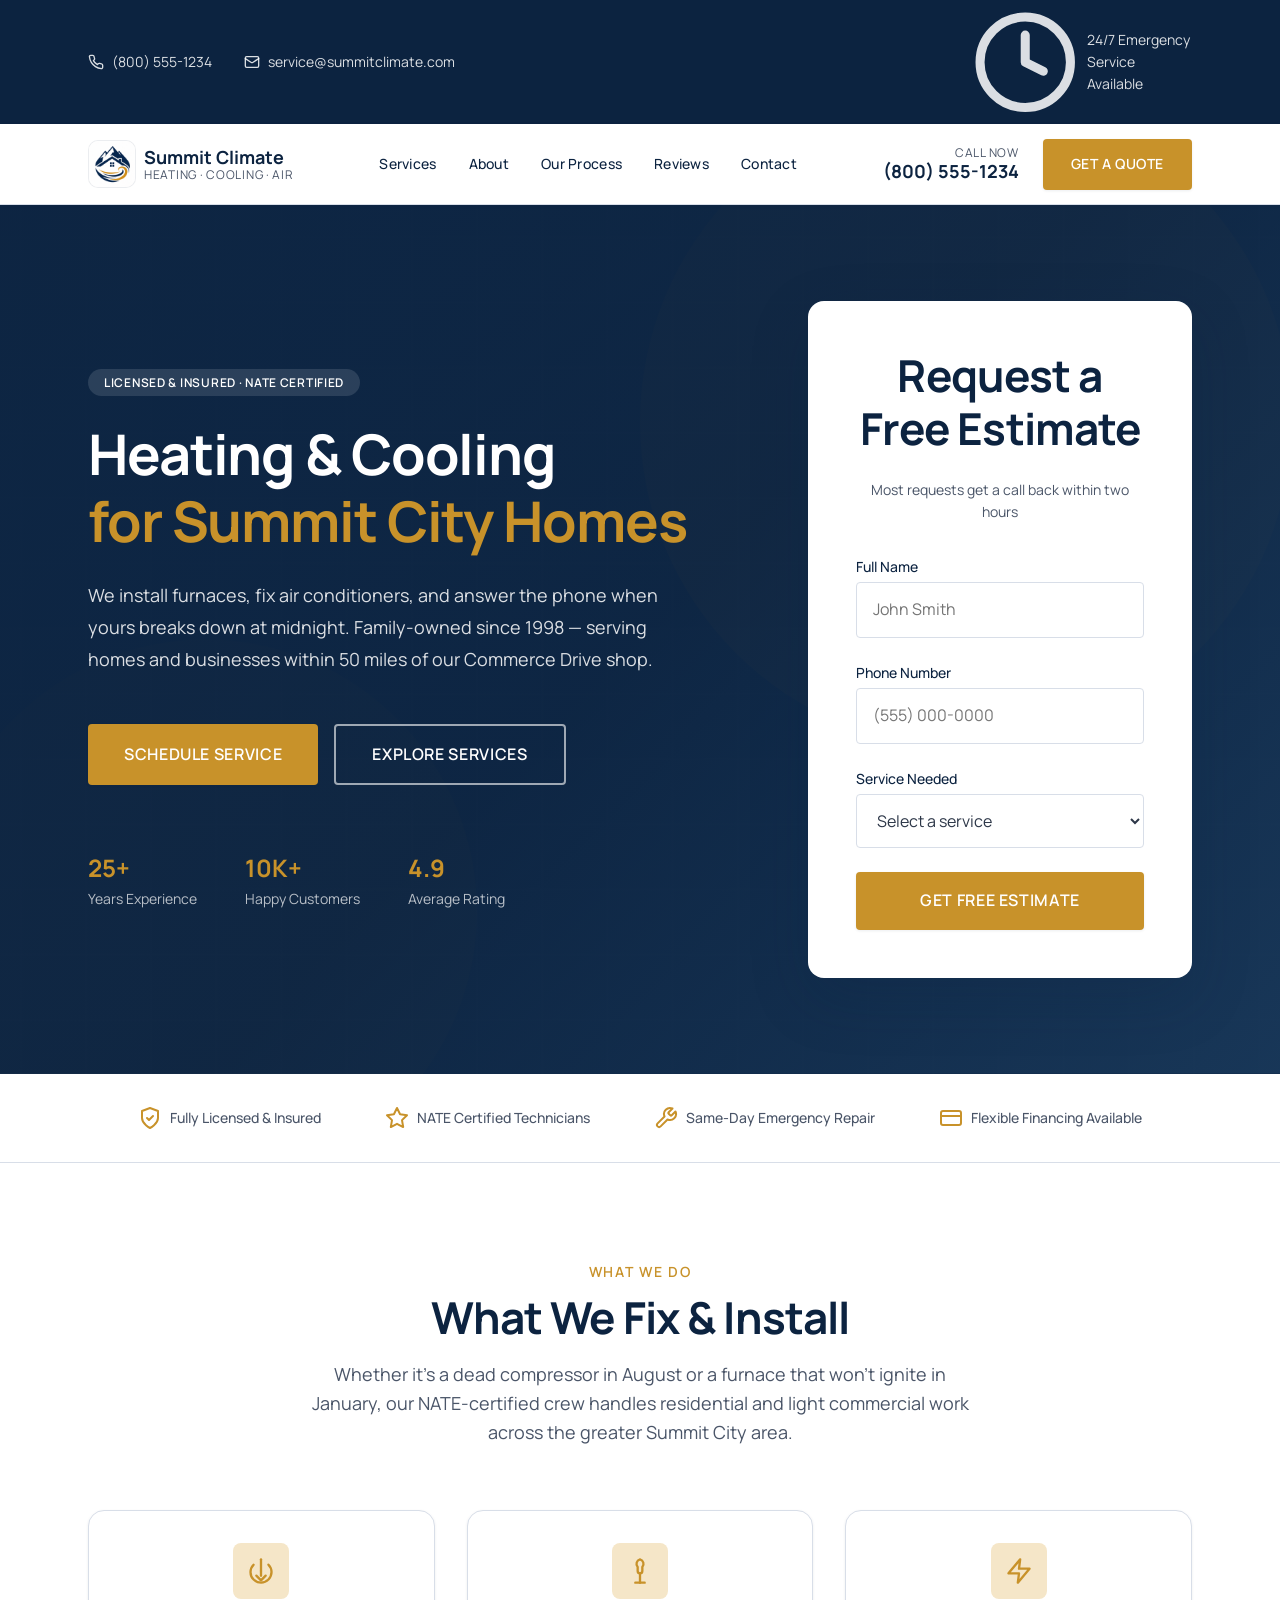
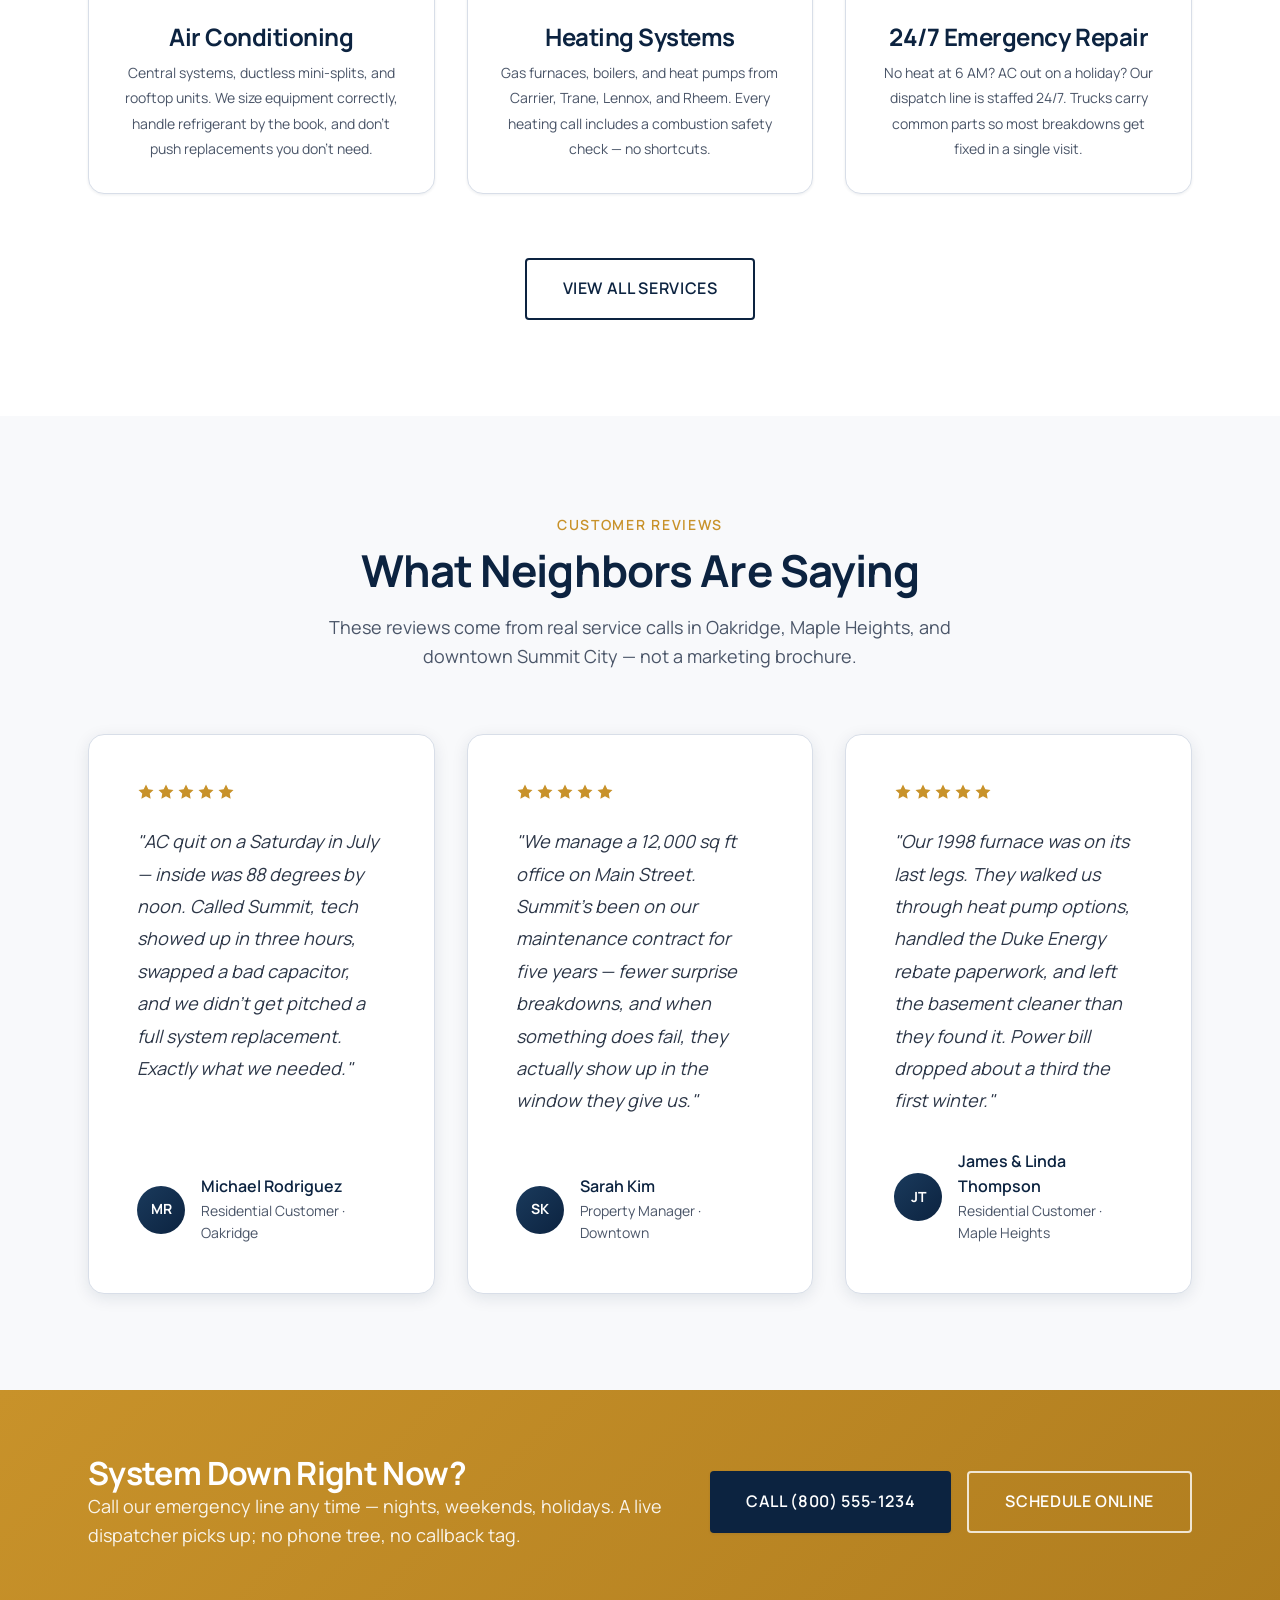
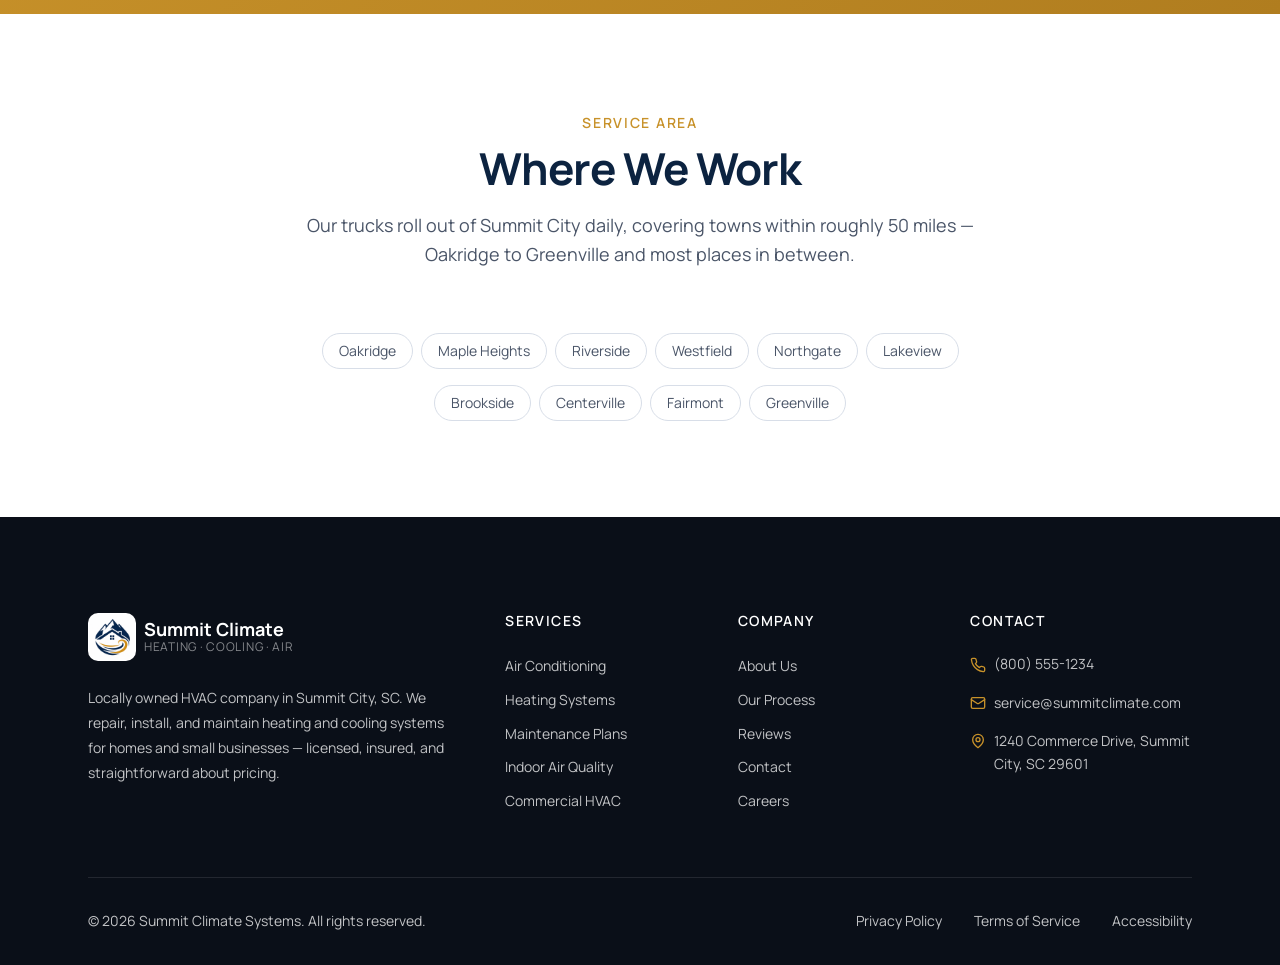
<file: index.html>
<!DOCTYPE html>
<html lang="en">
<head>
  <meta charset="UTF-8">
  <meta name="viewport" content="width=device-width, initial-scale=1.0">
  <meta name="description" content="Summit Climate Systems — licensed HVAC contractor in Summit City, SC. AC repair, furnace service, new installs, and 24/7 emergency calls. Free estimates: (800) 555-1234.">
  <meta name="robots" content="index, follow">
  <meta name="author" content="Summit Climate Systems">
  <meta name="geo.region" content="US-SC">
  <meta name="geo.placename" content="Summit City">
  <link rel="canonical" href="https://www.summitclimate.com/">
  <title>HVAC Company in Summit City, SC | Summit Climate Systems</title>
  <meta property="og:type" content="website">
  <meta property="og:site_name" content="Summit Climate Systems">
  <meta property="og:title" content="HVAC Company in Summit City, SC | Summit Climate Systems">
  <meta property="og:description" content="Licensed HVAC contractor in Summit City, SC. AC repair, furnace service, new installs, and 24/7 emergency calls.">
  <meta property="og:url" content="https://www.summitclimate.com/">
  <meta property="og:locale" content="en_US">
  <meta name="twitter:card" content="summary">
  <meta name="twitter:title" content="HVAC Company in Summit City, SC | Summit Climate Systems">
  <meta name="twitter:description" content="Licensed HVAC contractor in Summit City, SC. AC repair, furnace service, and 24/7 emergency calls.">
  <link rel="preconnect" href="https://fonts.googleapis.com">
  <link rel="preconnect" href="https://fonts.gstatic.com" crossorigin>
  <link rel="stylesheet" href="https://fonts.googleapis.com/css2?family=Manrope:wght@400;500;600;700;800&display=swap">
  <link rel="stylesheet" href="css/style.css">
</head>
<body>

  <a href="#main-content" class="skip-link">Skip to main content</a>

  <div class="top-bar">
    <div class="container top-bar__inner">
      <div class="top-bar__contact">
        <a href="tel:+18005551234" class="top-bar__link">
          <svg xmlns="http://www.w3.org/2000/svg" viewBox="0 0 24 24" fill="none" stroke="currentColor" stroke-width="2" stroke-linecap="round" stroke-linejoin="round" aria-hidden="true">
            <path d="M22 16.92v3a2 2 0 0 1-2.18 2 19.79 19.79 0 0 1-8.63-3.07 19.5 19.5 0 0 1-6-6 19.79 19.79 0 0 1-3.07-8.67A2 2 0 0 1 4.11 2h3a2 2 0 0 1 2 1.72c.127.96.361 1.903.7 2.81a2 2 0 0 1-.45 2.11L8.09 9.91a16 16 0 0 0 6 6l1.27-1.27a2 2 0 0 1 2.11-.45c.907.339 1.85.573 2.81.7A2 2 0 0 1 22 16.92z"/>
          </svg>
          (800) 555-1234
        </a>
        <a href="mailto:service@summitclimate.com" class="top-bar__link">
          <svg xmlns="http://www.w3.org/2000/svg" viewBox="0 0 24 24" fill="none" stroke="currentColor" stroke-width="2" stroke-linecap="round" stroke-linejoin="round" aria-hidden="true">
            <rect width="20" height="16" x="2" y="4" rx="2"/><path d="m22 7-8.97 5.7a1.94 1.94 0 0 1-2.06 0L2 7"/>
          </svg>
          service@summitclimate.com
        </a>
      </div>
      <span class="top-bar__hours">
        <svg xmlns="http://www.w3.org/2000/svg" viewBox="0 0 24 24" fill="none" stroke="currentColor" stroke-width="2" stroke-linecap="round" stroke-linejoin="round" aria-hidden="true">
          <circle cx="12" cy="12" r="10"/><polyline points="12 6 12 12 16 14"/>
        </svg>
        24/7 Emergency Service Available
      </span>
    </div>
  </div>

  <header class="header" role="banner">
    <div class="container header__inner">

      <a href="index.html" class="logo" aria-label="Summit Climate Systems — Home">
        <img class="logo__mark" src="assets/summit-climate-logo.png" width="48" height="48" alt="">
        <span class="logo__text">
          <span class="logo__name">Summit Climate</span>
          <span class="logo__tagline">Heating · Cooling · Air</span>
        </span>
      </a>

      <input type="checkbox" id="nav-toggle" class="nav-toggle__input" aria-hidden="true">

      <label for="nav-toggle" class="nav-toggle" aria-label="Toggle navigation menu">
        <span class="nav-toggle__bar"></span>
        <span class="nav-toggle__bar"></span>
        <span class="nav-toggle__bar"></span>
      </label>

      <nav class="nav" role="navigation" aria-label="Primary navigation">
        <ul class="nav__list">
          <li><a href="services.html" class="nav__link">Services</a></li>
          <li><a href="about.html" class="nav__link">About</a></li>
          <li><a href="process.html" class="nav__link">Our Process</a></li>
          <li><a href="index.html#testimonials" class="nav__link">Reviews</a></li>
          <li><a href="contact.html" class="nav__link">Contact</a></li>
        </ul>
        <div class="nav__cta">
          <a href="contact.html" class="btn btn--primary btn--large">Schedule Service</a>
        </div>
      </nav>

      <div class="header__actions">
        <div class="header__phone">
          <span class="header__phone-label">Call Now</span>
          <a href="tel:+18005551234" class="header__phone-number">(800) 555-1234</a>
        </div>
        <a href="contact.html" class="btn btn--primary">Get a Quote</a>
      </div>

    </div>
  </header>

  <main id="main-content">

    <section class="hero" aria-labelledby="hero-title">
      <div class="hero__background" aria-hidden="true"></div>
      <div class="container hero__content">
        <div class="hero__grid">

          <div class="hero__text">
            <span class="badge badge--dark hero__badge">Licensed &amp; Insured · NATE Certified</span>
            <h1 id="hero-title" class="hero__title">
              Heating &amp; Cooling<br>
              <span class="hero__title-accent">for Summit City Homes</span>
            </h1>
            <p class="hero__description">
              We install furnaces, fix air conditioners, and answer the phone when yours breaks
              down at midnight. Family-owned since 1998 — serving homes and businesses within
              50 miles of our Commerce Drive shop.
            </p>
            <div class="hero__actions">
              <a href="contact.html" class="btn btn--primary btn--large">Schedule Service</a>
              <a href="services.html" class="btn btn--secondary btn--large">Explore Services</a>
            </div>
            <div class="hero__trust">
              <div class="hero__trust-item">
                <span class="hero__trust-number">25+</span>
                <span class="hero__trust-label">Years Experience</span>
              </div>
              <div class="hero__trust-item">
                <span class="hero__trust-number">10K+</span>
                <span class="hero__trust-label">Happy Customers</span>
              </div>
              <div class="hero__trust-item">
                <span class="hero__trust-number">4.9</span>
                <span class="hero__trust-label">Average Rating</span>
              </div>
            </div>
          </div>

          <aside class="hero__card" aria-labelledby="hero-form-title">
            <h2 id="hero-form-title" class="hero__card-title">Request a Free Estimate</h2>
            <p class="hero__card-subtitle">Most requests get a call back within two hours</p>
            <form class="form" name="hero-estimate" action="thank-you.html" onsubmit="location.href='thank-you.html'; return false;">
              <div class="form__group">
                <label for="hero-name" class="form__label">Full Name</label>
                <input type="text" id="hero-name" name="name" class="form__input" placeholder="John Smith" required autocomplete="name">
              </div>
              <div class="form__group">
                <label for="hero-phone" class="form__label">Phone Number</label>
                <input type="tel" id="hero-phone" name="phone" class="form__input" placeholder="(555) 000-0000" required autocomplete="tel">
              </div>
              <div class="form__group">
                <label for="hero-service" class="form__label">Service Needed</label>
                <select id="hero-service" name="service" class="form__select" required>
                  <option value="" disabled selected>Select a service</option>
                  <option value="ac-repair">AC Repair</option>
                  <option value="heating">Heating Service</option>
                  <option value="installation">New Installation</option>
                  <option value="maintenance">Maintenance Plan</option>
                  <option value="air-quality">Indoor Air Quality</option>
                  <option value="emergency">Emergency Service</option>
                </select>
              </div>
              <button type="submit" class="btn btn--primary btn--large">Get Free Estimate</button>
            </form>
          </aside>

        </div>
      </div>
    </section>

    <section class="trust-bar" aria-label="Certifications and guarantees">
      <div class="container trust-bar__inner">
        <div class="trust-bar__item">
          <svg xmlns="http://www.w3.org/2000/svg" viewBox="0 0 24 24" fill="none" stroke="currentColor" stroke-width="2" stroke-linecap="round" stroke-linejoin="round" aria-hidden="true">
            <path d="M12 22s8-4 8-10V5l-8-3-8 3v7c0 6 8 10 8 10"/><path d="m9 12 2 2 4-4"/>
          </svg>
          Fully Licensed &amp; Insured
        </div>
        <div class="trust-bar__item">
          <svg xmlns="http://www.w3.org/2000/svg" viewBox="0 0 24 24" fill="none" stroke="currentColor" stroke-width="2" stroke-linecap="round" stroke-linejoin="round" aria-hidden="true">
            <polygon points="12 2 15.09 8.26 22 9.27 17 14.14 18.18 21.02 12 17.77 5.82 21.02 7 14.14 2 9.27 8.91 8.26 12 2"/>
          </svg>
          NATE Certified Technicians
        </div>
        <div class="trust-bar__item">
          <svg xmlns="http://www.w3.org/2000/svg" viewBox="0 0 24 24" fill="none" stroke="currentColor" stroke-width="2" stroke-linecap="round" stroke-linejoin="round" aria-hidden="true">
            <path d="M14.7 6.3a1 1 0 0 0 0 1.4l1.6 1.6a1 1 0 0 0 1.4 0l3.77-3.77a6 6 0 0 1-7.94 7.94l-6.91 6.91a2.12 2.12 0 0 1-3-3l6.91-6.91a6 6 0 0 1 7.94-7.94l-3.76 3.76z"/>
          </svg>
          Same-Day Emergency Repair
        </div>
        <div class="trust-bar__item">
          <svg xmlns="http://www.w3.org/2000/svg" viewBox="0 0 24 24" fill="none" stroke="currentColor" stroke-width="2" stroke-linecap="round" stroke-linejoin="round" aria-hidden="true">
            <rect width="20" height="14" x="2" y="5" rx="2"/><line x1="2" x2="22" y1="10" y2="10"/>
          </svg>
          Flexible Financing Available
        </div>
      </div>
    </section>

    <section class="section" aria-labelledby="services-preview-title">
      <div class="container">
        <header class="section__header">
          <span class="section__eyebrow">What We Do</span>
          <h2 id="services-preview-title" class="section__title">What We Fix &amp; Install</h2>
          <p class="section__description">
            Whether it's a dead compressor in August or a furnace that won't ignite in January,
            our NATE-certified crew handles residential and light commercial work across
            the greater Summit City area.
          </p>
        </header>

        <div class="grid grid--3">
          <article class="card services__card">
            <div class="card__icon">
              <svg xmlns="http://www.w3.org/2000/svg" viewBox="0 0 24 24" fill="none" stroke="currentColor" stroke-width="2" stroke-linecap="round" stroke-linejoin="round" aria-hidden="true">
                <path d="M12 2v10"/><path d="M18.4 6.6a9 9 0 1 1-12.77.01"/><path d="M12 12v4"/><path d="m8 16 4 4 4-4"/>
              </svg>
            </div>
            <h3 class="card__title">Air Conditioning</h3>
            <p class="card__text">
              Central systems, ductless mini-splits, and rooftop units. We size equipment
              correctly, handle refrigerant by the book, and don't push replacements you don't need.
            </p>
          </article>

          <article class="card services__card">
            <div class="card__icon">
              <svg xmlns="http://www.w3.org/2000/svg" viewBox="0 0 24 24" fill="none" stroke="currentColor" stroke-width="2" stroke-linecap="round" stroke-linejoin="round" aria-hidden="true">
                <path d="M12 2a4 4 0 0 0-2 6.5V12a2 2 0 0 0 2 2 2 2 0 0 0 2-2V8.5A4 4 0 0 0 12 2Z"/><path d="M12 14v8"/><path d="M8 22h8"/>
              </svg>
            </div>
            <h3 class="card__title">Heating Systems</h3>
            <p class="card__text">
              Gas furnaces, boilers, and heat pumps from Carrier, Trane, Lennox, and Rheem.
              Every heating call includes a combustion safety check — no shortcuts.
            </p>
          </article>

          <article class="card services__card">
            <div class="card__icon">
              <svg xmlns="http://www.w3.org/2000/svg" viewBox="0 0 24 24" fill="none" stroke="currentColor" stroke-width="2" stroke-linecap="round" stroke-linejoin="round" aria-hidden="true">
                <path d="M13 2 3 14h9l-1 8 10-12h-9l1-8z"/>
              </svg>
            </div>
            <h3 class="card__title">24/7 Emergency Repair</h3>
            <p class="card__text">
              No heat at 6 AM? AC out on a holiday? Our dispatch line is staffed 24/7.
              Trucks carry common parts so most breakdowns get fixed in a single visit.
            </p>
          </article>
        </div>

        <div class="services-preview__cta">
          <a href="services.html" class="btn btn--outline btn--large">View All Services</a>
        </div>
      </div>
    </section>

    <section id="testimonials" class="section section--alt" aria-labelledby="testimonials-title">
      <div class="container">
        <header class="section__header">
          <span class="section__eyebrow">Customer Reviews</span>
          <h2 id="testimonials-title" class="section__title">What Neighbors Are Saying</h2>
          <p class="section__description">
            These reviews come from real service calls in Oakridge, Maple Heights,
            and downtown Summit City — not a marketing brochure.
          </p>
        </header>

        <div class="grid grid--3">
          <blockquote class="testimonial">
            <div class="testimonial__stars" aria-label="5 out of 5 stars">
              <svg viewBox="0 0 24 24" aria-hidden="true"><polygon points="12 2 15.09 8.26 22 9.27 17 14.14 18.18 21.02 12 17.77 5.82 21.02 7 14.14 2 9.27 8.91 8.26 12 2"/></svg>
              <svg viewBox="0 0 24 24" aria-hidden="true"><polygon points="12 2 15.09 8.26 22 9.27 17 14.14 18.18 21.02 12 17.77 5.82 21.02 7 14.14 2 9.27 8.91 8.26 12 2"/></svg>
              <svg viewBox="0 0 24 24" aria-hidden="true"><polygon points="12 2 15.09 8.26 22 9.27 17 14.14 18.18 21.02 12 17.77 5.82 21.02 7 14.14 2 9.27 8.91 8.26 12 2"/></svg>
              <svg viewBox="0 0 24 24" aria-hidden="true"><polygon points="12 2 15.09 8.26 22 9.27 17 14.14 18.18 21.02 12 17.77 5.82 21.02 7 14.14 2 9.27 8.91 8.26 12 2"/></svg>
              <svg viewBox="0 0 24 24" aria-hidden="true"><polygon points="12 2 15.09 8.26 22 9.27 17 14.14 18.18 21.02 12 17.77 5.82 21.02 7 14.14 2 9.27 8.91 8.26 12 2"/></svg>
            </div>
            <p class="testimonial__quote">
              "AC quit on a Saturday in July — inside was 88 degrees by noon. Called Summit,
              tech showed up in three hours, swapped a bad capacitor, and we didn't get pitched
              a full system replacement. Exactly what we needed."
            </p>
            <footer class="testimonial__author">
              <div class="testimonial__avatar" aria-hidden="true">MR</div>
              <div>
                <cite class="testimonial__name">Michael Rodriguez</cite>
                <p class="testimonial__location">Residential Customer · Oakridge</p>
              </div>
            </footer>
          </blockquote>

          <blockquote class="testimonial">
            <div class="testimonial__stars" aria-label="5 out of 5 stars">
              <svg viewBox="0 0 24 24" aria-hidden="true"><polygon points="12 2 15.09 8.26 22 9.27 17 14.14 18.18 21.02 12 17.77 5.82 21.02 7 14.14 2 9.27 8.91 8.26 12 2"/></svg>
              <svg viewBox="0 0 24 24" aria-hidden="true"><polygon points="12 2 15.09 8.26 22 9.27 17 14.14 18.18 21.02 12 17.77 5.82 21.02 7 14.14 2 9.27 8.91 8.26 12 2"/></svg>
              <svg viewBox="0 0 24 24" aria-hidden="true"><polygon points="12 2 15.09 8.26 22 9.27 17 14.14 18.18 21.02 12 17.77 5.82 21.02 7 14.14 2 9.27 8.91 8.26 12 2"/></svg>
              <svg viewBox="0 0 24 24" aria-hidden="true"><polygon points="12 2 15.09 8.26 22 9.27 17 14.14 18.18 21.02 12 17.77 5.82 21.02 7 14.14 2 9.27 8.91 8.26 12 2"/></svg>
              <svg viewBox="0 0 24 24" aria-hidden="true"><polygon points="12 2 15.09 8.26 22 9.27 17 14.14 18.18 21.02 12 17.77 5.82 21.02 7 14.14 2 9.27 8.91 8.26 12 2"/></svg>
            </div>
            <p class="testimonial__quote">
              "We manage a 12,000 sq ft office on Main Street. Summit's been on our
              maintenance contract for five years — fewer surprise breakdowns, and when something
              does fail, they actually show up in the window they give us."
            </p>
            <footer class="testimonial__author">
              <div class="testimonial__avatar" aria-hidden="true">SK</div>
              <div>
                <cite class="testimonial__name">Sarah Kim</cite>
                <p class="testimonial__location">Property Manager · Downtown</p>
              </div>
            </footer>
          </blockquote>

          <blockquote class="testimonial">
            <div class="testimonial__stars" aria-label="5 out of 5 stars">
              <svg viewBox="0 0 24 24" aria-hidden="true"><polygon points="12 2 15.09 8.26 22 9.27 17 14.14 18.18 21.02 12 17.77 5.82 21.02 7 14.14 2 9.27 8.91 8.26 12 2"/></svg>
              <svg viewBox="0 0 24 24" aria-hidden="true"><polygon points="12 2 15.09 8.26 22 9.27 17 14.14 18.18 21.02 12 17.77 5.82 21.02 7 14.14 2 9.27 8.91 8.26 12 2"/></svg>
              <svg viewBox="0 0 24 24" aria-hidden="true"><polygon points="12 2 15.09 8.26 22 9.27 17 14.14 18.18 21.02 12 17.77 5.82 21.02 7 14.14 2 9.27 8.91 8.26 12 2"/></svg>
              <svg viewBox="0 0 24 24" aria-hidden="true"><polygon points="12 2 15.09 8.26 22 9.27 17 14.14 18.18 21.02 12 17.77 5.82 21.02 7 14.14 2 9.27 8.91 8.26 12 2"/></svg>
              <svg viewBox="0 0 24 24" aria-hidden="true"><polygon points="12 2 15.09 8.26 22 9.27 17 14.14 18.18 21.02 12 17.77 5.82 21.02 7 14.14 2 9.27 8.91 8.26 12 2"/></svg>
            </div>
            <p class="testimonial__quote">
              "Our 1998 furnace was on its last legs. They walked us through heat pump options,
              handled the Duke Energy rebate paperwork, and left the basement cleaner than they
              found it. Power bill dropped about a third the first winter."
            </p>
            <footer class="testimonial__author">
              <div class="testimonial__avatar" aria-hidden="true">JT</div>
              <div>
                <cite class="testimonial__name">James &amp; Linda Thompson</cite>
                <p class="testimonial__location">Residential Customer · Maple Heights</p>
              </div>
            </footer>
          </blockquote>
        </div>
      </div>
    </section>

    <section class="cta-banner" aria-labelledby="cta-title">
      <div class="container cta-banner__inner">
        <div class="cta-banner__content">
          <h2 id="cta-title" class="cta-banner__title">System Down Right Now?</h2>
          <p class="cta-banner__text">
            Call our emergency line any time — nights, weekends, holidays.
            A live dispatcher picks up; no phone tree, no callback tag.
          </p>
        </div>
        <div class="cta-banner__actions">
          <a href="tel:+18005551234" class="btn btn--primary btn--large">Call (800) 555-1234</a>
          <a href="contact.html" class="btn btn--secondary btn--large">Schedule Online</a>
        </div>
      </div>
    </section>

    <section class="section" aria-labelledby="service-area-title">
      <div class="container container--narrow">
        <header class="section__header">
          <span class="section__eyebrow">Service Area</span>
          <h2 id="service-area-title" class="section__title">Where We Work</h2>
          <p class="section__description">
            Our trucks roll out of Summit City daily, covering towns within roughly
            50 miles — Oakridge to Greenville and most places in between.
          </p>
        </header>
        <ul class="service-area__list">
          <li><span class="service-area__tag">Oakridge</span></li>
          <li><span class="service-area__tag">Maple Heights</span></li>
          <li><span class="service-area__tag">Riverside</span></li>
          <li><span class="service-area__tag">Westfield</span></li>
          <li><span class="service-area__tag">Northgate</span></li>
          <li><span class="service-area__tag">Lakeview</span></li>
          <li><span class="service-area__tag">Brookside</span></li>
          <li><span class="service-area__tag">Centerville</span></li>
          <li><span class="service-area__tag">Fairmont</span></li>
          <li><span class="service-area__tag">Greenville</span></li>
        </ul>
      </div>
    </section>

  </main>

  <footer class="footer" role="contentinfo">
    <div class="container">
      <div class="footer__grid">

        <div class="footer__brand">
          <a href="index.html" class="logo" aria-label="Summit Climate Systems — Home">
            <img class="logo__mark" src="assets/summit-climate-logo.png" width="48" height="48" alt="">
            <span class="logo__text">
              <span class="logo__name">Summit Climate</span>
              <span class="logo__tagline">Heating · Cooling · Air</span>
            </span>
          </a>
          <p class="footer__about">
            Locally owned HVAC company in Summit City, SC. We repair, install, and maintain
            heating and cooling systems for homes and small businesses — licensed, insured,
            and straightforward about pricing.
          </p>
        </div>

        <nav aria-label="Footer services navigation">
          <h3 class="footer__heading">Services</h3>
          <ul class="footer__links">
            <li><a href="services.html#air-conditioning" class="footer__link">Air Conditioning</a></li>
            <li><a href="services.html#heating" class="footer__link">Heating Systems</a></li>
            <li><a href="services.html#maintenance" class="footer__link">Maintenance Plans</a></li>
            <li><a href="services.html#air-quality" class="footer__link">Indoor Air Quality</a></li>
            <li><a href="services.html#commercial" class="footer__link">Commercial HVAC</a></li>
          </ul>
        </nav>

        <nav aria-label="Footer company navigation">
          <h3 class="footer__heading">Company</h3>
          <ul class="footer__links">
            <li><a href="about.html" class="footer__link">About Us</a></li>
            <li><a href="process.html" class="footer__link">Our Process</a></li>
            <li><a href="index.html#testimonials" class="footer__link">Reviews</a></li>
            <li><a href="contact.html" class="footer__link">Contact</a></li>
            <li><a href="#" class="footer__link">Careers</a></li>
          </ul>
        </nav>

        <div>
          <h3 class="footer__heading">Contact</h3>
          <div class="footer__contact-item">
            <svg xmlns="http://www.w3.org/2000/svg" viewBox="0 0 24 24" fill="none" stroke="currentColor" stroke-width="2" stroke-linecap="round" stroke-linejoin="round" aria-hidden="true">
              <path d="M22 16.92v3a2 2 0 0 1-2.18 2 19.79 19.79 0 0 1-8.63-3.07 19.5 19.5 0 0 1-6-6 19.79 19.79 0 0 1-3.07-8.67A2 2 0 0 1 4.11 2h3a2 2 0 0 1 2 1.72c.127.96.361 1.903.7 2.81a2 2 0 0 1-.45 2.11L8.09 9.91a16 16 0 0 0 6 6l1.27-1.27a2 2 0 0 1 2.11-.45c.907.339 1.85.573 2.81.7A2 2 0 0 1 22 16.92z"/>
            </svg>
            <a href="tel:+18005551234" class="footer__link">(800) 555-1234</a>
          </div>
          <div class="footer__contact-item">
            <svg xmlns="http://www.w3.org/2000/svg" viewBox="0 0 24 24" fill="none" stroke="currentColor" stroke-width="2" stroke-linecap="round" stroke-linejoin="round" aria-hidden="true">
              <rect width="20" height="16" x="2" y="4" rx="2"/><path d="m22 7-8.97 5.7a1.94 1.94 0 0 1-2.06 0L2 7"/>
            </svg>
            <a href="mailto:service@summitclimate.com" class="footer__link">service@summitclimate.com</a>
          </div>
          <div class="footer__contact-item">
            <svg xmlns="http://www.w3.org/2000/svg" viewBox="0 0 24 24" fill="none" stroke="currentColor" stroke-width="2" stroke-linecap="round" stroke-linejoin="round" aria-hidden="true">
              <path d="M20 10c0 6-8 12-8 12s-8-6-8-12a8 8 0 0 1 16 0Z"/><circle cx="12" cy="10" r="3"/>
            </svg>
            <span>1240 Commerce Drive, Summit City, SC 29601</span>
          </div>
        </div>

      </div>

      <div class="footer__bottom">
        <p>&copy; 2026 Summit Climate Systems. All rights reserved.</p>
        <nav class="footer__legal" aria-label="Legal links">
          <a href="#" class="footer__legal-link">Privacy Policy</a>
          <a href="#" class="footer__legal-link">Terms of Service</a>
          <a href="#" class="footer__legal-link">Accessibility</a>
        </nav>
      </div>
    </div>
  </footer>

  <script type="application/ld+json">
  {
    "@context": "https://schema.org",
    "@type": "HVACBusiness",
    "@id": "https://www.summitclimate.com/#business",
    "name": "Summit Climate Systems",
    "url": "https://www.summitclimate.com/",
    "telephone": "+18005551234",
    "email": "service@summitclimate.com",
    "description": "Licensed HVAC contractor serving Summit City, SC and surrounding communities. AC repair, heating service, installation, and 24/7 emergency repair.",
    "address": {
      "@type": "PostalAddress",
      "streetAddress": "1240 Commerce Drive",
      "addressLocality": "Summit City",
      "addressRegion": "SC",
      "postalCode": "29601",
      "addressCountry": "US"
    },
    "geo": {
      "@type": "GeoCoordinates",
      "latitude": 34.8526,
      "longitude": -82.3940
    },
    "areaServed": {
      "@type": "GeoCircle",
      "geoMidpoint": {
        "@type": "GeoCoordinates",
        "latitude": 34.8526,
        "longitude": -82.3940
      },
      "geoRadius": "80467"
    },
    "openingHoursSpecification": [
      {
        "@type": "OpeningHoursSpecification",
        "dayOfWeek": ["Monday", "Tuesday", "Wednesday", "Thursday", "Friday"],
        "opens": "07:00",
        "closes": "19:00"
      },
      {
        "@type": "OpeningHoursSpecification",
        "dayOfWeek": "Saturday",
        "opens": "08:00",
        "closes": "17:00"
      }
    ],
    "priceRange": "$$",
    "aggregateRating": {
      "@type": "AggregateRating",
      "ratingValue": "4.9",
      "reviewCount": "847",
      "bestRating": "5"
    },
    "sameAs": []
  }
  </script>

</body>
</html>
</file>
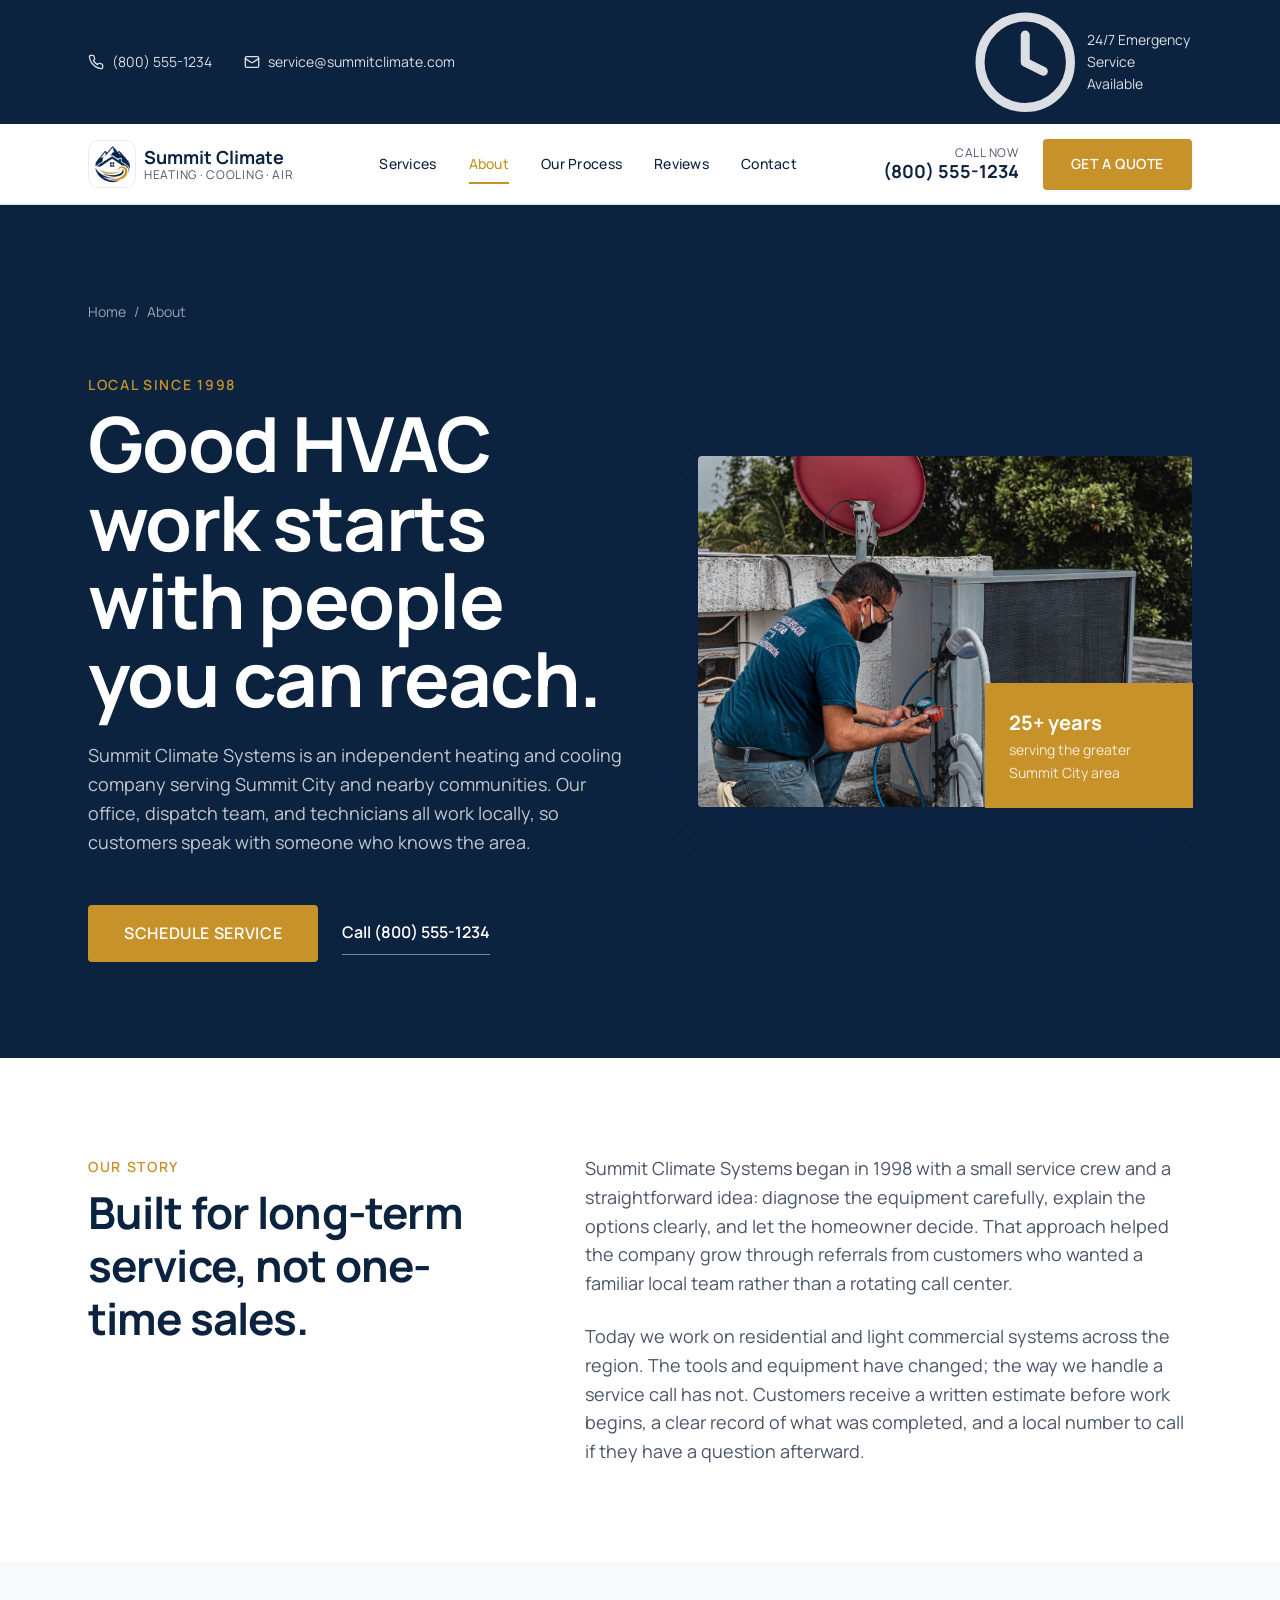
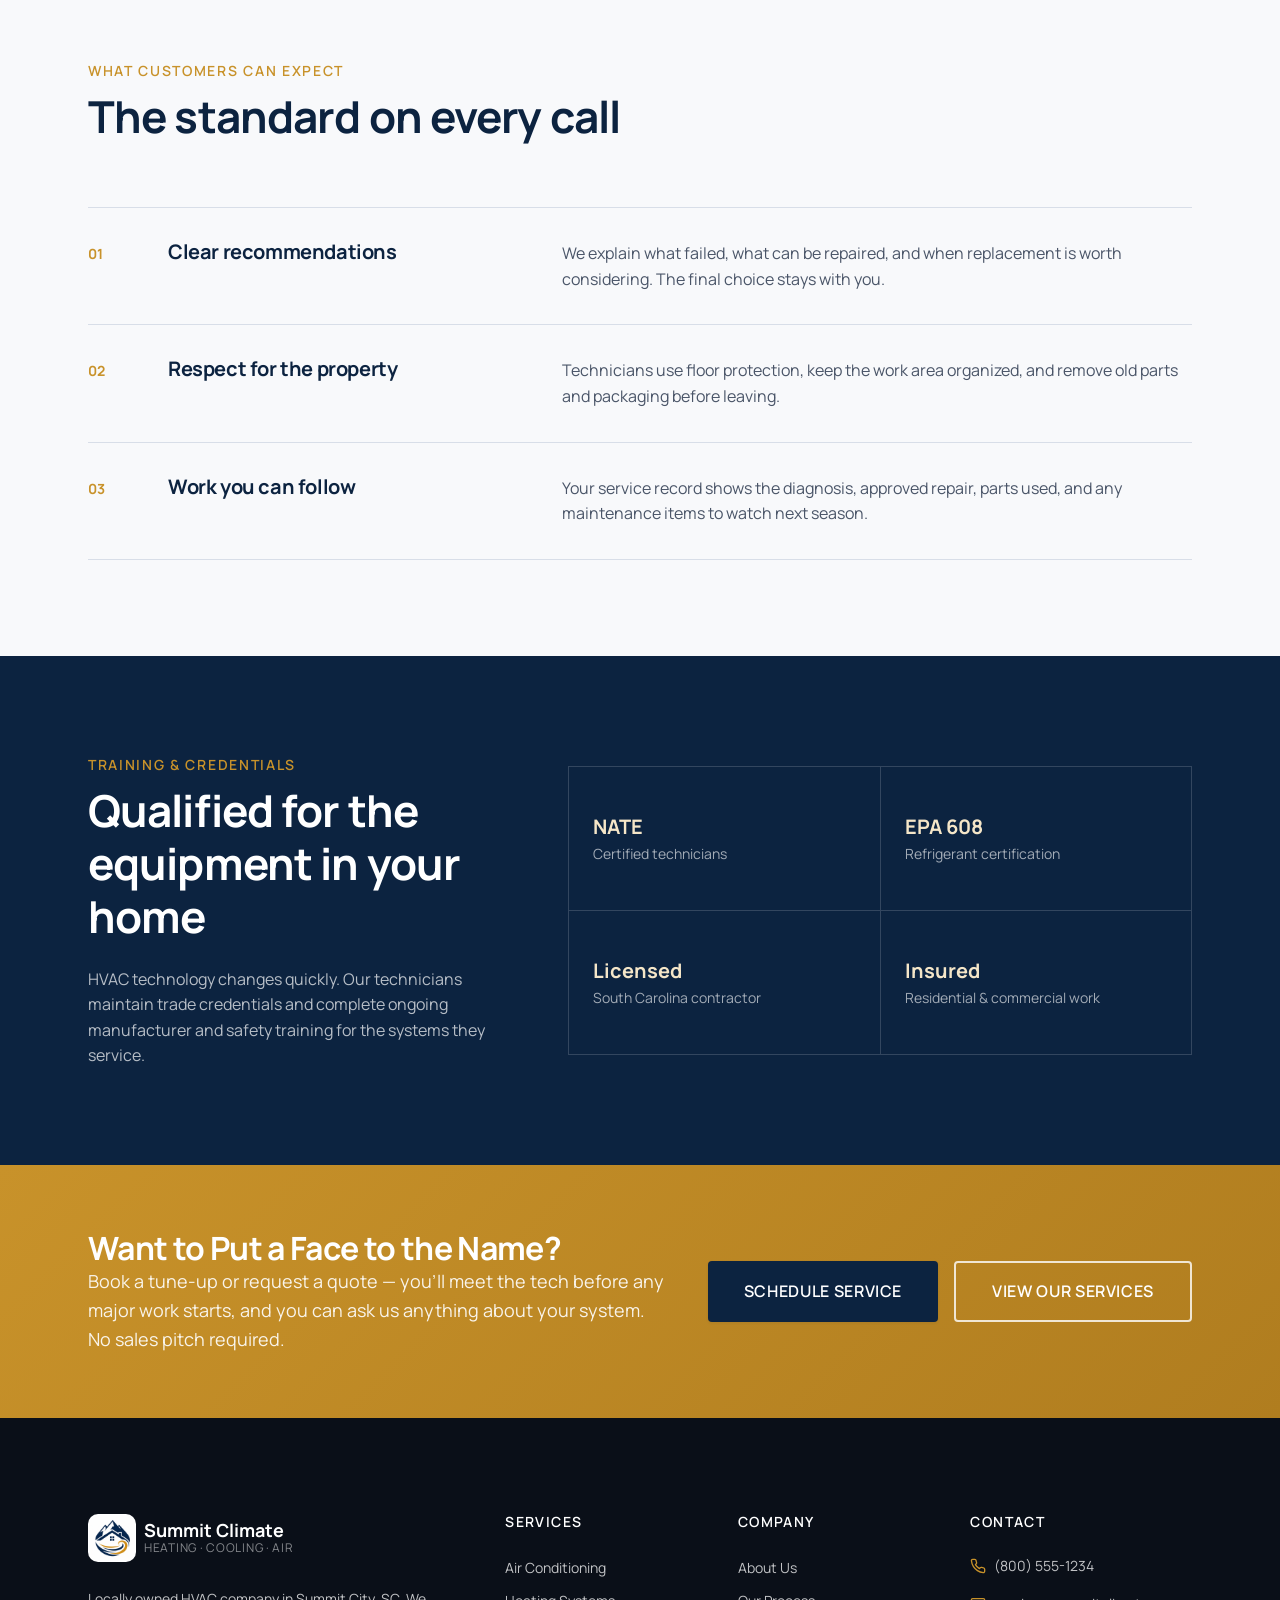
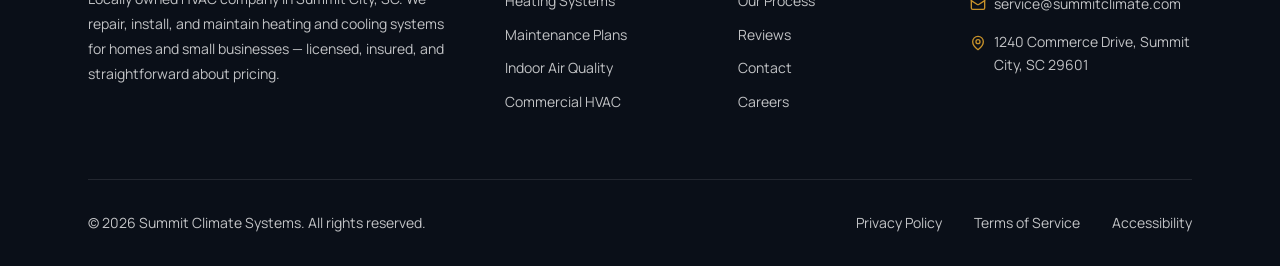
<file: about.html>
<!DOCTYPE html>
<html lang="en">
<head>
  <meta charset="UTF-8">
  <meta name="viewport" content="width=device-width, initial-scale=1.0">
  <meta name="description" content="Independent HVAC company serving Summit City since 1998. Meet the local team behind our heating, cooling, and emergency service calls.">
  <meta name="robots" content="index, follow">
  <link rel="canonical" href="https://www.summitclimate.com/about.html">
  <title>About Summit Climate Systems | Local HVAC Since 1998</title>
  <meta property="og:type" content="website">
  <meta property="og:site_name" content="Summit Climate Systems">
  <meta property="og:title" content="About Summit Climate Systems | Local HVAC Since 1998">
  <meta property="og:description" content="Independent HVAC company serving Summit City since 1998. Meet the local team behind our heating, cooling, and emergency service calls.">
  <meta property="og:url" content="https://www.summitclimate.com/about.html">
  <meta property="og:locale" content="en_US">
  <meta name="twitter:card" content="summary">
  <meta name="twitter:title" content="About Summit Climate Systems | Local HVAC Since 1998">
  <meta name="twitter:description" content="Independent HVAC company serving Summit City since 1998. Local technicians, clear estimates, and ongoing support.">
  <link rel="preconnect" href="https://fonts.googleapis.com">
  <link rel="preconnect" href="https://fonts.gstatic.com" crossorigin>
  <link rel="stylesheet" href="https://fonts.googleapis.com/css2?family=Manrope:wght@400;500;600;700;800&display=swap">
  <link rel="stylesheet" href="css/style.css">
</head>
<body>

  <a href="#main-content" class="skip-link">Skip to main content</a>

  <div class="top-bar">
    <div class="container top-bar__inner">
      <div class="top-bar__contact">
        <a href="tel:+18005551234" class="top-bar__link">
          <svg xmlns="http://www.w3.org/2000/svg" viewBox="0 0 24 24" fill="none" stroke="currentColor" stroke-width="2" stroke-linecap="round" stroke-linejoin="round" aria-hidden="true">
            <path d="M22 16.92v3a2 2 0 0 1-2.18 2 19.79 19.79 0 0 1-8.63-3.07 19.5 19.5 0 0 1-6-6 19.79 19.79 0 0 1-3.07-8.67A2 2 0 0 1 4.11 2h3a2 2 0 0 1 2 1.72c.127.96.361 1.903.7 2.81a2 2 0 0 1-.45 2.11L8.09 9.91a16 16 0 0 0 6 6l1.27-1.27a2 2 0 0 1 2.11-.45c.907.339 1.85.573 2.81.7A2 2 0 0 1 22 16.92z"/>
          </svg>
          (800) 555-1234
        </a>
        <a href="mailto:service@summitclimate.com" class="top-bar__link">
          <svg xmlns="http://www.w3.org/2000/svg" viewBox="0 0 24 24" fill="none" stroke="currentColor" stroke-width="2" stroke-linecap="round" stroke-linejoin="round" aria-hidden="true">
            <rect width="20" height="16" x="2" y="4" rx="2"/><path d="m22 7-8.97 5.7a1.94 1.94 0 0 1-2.06 0L2 7"/>
          </svg>
          service@summitclimate.com
        </a>
      </div>
      <span class="top-bar__hours">
        <svg xmlns="http://www.w3.org/2000/svg" viewBox="0 0 24 24" fill="none" stroke="currentColor" stroke-width="2" stroke-linecap="round" stroke-linejoin="round" aria-hidden="true">
          <circle cx="12" cy="12" r="10"/><polyline points="12 6 12 12 16 14"/>
        </svg>
        24/7 Emergency Service Available
      </span>
    </div>
  </div>

  <header class="header" role="banner">
    <div class="container header__inner">

      <a href="index.html" class="logo" aria-label="Summit Climate Systems — Home">
        <img class="logo__mark" src="assets/summit-climate-logo.png" width="48" height="48" alt="">
        <span class="logo__text">
          <span class="logo__name">Summit Climate</span>
          <span class="logo__tagline">Heating · Cooling · Air</span>
        </span>
      </a>

      <input type="checkbox" id="nav-toggle" class="nav-toggle__input" aria-hidden="true">

      <label for="nav-toggle" class="nav-toggle" aria-label="Toggle navigation menu">
        <span class="nav-toggle__bar"></span>
        <span class="nav-toggle__bar"></span>
        <span class="nav-toggle__bar"></span>
      </label>

      <nav class="nav" role="navigation" aria-label="Primary navigation">
        <ul class="nav__list">
          <li><a href="services.html" class="nav__link">Services</a></li>
          <li><a href="about.html" class="nav__link nav__link--active" aria-current="page">About</a></li>
          <li><a href="process.html" class="nav__link">Our Process</a></li>
          <li><a href="index.html#testimonials" class="nav__link">Reviews</a></li>
          <li><a href="contact.html" class="nav__link">Contact</a></li>
        </ul>
        <div class="nav__cta">
          <a href="contact.html" class="btn btn--primary btn--large">Schedule Service</a>
        </div>
      </nav>

      <div class="header__actions">
        <div class="header__phone">
          <span class="header__phone-label">Call Now</span>
          <a href="tel:+18005551234" class="header__phone-number">(800) 555-1234</a>
        </div>
        <a href="contact.html" class="btn btn--primary">Get a Quote</a>
      </div>

    </div>
  </header>

  <main id="main-content">

    <section class="about-hero" aria-labelledby="page-title">
      <div class="container about-hero__grid">
        <div class="about-hero__content">
          <nav class="about-hero__breadcrumb" aria-label="Breadcrumb">
            <a href="index.html">Home</a>
            <span aria-hidden="true">/</span>
            <span aria-current="page">About</span>
          </nav>
          <span class="section__eyebrow">Local since 1998</span>
          <h1 id="page-title" class="about-hero__title">Good HVAC work starts with people you can reach.</h1>
          <p class="about-hero__text">
            Summit Climate Systems is an independent heating and cooling company serving
            Summit City and nearby communities. Our office, dispatch team, and technicians
            all work locally, so customers speak with someone who knows the area.
          </p>
          <div class="about-hero__actions">
            <a href="contact.html" class="btn btn--primary btn--large">Schedule Service</a>
            <a href="tel:+18005551234" class="about-hero__phone">Call (800) 555-1234</a>
          </div>
        </div>
        <figure class="about-hero__visual">
          <div class="about-hero__scene" role="img" aria-label="HVAC service van outside a Summit City home">
            <img src="assets/about-hero-visual.jpg" alt="HVAC service van outside a Summit City home">
          </div>
          <figcaption class="about-hero__caption">
            <strong>25+ years</strong>
            <span>serving the greater Summit City area</span>
          </figcaption>
        </figure>
      </div>
    </section>

    <section class="about-story" aria-labelledby="about-title">
      <div class="container about-story__grid">
        <div class="about-story__heading">
          <span class="section__eyebrow">Our story</span>
          <h2 id="about-title">Built for long-term service, not one-time sales.</h2>
        </div>
        <div class="about-story__copy">
          <p>
            Summit Climate Systems began in 1998 with a small service crew and a straightforward
            idea: diagnose the equipment carefully, explain the options clearly, and let the
            homeowner decide. That approach helped the company grow through referrals from
            customers who wanted a familiar local team rather than a rotating call center.
          </p>
          <p>
            Today we work on residential and light commercial systems across the region.
            The tools and equipment have changed; the way we handle a service call has not.
            Customers receive a written estimate before work begins, a clear record of what
            was completed, and a local number to call if they have a question afterward.
          </p>
        </div>
      </div>
    </section>

    <section class="about-principles" aria-labelledby="principles-title">
      <div class="container">
        <div class="about-principles__header">
          <span class="section__eyebrow">What customers can expect</span>
          <h2 id="principles-title">The standard on every call</h2>
        </div>
        <div class="about-principles__list">
          <article class="about-principle">
            <span class="about-principle__number">01</span>
            <h3>Clear recommendations</h3>
            <p>We explain what failed, what can be repaired, and when replacement is worth considering. The final choice stays with you.</p>
          </article>
          <article class="about-principle">
            <span class="about-principle__number">02</span>
            <h3>Respect for the property</h3>
            <p>Technicians use floor protection, keep the work area organized, and remove old parts and packaging before leaving.</p>
          </article>
          <article class="about-principle">
            <span class="about-principle__number">03</span>
            <h3>Work you can follow</h3>
            <p>Your service record shows the diagnosis, approved repair, parts used, and any maintenance items to watch next season.</p>
          </article>
        </div>
      </div>
    </section>

    <section class="about-credentials" aria-labelledby="certifications-title">
      <div class="container about-credentials__grid">
        <div>
          <span class="section__eyebrow">Training &amp; credentials</span>
          <h2 id="certifications-title">Qualified for the equipment in your home</h2>
          <p>
            HVAC technology changes quickly. Our technicians maintain trade credentials
            and complete ongoing manufacturer and safety training for the systems they service.
          </p>
        </div>
        <ul class="about-credentials__list">
          <li><strong>NATE</strong><span>Certified technicians</span></li>
          <li><strong>EPA 608</strong><span>Refrigerant certification</span></li>
          <li><strong>Licensed</strong><span>South Carolina contractor</span></li>
          <li><strong>Insured</strong><span>Residential &amp; commercial work</span></li>
        </ul>
      </div>
    </section>

    <section class="cta-banner" aria-labelledby="about-cta-title">
      <div class="container cta-banner__inner">
        <div class="cta-banner__content">
          <h2 id="about-cta-title" class="cta-banner__title">Want to Put a Face to the Name?</h2>
          <p class="cta-banner__text">
            Book a tune-up or request a quote — you'll meet the tech before any major
            work starts, and you can ask us anything about your system. No sales pitch required.
          </p>
        </div>
        <div class="cta-banner__actions">
          <a href="contact.html" class="btn btn--primary btn--large">Schedule Service</a>
          <a href="services.html" class="btn btn--secondary btn--large">View Our Services</a>
        </div>
      </div>
    </section>

  </main>

  <footer class="footer" role="contentinfo">
    <div class="container">
      <div class="footer__grid">

        <div class="footer__brand">
          <a href="index.html" class="logo" aria-label="Summit Climate Systems — Home">
            <img class="logo__mark" src="assets/summit-climate-logo.png" width="48" height="48" alt="">
            <span class="logo__text">
              <span class="logo__name">Summit Climate</span>
              <span class="logo__tagline">Heating · Cooling · Air</span>
            </span>
          </a>
          <p class="footer__about">
            Locally owned HVAC company in Summit City, SC. We repair, install, and maintain
            heating and cooling systems for homes and small businesses — licensed, insured,
            and straightforward about pricing.
          </p>
        </div>

        <nav aria-label="Footer services navigation">
          <h3 class="footer__heading">Services</h3>
          <ul class="footer__links">
            <li><a href="services.html#air-conditioning" class="footer__link">Air Conditioning</a></li>
            <li><a href="services.html#heating" class="footer__link">Heating Systems</a></li>
            <li><a href="services.html#maintenance" class="footer__link">Maintenance Plans</a></li>
            <li><a href="services.html#air-quality" class="footer__link">Indoor Air Quality</a></li>
            <li><a href="services.html#commercial" class="footer__link">Commercial HVAC</a></li>
          </ul>
        </nav>

        <nav aria-label="Footer company navigation">
          <h3 class="footer__heading">Company</h3>
          <ul class="footer__links">
            <li><a href="about.html" class="footer__link">About Us</a></li>
            <li><a href="process.html" class="footer__link">Our Process</a></li>
            <li><a href="index.html#testimonials" class="footer__link">Reviews</a></li>
            <li><a href="contact.html" class="footer__link">Contact</a></li>
            <li><a href="#" class="footer__link">Careers</a></li>
          </ul>
        </nav>

        <div>
          <h3 class="footer__heading">Contact</h3>
          <div class="footer__contact-item">
            <svg xmlns="http://www.w3.org/2000/svg" viewBox="0 0 24 24" fill="none" stroke="currentColor" stroke-width="2" stroke-linecap="round" stroke-linejoin="round" aria-hidden="true">
              <path d="M22 16.92v3a2 2 0 0 1-2.18 2 19.79 19.79 0 0 1-8.63-3.07 19.5 19.5 0 0 1-6-6 19.79 19.79 0 0 1-3.07-8.67A2 2 0 0 1 4.11 2h3a2 2 0 0 1 2 1.72c.127.96.361 1.903.7 2.81a2 2 0 0 1-.45 2.11L8.09 9.91a16 16 0 0 0 6 6l1.27-1.27a2 2 0 0 1 2.11-.45c.907.339 1.85.573 2.81.7A2 2 0 0 1 22 16.92z"/>
            </svg>
            <a href="tel:+18005551234" class="footer__link">(800) 555-1234</a>
          </div>
          <div class="footer__contact-item">
            <svg xmlns="http://www.w3.org/2000/svg" viewBox="0 0 24 24" fill="none" stroke="currentColor" stroke-width="2" stroke-linecap="round" stroke-linejoin="round" aria-hidden="true">
              <rect width="20" height="16" x="2" y="4" rx="2"/><path d="m22 7-8.97 5.7a1.94 1.94 0 0 1-2.06 0L2 7"/>
            </svg>
            <a href="mailto:service@summitclimate.com" class="footer__link">service@summitclimate.com</a>
          </div>
          <div class="footer__contact-item">
            <svg xmlns="http://www.w3.org/2000/svg" viewBox="0 0 24 24" fill="none" stroke="currentColor" stroke-width="2" stroke-linecap="round" stroke-linejoin="round" aria-hidden="true">
              <path d="M20 10c0 6-8 12-8 12s-8-6-8-12a8 8 0 0 1 16 0Z"/><circle cx="12" cy="10" r="3"/>
            </svg>
            <span>1240 Commerce Drive, Summit City, SC 29601</span>
          </div>
        </div>

      </div>

      <div class="footer__bottom">
        <p>&copy; 2026 Summit Climate Systems. All rights reserved.</p>
        <nav class="footer__legal" aria-label="Legal links">
          <a href="#" class="footer__legal-link">Privacy Policy</a>
          <a href="#" class="footer__legal-link">Terms of Service</a>
          <a href="#" class="footer__legal-link">Accessibility</a>
        </nav>
      </div>
    </div>
  </footer>

  <script type="application/ld+json">
  {
    "@context": "https://schema.org",
    "@type": "BreadcrumbList",
    "itemListElement": [
      { "@type": "ListItem", "position": 1, "name": "Home", "item": "https://www.summitclimate.com/" },
      { "@type": "ListItem", "position": 2, "name": "About", "item": "https://www.summitclimate.com/about.html" }
    ]
  }
  </script>
  <script type="application/ld+json">
  {
    "@context": "https://schema.org",
    "@type": "Organization",
    "name": "Summit Climate Systems",
    "foundingDate": "1998",
    "url": "https://www.summitclimate.com/",
    "description": "Family-owned HVAC contractor serving Summit City, SC since 1998.",
    "address": {
      "@type": "PostalAddress",
      "streetAddress": "1240 Commerce Drive",
      "addressLocality": "Summit City",
      "addressRegion": "SC",
      "postalCode": "29601",
      "addressCountry": "US"
    },
    "telephone": "+18005551234",
    "email": "service@summitclimate.com"
  }
  </script>

</body>
</html>
</file>
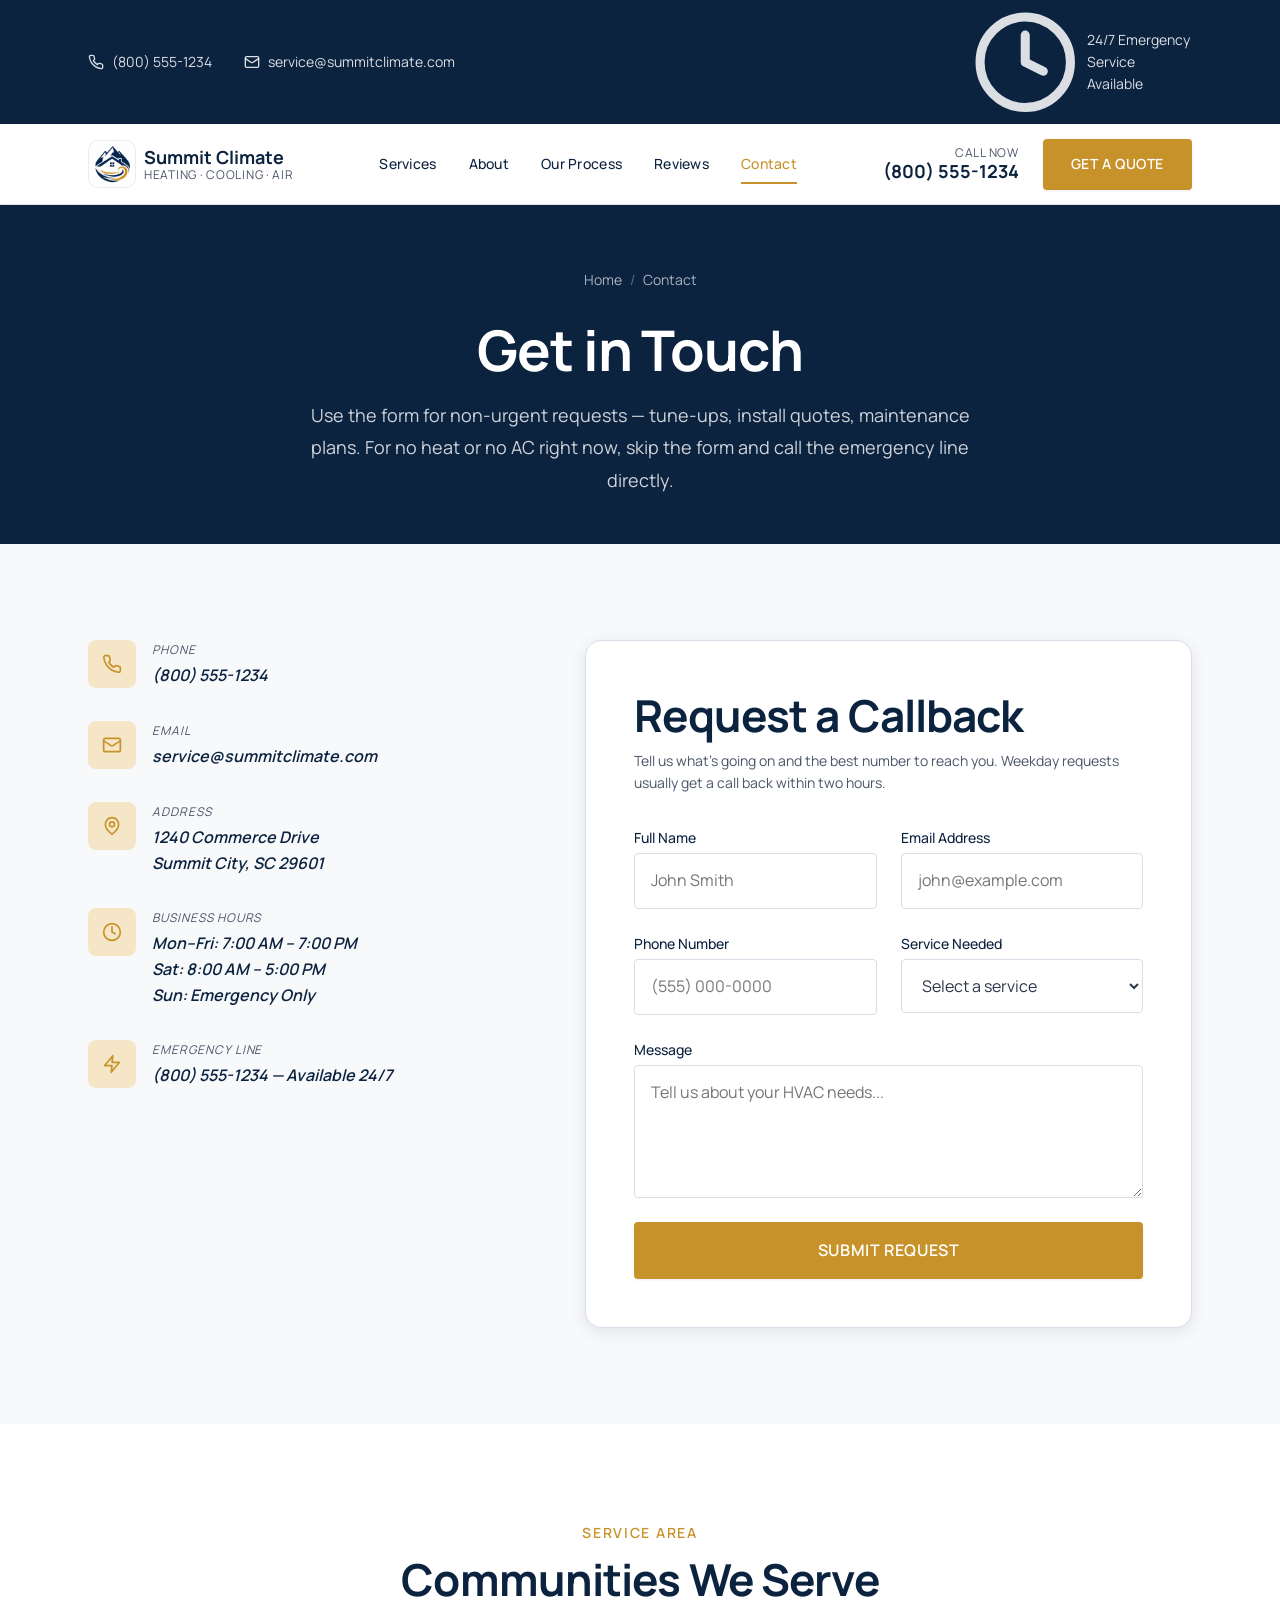
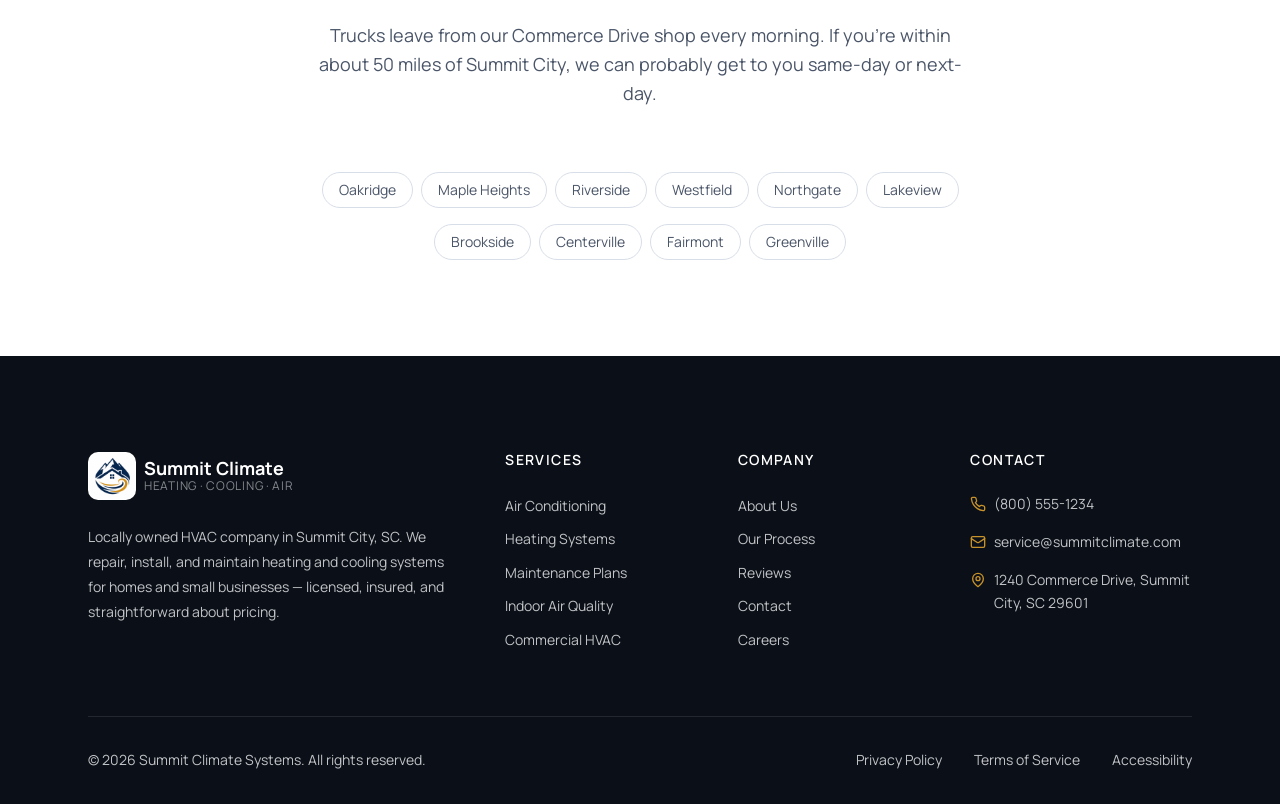
<file: contact.html>
<!DOCTYPE html>
<html lang="en">
<head>
  <meta charset="UTF-8">
  <meta name="viewport" content="width=device-width, initial-scale=1.0">
  <meta name="description" content="Book HVAC service in Summit City, SC. Call (800) 555-1234 or use our online form. Office open Mon–Sat, 24/7 emergency line. 1240 Commerce Drive, Summit City.">
  <meta name="robots" content="index, follow">
  <link rel="canonical" href="https://www.summitclimate.com/contact.html">
  <title>Contact Summit Climate Systems | Schedule HVAC Service</title>
  <meta property="og:type" content="website">
  <meta property="og:site_name" content="Summit Climate Systems">
  <meta property="og:title" content="Contact Summit Climate Systems | Schedule HVAC Service">
  <meta property="og:description" content="Book AC or heating service in Summit City, SC. Call (800) 555-1234 or request a quote online.">
  <meta property="og:url" content="https://www.summitclimate.com/contact.html">
  <meta property="og:locale" content="en_US">
  <meta name="twitter:card" content="summary">
  <meta name="twitter:title" content="Contact Summit Climate Systems | Schedule HVAC Service">
  <meta name="twitter:description" content="Book AC or heating service in Summit City, SC. Office Mon–Sat, 24/7 emergency line.">
  <link rel="preconnect" href="https://fonts.googleapis.com">
  <link rel="preconnect" href="https://fonts.gstatic.com" crossorigin>
  <link rel="stylesheet" href="https://fonts.googleapis.com/css2?family=Manrope:wght@400;500;600;700;800&display=swap">
  <link rel="stylesheet" href="css/style.css">
</head>
<body>

  <a href="#main-content" class="skip-link">Skip to main content</a>

  <div class="top-bar">
    <div class="container top-bar__inner">
      <div class="top-bar__contact">
        <a href="tel:+18005551234" class="top-bar__link">
          <svg xmlns="http://www.w3.org/2000/svg" viewBox="0 0 24 24" fill="none" stroke="currentColor" stroke-width="2" stroke-linecap="round" stroke-linejoin="round" aria-hidden="true">
            <path d="M22 16.92v3a2 2 0 0 1-2.18 2 19.79 19.79 0 0 1-8.63-3.07 19.5 19.5 0 0 1-6-6 19.79 19.79 0 0 1-3.07-8.67A2 2 0 0 1 4.11 2h3a2 2 0 0 1 2 1.72c.127.96.361 1.903.7 2.81a2 2 0 0 1-.45 2.11L8.09 9.91a16 16 0 0 0 6 6l1.27-1.27a2 2 0 0 1 2.11-.45c.907.339 1.85.573 2.81.7A2 2 0 0 1 22 16.92z"/>
          </svg>
          (800) 555-1234
        </a>
        <a href="mailto:service@summitclimate.com" class="top-bar__link">
          <svg xmlns="http://www.w3.org/2000/svg" viewBox="0 0 24 24" fill="none" stroke="currentColor" stroke-width="2" stroke-linecap="round" stroke-linejoin="round" aria-hidden="true">
            <rect width="20" height="16" x="2" y="4" rx="2"/><path d="m22 7-8.97 5.7a1.94 1.94 0 0 1-2.06 0L2 7"/>
          </svg>
          service@summitclimate.com
        </a>
      </div>
      <span class="top-bar__hours">
        <svg xmlns="http://www.w3.org/2000/svg" viewBox="0 0 24 24" fill="none" stroke="currentColor" stroke-width="2" stroke-linecap="round" stroke-linejoin="round" aria-hidden="true">
          <circle cx="12" cy="12" r="10"/><polyline points="12 6 12 12 16 14"/>
        </svg>
        24/7 Emergency Service Available
      </span>
    </div>
  </div>

  <header class="header" role="banner">
    <div class="container header__inner">

      <a href="index.html" class="logo" aria-label="Summit Climate Systems — Home">
        <img class="logo__mark" src="assets/summit-climate-logo.png" width="48" height="48" alt="">
        <span class="logo__text">
          <span class="logo__name">Summit Climate</span>
          <span class="logo__tagline">Heating · Cooling · Air</span>
        </span>
      </a>

      <input type="checkbox" id="nav-toggle" class="nav-toggle__input" aria-hidden="true">

      <label for="nav-toggle" class="nav-toggle" aria-label="Toggle navigation menu">
        <span class="nav-toggle__bar"></span>
        <span class="nav-toggle__bar"></span>
        <span class="nav-toggle__bar"></span>
      </label>

      <nav class="nav" role="navigation" aria-label="Primary navigation">
        <ul class="nav__list">
          <li><a href="services.html" class="nav__link">Services</a></li>
          <li><a href="about.html" class="nav__link">About</a></li>
          <li><a href="process.html" class="nav__link">Our Process</a></li>
          <li><a href="index.html#testimonials" class="nav__link">Reviews</a></li>
          <li><a href="contact.html" class="nav__link nav__link--active" aria-current="page">Contact</a></li>
        </ul>
        <div class="nav__cta">
          <a href="contact.html" class="btn btn--primary btn--large">Schedule Service</a>
        </div>
      </nav>

      <div class="header__actions">
        <div class="header__phone">
          <span class="header__phone-label">Call Now</span>
          <a href="tel:+18005551234" class="header__phone-number">(800) 555-1234</a>
        </div>
        <a href="contact.html" class="btn btn--primary">Get a Quote</a>
      </div>

    </div>
  </header>

  <main id="main-content">

    <section class="page-hero" aria-labelledby="page-title">
      <div class="container page-hero__inner">
        <nav class="page-hero__breadcrumb" aria-label="Breadcrumb">
          <a href="index.html">Home</a>
          <span class="page-hero__breadcrumb-sep" aria-hidden="true">/</span>
          <span aria-current="page">Contact</span>
        </nav>
        <h1 id="page-title" class="page-hero__title">Get in Touch</h1>
        <p class="page-hero__description">
          Use the form for non-urgent requests — tune-ups, install quotes, maintenance plans.
          For no heat or no AC right now, skip the form and call the emergency line directly.
        </p>
      </div>
    </section>

    <section class="section section--alt" aria-labelledby="contact-title">
      <div class="container">

        <div class="contact__grid">
          <address class="contact__info">
            <div class="contact__item">
              <div class="contact__icon">
                <svg xmlns="http://www.w3.org/2000/svg" viewBox="0 0 24 24" fill="none" stroke="currentColor" stroke-width="2" stroke-linecap="round" stroke-linejoin="round" aria-hidden="true">
                  <path d="M22 16.92v3a2 2 0 0 1-2.18 2 19.79 19.79 0 0 1-8.63-3.07 19.5 19.5 0 0 1-6-6 19.79 19.79 0 0 1-3.07-8.67A2 2 0 0 1 4.11 2h3a2 2 0 0 1 2 1.72c.127.96.361 1.903.7 2.81a2 2 0 0 1-.45 2.11L8.09 9.91a16 16 0 0 0 6 6l1.27-1.27a2 2 0 0 1 2.11-.45c.907.339 1.85.573 2.81.7A2 2 0 0 1 22 16.92z"/>
                </svg>
              </div>
              <div>
                <p class="contact__label">Phone</p>
                <p class="contact__value"><a href="tel:+18005551234">(800) 555-1234</a></p>
              </div>
            </div>
            <div class="contact__item">
              <div class="contact__icon">
                <svg xmlns="http://www.w3.org/2000/svg" viewBox="0 0 24 24" fill="none" stroke="currentColor" stroke-width="2" stroke-linecap="round" stroke-linejoin="round" aria-hidden="true">
                  <rect width="20" height="16" x="2" y="4" rx="2"/><path d="m22 7-8.97 5.7a1.94 1.94 0 0 1-2.06 0L2 7"/>
                </svg>
              </div>
              <div>
                <p class="contact__label">Email</p>
                <p class="contact__value"><a href="mailto:service@summitclimate.com">service@summitclimate.com</a></p>
              </div>
            </div>
            <div class="contact__item">
              <div class="contact__icon">
                <svg xmlns="http://www.w3.org/2000/svg" viewBox="0 0 24 24" fill="none" stroke="currentColor" stroke-width="2" stroke-linecap="round" stroke-linejoin="round" aria-hidden="true">
                  <path d="M20 10c0 6-8 12-8 12s-8-6-8-12a8 8 0 0 1 16 0Z"/><circle cx="12" cy="10" r="3"/>
                </svg>
              </div>
              <div>
                <p class="contact__label">Address</p>
                <p class="contact__value">1240 Commerce Drive<br>Summit City, SC 29601</p>
              </div>
            </div>
            <div class="contact__item">
              <div class="contact__icon">
                <svg xmlns="http://www.w3.org/2000/svg" viewBox="0 0 24 24" fill="none" stroke="currentColor" stroke-width="2" stroke-linecap="round" stroke-linejoin="round" aria-hidden="true">
                  <circle cx="12" cy="12" r="10"/><polyline points="12 6 12 12 16 14"/>
                </svg>
              </div>
              <div>
                <p class="contact__label">Business Hours</p>
                <p class="contact__value">
                  Mon–Fri: 7:00 AM – 7:00 PM<br>
                  Sat: 8:00 AM – 5:00 PM<br>
                  Sun: Emergency Only
                </p>
              </div>
            </div>
            <div class="contact__item">
              <div class="contact__icon">
                <svg xmlns="http://www.w3.org/2000/svg" viewBox="0 0 24 24" fill="none" stroke="currentColor" stroke-width="2" stroke-linecap="round" stroke-linejoin="round" aria-hidden="true">
                  <path d="M13 2 3 14h9l-1 8 10-12h-9l1-8z"/>
                </svg>
              </div>
              <div>
                <p class="contact__label">Emergency Line</p>
                <p class="contact__value"><a href="tel:+18005551234">(800) 555-1234</a> — Available 24/7</p>
              </div>
            </div>
          </address>

          <div class="contact__form-wrapper">
            <h2 id="contact-title" class="contact__form-heading">Request a Callback</h2>
            <p class="contact__form-intro">Tell us what's going on and the best number to reach you. Weekday requests usually get a call back within two hours.</p>
            <form class="form" name="contact" action="thank-you.html" onsubmit="location.href='thank-you.html'; return false;">
              <div class="form__row">
                <div class="form__group">
                  <label for="contact-name" class="form__label">Full Name</label>
                  <input type="text" id="contact-name" name="name" class="form__input" placeholder="John Smith" required autocomplete="name">
                </div>
                <div class="form__group">
                  <label for="contact-email" class="form__label">Email Address</label>
                  <input type="email" id="contact-email" name="email" class="form__input" placeholder="john@example.com" required autocomplete="email">
                </div>
              </div>
              <div class="form__row">
                <div class="form__group">
                  <label for="contact-phone" class="form__label">Phone Number</label>
                  <input type="tel" id="contact-phone" name="phone" class="form__input" placeholder="(555) 000-0000" required autocomplete="tel">
                </div>
                <div class="form__group">
                  <label for="contact-service" class="form__label">Service Needed</label>
                  <select id="contact-service" name="service" class="form__select" required>
                    <option value="" disabled selected>Select a service</option>
                    <option value="ac-repair">AC Repair</option>
                    <option value="heating">Heating Service</option>
                    <option value="installation">New Installation</option>
                    <option value="maintenance">Maintenance Plan</option>
                    <option value="air-quality">Indoor Air Quality</option>
                    <option value="emergency">Emergency Service</option>
                    <option value="commercial">Commercial HVAC</option>
                  </select>
                </div>
              </div>
              <div class="form__group">
                <label for="contact-message" class="form__label">Message</label>
                <textarea id="contact-message" name="message" class="form__textarea" placeholder="Tell us about your HVAC needs..." rows="4"></textarea>
              </div>
              <button type="submit" class="btn btn--primary btn--large">Submit Request</button>
            </form>
          </div>
        </div>

      </div>
    </section>

    <section class="section" aria-labelledby="service-area-title">
      <div class="container container--narrow">
        <header class="section__header">
          <span class="section__eyebrow">Service Area</span>
          <h2 id="service-area-title" class="section__title">Communities We Serve</h2>
          <p class="section__description">
            Trucks leave from our Commerce Drive shop every morning. If you're within
            about 50 miles of Summit City, we can probably get to you same-day or next-day.
          </p>
        </header>
        <ul class="service-area__list">
          <li><span class="service-area__tag">Oakridge</span></li>
          <li><span class="service-area__tag">Maple Heights</span></li>
          <li><span class="service-area__tag">Riverside</span></li>
          <li><span class="service-area__tag">Westfield</span></li>
          <li><span class="service-area__tag">Northgate</span></li>
          <li><span class="service-area__tag">Lakeview</span></li>
          <li><span class="service-area__tag">Brookside</span></li>
          <li><span class="service-area__tag">Centerville</span></li>
          <li><span class="service-area__tag">Fairmont</span></li>
          <li><span class="service-area__tag">Greenville</span></li>
        </ul>
      </div>
    </section>

  </main>

  <footer class="footer" role="contentinfo">
    <div class="container">
      <div class="footer__grid">

        <div class="footer__brand">
          <a href="index.html" class="logo" aria-label="Summit Climate Systems — Home">
            <img class="logo__mark" src="assets/summit-climate-logo.png" width="48" height="48" alt="">
            <span class="logo__text">
              <span class="logo__name">Summit Climate</span>
              <span class="logo__tagline">Heating · Cooling · Air</span>
            </span>
          </a>
          <p class="footer__about">
            Locally owned HVAC company in Summit City, SC. We repair, install, and maintain
            heating and cooling systems for homes and small businesses — licensed, insured,
            and straightforward about pricing.
          </p>
        </div>

        <nav aria-label="Footer services navigation">
          <h3 class="footer__heading">Services</h3>
          <ul class="footer__links">
            <li><a href="services.html#air-conditioning" class="footer__link">Air Conditioning</a></li>
            <li><a href="services.html#heating" class="footer__link">Heating Systems</a></li>
            <li><a href="services.html#maintenance" class="footer__link">Maintenance Plans</a></li>
            <li><a href="services.html#air-quality" class="footer__link">Indoor Air Quality</a></li>
            <li><a href="services.html#commercial" class="footer__link">Commercial HVAC</a></li>
          </ul>
        </nav>

        <nav aria-label="Footer company navigation">
          <h3 class="footer__heading">Company</h3>
          <ul class="footer__links">
            <li><a href="about.html" class="footer__link">About Us</a></li>
            <li><a href="process.html" class="footer__link">Our Process</a></li>
            <li><a href="index.html#testimonials" class="footer__link">Reviews</a></li>
            <li><a href="contact.html" class="footer__link">Contact</a></li>
            <li><a href="#" class="footer__link">Careers</a></li>
          </ul>
        </nav>

        <div>
          <h3 class="footer__heading">Contact</h3>
          <div class="footer__contact-item">
            <svg xmlns="http://www.w3.org/2000/svg" viewBox="0 0 24 24" fill="none" stroke="currentColor" stroke-width="2" stroke-linecap="round" stroke-linejoin="round" aria-hidden="true">
              <path d="M22 16.92v3a2 2 0 0 1-2.18 2 19.79 19.79 0 0 1-8.63-3.07 19.5 19.5 0 0 1-6-6 19.79 19.79 0 0 1-3.07-8.67A2 2 0 0 1 4.11 2h3a2 2 0 0 1 2 1.72c.127.96.361 1.903.7 2.81a2 2 0 0 1-.45 2.11L8.09 9.91a16 16 0 0 0 6 6l1.27-1.27a2 2 0 0 1 2.11-.45c.907.339 1.85.573 2.81.7A2 2 0 0 1 22 16.92z"/>
            </svg>
            <a href="tel:+18005551234" class="footer__link">(800) 555-1234</a>
          </div>
          <div class="footer__contact-item">
            <svg xmlns="http://www.w3.org/2000/svg" viewBox="0 0 24 24" fill="none" stroke="currentColor" stroke-width="2" stroke-linecap="round" stroke-linejoin="round" aria-hidden="true">
              <rect width="20" height="16" x="2" y="4" rx="2"/><path d="m22 7-8.97 5.7a1.94 1.94 0 0 1-2.06 0L2 7"/>
            </svg>
            <a href="mailto:service@summitclimate.com" class="footer__link">service@summitclimate.com</a>
          </div>
          <div class="footer__contact-item">
            <svg xmlns="http://www.w3.org/2000/svg" viewBox="0 0 24 24" fill="none" stroke="currentColor" stroke-width="2" stroke-linecap="round" stroke-linejoin="round" aria-hidden="true">
              <path d="M20 10c0 6-8 12-8 12s-8-6-8-12a8 8 0 0 1 16 0Z"/><circle cx="12" cy="10" r="3"/>
            </svg>
            <span>1240 Commerce Drive, Summit City, SC 29601</span>
          </div>
        </div>

      </div>

      <div class="footer__bottom">
        <p>&copy; 2026 Summit Climate Systems. All rights reserved.</p>
        <nav class="footer__legal" aria-label="Legal links">
          <a href="#" class="footer__legal-link">Privacy Policy</a>
          <a href="#" class="footer__legal-link">Terms of Service</a>
          <a href="#" class="footer__legal-link">Accessibility</a>
        </nav>
      </div>
    </div>
  </footer>

  <script type="application/ld+json">
  {
    "@context": "https://schema.org",
    "@type": "BreadcrumbList",
    "itemListElement": [
      { "@type": "ListItem", "position": 1, "name": "Home", "item": "https://www.summitclimate.com/" },
      { "@type": "ListItem", "position": 2, "name": "Contact", "item": "https://www.summitclimate.com/contact.html" }
    ]
  }
  </script>
  <script type="application/ld+json">
  {
    "@context": "https://schema.org",
    "@type": "ContactPage",
    "name": "Contact Summit Climate Systems",
    "url": "https://www.summitclimate.com/contact.html",
    "mainEntity": {
      "@type": "HVACBusiness",
      "name": "Summit Climate Systems",
      "telephone": "+18005551234",
      "email": "service@summitclimate.com",
      "address": {
        "@type": "PostalAddress",
        "streetAddress": "1240 Commerce Drive",
        "addressLocality": "Summit City",
        "addressRegion": "SC",
        "postalCode": "29601",
        "addressCountry": "US"
      },
      "openingHoursSpecification": [
        {
          "@type": "OpeningHoursSpecification",
          "dayOfWeek": ["Monday", "Tuesday", "Wednesday", "Thursday", "Friday"],
          "opens": "07:00",
          "closes": "19:00"
        },
        {
          "@type": "OpeningHoursSpecification",
          "dayOfWeek": "Saturday",
          "opens": "08:00",
          "closes": "17:00"
        }
      ],
      "contactPoint": [
        {
          "@type": "ContactPoint",
          "telephone": "+18005551234",
          "contactType": "customer service",
          "areaServed": "US",
          "availableLanguage": "English",
          "hoursAvailable": {
            "@type": "OpeningHoursSpecification",
            "dayOfWeek": ["Monday", "Tuesday", "Wednesday", "Thursday", "Friday", "Saturday"],
            "opens": "07:00",
            "closes": "19:00"
          }
        },
        {
          "@type": "ContactPoint",
          "telephone": "+18005551234",
          "contactType": "emergency",
          "areaServed": "US",
          "availableLanguage": "English",
          "hoursAvailable": {
            "@type": "OpeningHoursSpecification",
            "dayOfWeek": ["Monday", "Tuesday", "Wednesday", "Thursday", "Friday", "Saturday", "Sunday"],
            "opens": "00:00",
            "closes": "23:59"
          }
        }
      ]
    }
  }
  </script>

</body>
</html>
</file>
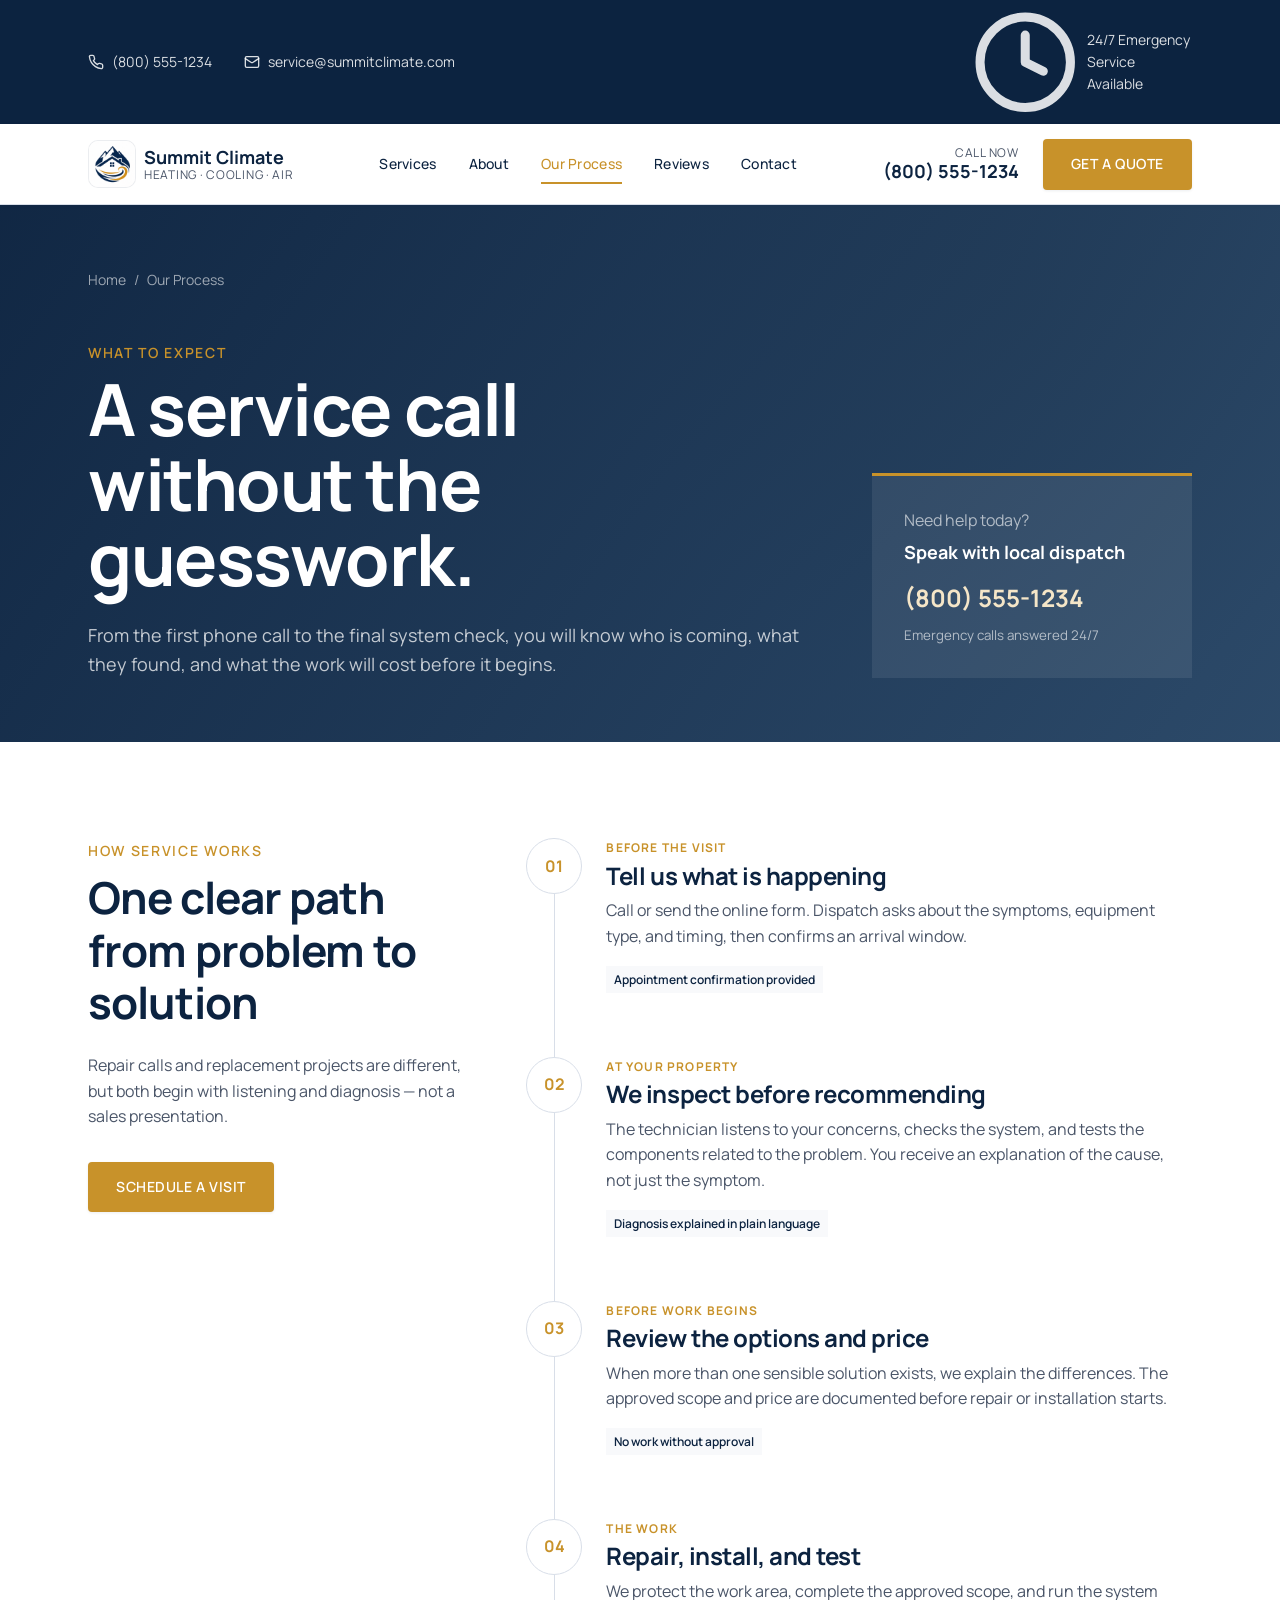
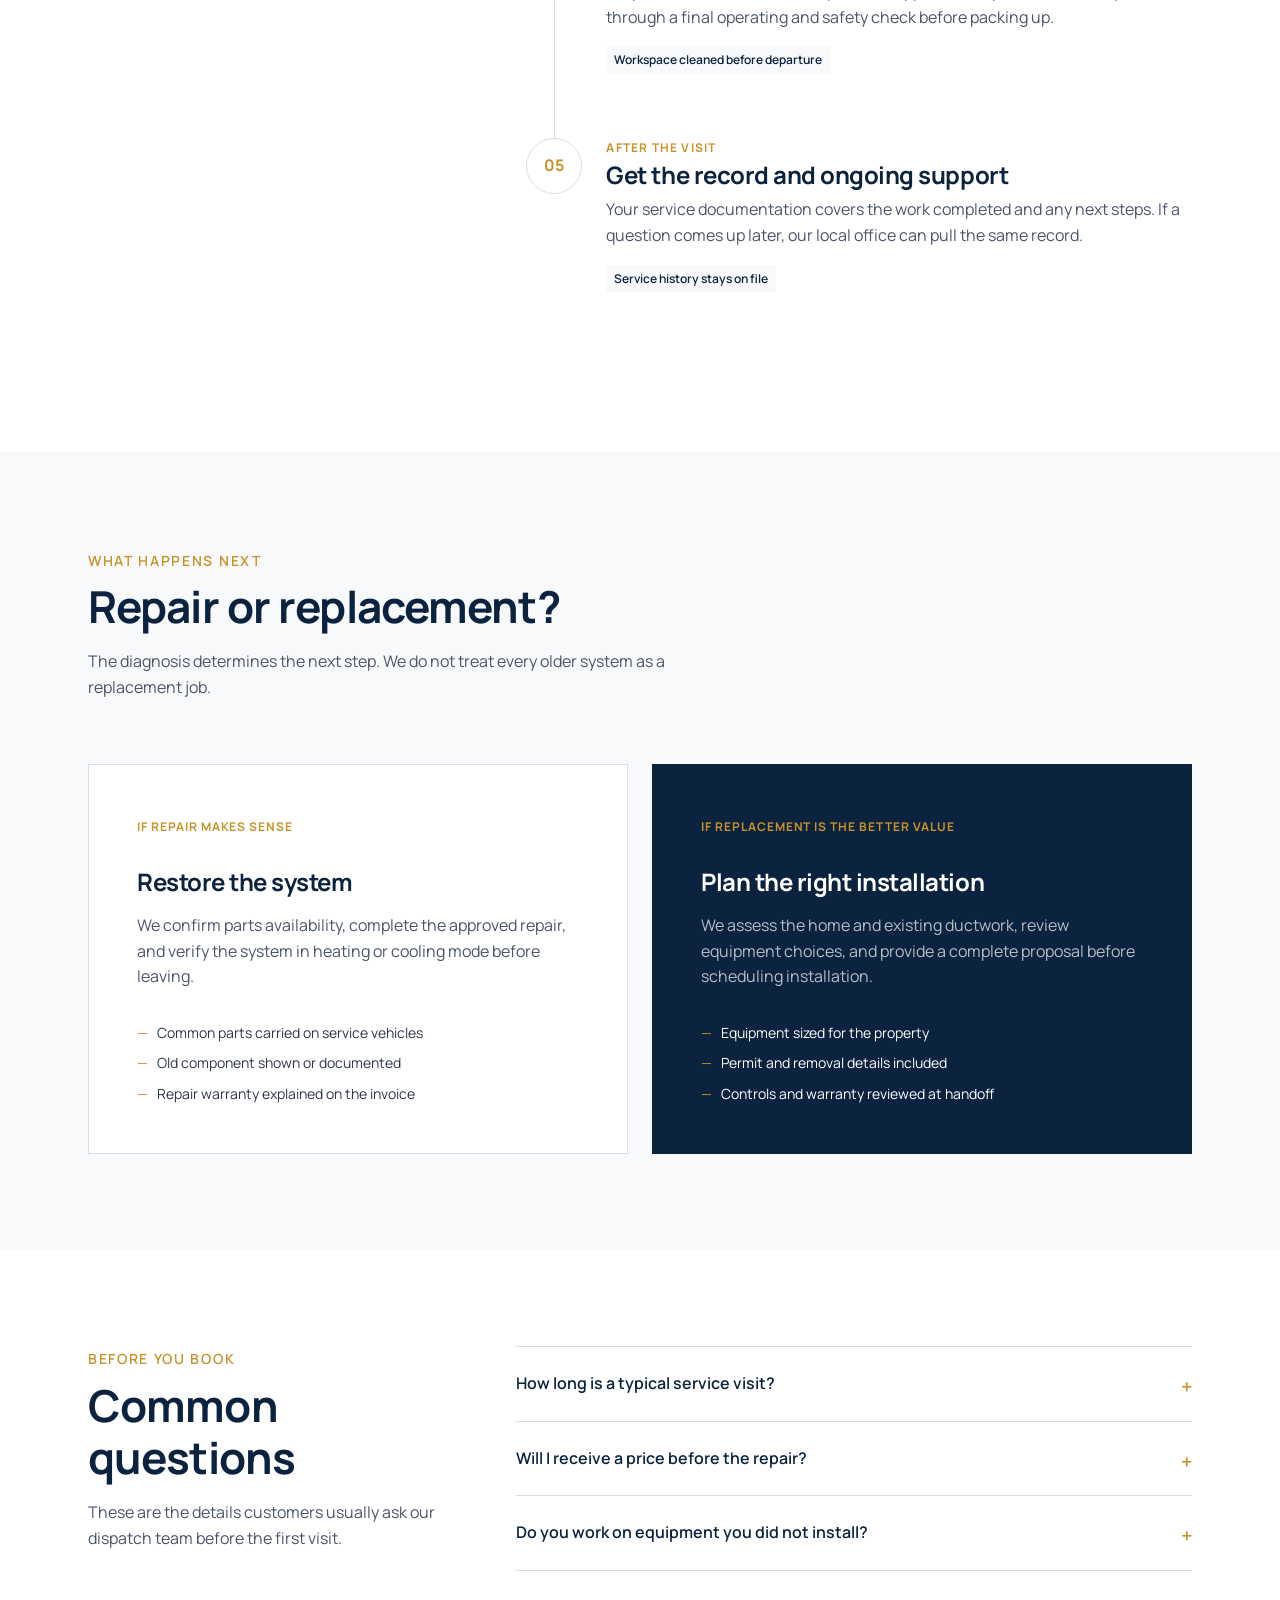
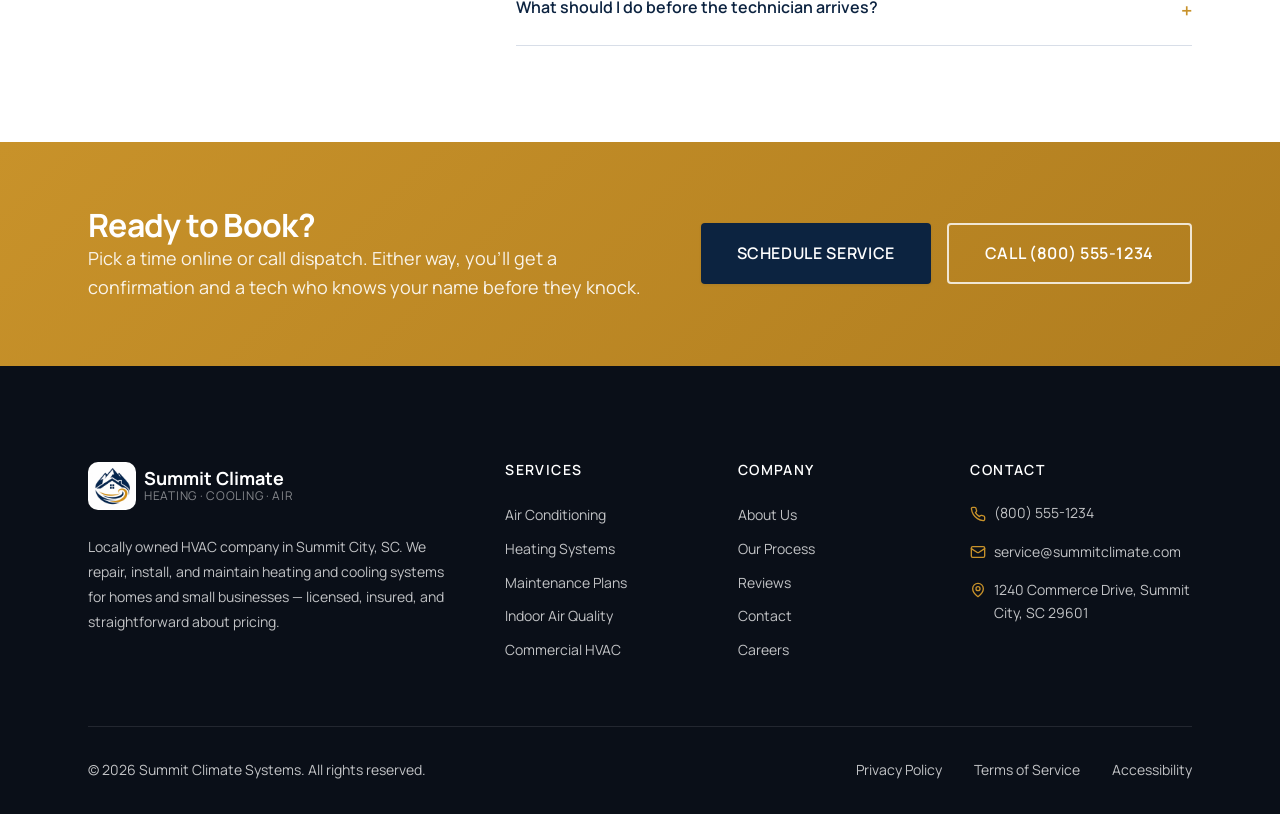
<file: process.html>
<!DOCTYPE html>
<html lang="en">
<head>
  <meta charset="UTF-8">
  <meta name="viewport" content="width=device-width, initial-scale=1.0">
  <meta name="description" content="What happens when you call Summit Climate for HVAC service — scheduling, diagnosis, written estimate, and a follow-up call within 48 hours. No hidden fees.">
  <meta name="robots" content="index, follow">
  <link rel="canonical" href="https://www.summitclimate.com/process.html">
  <title>How Our HVAC Service Works | Summit Climate Systems</title>
  <meta property="og:type" content="website">
  <meta property="og:site_name" content="Summit Climate Systems">
  <meta property="og:title" content="How Our HVAC Service Works | Summit Climate Systems">
  <meta property="og:description" content="Scheduling, diagnosis, written estimate, and follow-up — here's exactly what to expect when you book HVAC service in Summit City.">
  <meta property="og:url" content="https://www.summitclimate.com/process.html">
  <meta property="og:locale" content="en_US">
  <meta name="twitter:card" content="summary">
  <meta name="twitter:title" content="How Our HVAC Service Works | Summit Climate Systems">
  <meta name="twitter:description" content="What to expect from first call to finished job — upfront estimates and a 48-hour follow-up.">
  <link rel="preconnect" href="https://fonts.googleapis.com">
  <link rel="preconnect" href="https://fonts.gstatic.com" crossorigin>
  <link rel="stylesheet" href="https://fonts.googleapis.com/css2?family=Manrope:wght@400;500;600;700;800&display=swap">
  <link rel="stylesheet" href="css/style.css">
</head>
<body>

  <a href="#main-content" class="skip-link">Skip to main content</a>

  <div class="top-bar">
    <div class="container top-bar__inner">
      <div class="top-bar__contact">
        <a href="tel:+18005551234" class="top-bar__link">
          <svg xmlns="http://www.w3.org/2000/svg" viewBox="0 0 24 24" fill="none" stroke="currentColor" stroke-width="2" stroke-linecap="round" stroke-linejoin="round" aria-hidden="true">
            <path d="M22 16.92v3a2 2 0 0 1-2.18 2 19.79 19.79 0 0 1-8.63-3.07 19.5 19.5 0 0 1-6-6 19.79 19.79 0 0 1-3.07-8.67A2 2 0 0 1 4.11 2h3a2 2 0 0 1 2 1.72c.127.96.361 1.903.7 2.81a2 2 0 0 1-.45 2.11L8.09 9.91a16 16 0 0 0 6 6l1.27-1.27a2 2 0 0 1 2.11-.45c.907.339 1.85.573 2.81.7A2 2 0 0 1 22 16.92z"/>
          </svg>
          (800) 555-1234
        </a>
        <a href="mailto:service@summitclimate.com" class="top-bar__link">
          <svg xmlns="http://www.w3.org/2000/svg" viewBox="0 0 24 24" fill="none" stroke="currentColor" stroke-width="2" stroke-linecap="round" stroke-linejoin="round" aria-hidden="true">
            <rect width="20" height="16" x="2" y="4" rx="2"/><path d="m22 7-8.97 5.7a1.94 1.94 0 0 1-2.06 0L2 7"/>
          </svg>
          service@summitclimate.com
        </a>
      </div>
      <span class="top-bar__hours">
        <svg xmlns="http://www.w3.org/2000/svg" viewBox="0 0 24 24" fill="none" stroke="currentColor" stroke-width="2" stroke-linecap="round" stroke-linejoin="round" aria-hidden="true">
          <circle cx="12" cy="12" r="10"/><polyline points="12 6 12 12 16 14"/>
        </svg>
        24/7 Emergency Service Available
      </span>
    </div>
  </div>

  <header class="header" role="banner">
    <div class="container header__inner">

      <a href="index.html" class="logo" aria-label="Summit Climate Systems — Home">
        <img class="logo__mark" src="assets/summit-climate-logo.png" width="48" height="48" alt="">
        <span class="logo__text">
          <span class="logo__name">Summit Climate</span>
          <span class="logo__tagline">Heating · Cooling · Air</span>
        </span>
      </a>

      <input type="checkbox" id="nav-toggle" class="nav-toggle__input" aria-hidden="true">

      <label for="nav-toggle" class="nav-toggle" aria-label="Toggle navigation menu">
        <span class="nav-toggle__bar"></span>
        <span class="nav-toggle__bar"></span>
        <span class="nav-toggle__bar"></span>
      </label>

      <nav class="nav" role="navigation" aria-label="Primary navigation">
        <ul class="nav__list">
          <li><a href="services.html" class="nav__link">Services</a></li>
          <li><a href="about.html" class="nav__link">About</a></li>
          <li><a href="process.html" class="nav__link nav__link--active" aria-current="page">Our Process</a></li>
          <li><a href="index.html#testimonials" class="nav__link">Reviews</a></li>
          <li><a href="contact.html" class="nav__link">Contact</a></li>
        </ul>
        <div class="nav__cta">
          <a href="contact.html" class="btn btn--primary btn--large">Schedule Service</a>
        </div>
      </nav>

      <div class="header__actions">
        <div class="header__phone">
          <span class="header__phone-label">Call Now</span>
          <a href="tel:+18005551234" class="header__phone-number">(800) 555-1234</a>
        </div>
        <a href="contact.html" class="btn btn--primary">Get a Quote</a>
      </div>

    </div>
  </header>

  <main id="main-content">

    <section class="process-hero" aria-labelledby="page-title">
      <div class="container process-hero__grid">
        <div>
          <nav class="process-hero__breadcrumb" aria-label="Breadcrumb">
            <a href="index.html">Home</a>
            <span aria-hidden="true">/</span>
            <span aria-current="page">Our Process</span>
          </nav>
          <span class="section__eyebrow">What to expect</span>
          <h1 id="page-title">A service call without the guesswork.</h1>
          <p>
            From the first phone call to the final system check, you will know who is coming,
            what they found, and what the work will cost before it begins.
          </p>
        </div>
        <aside class="process-hero__callout">
          <span>Need help today?</span>
          <strong>Speak with local dispatch</strong>
          <a href="tel:+18005551234">(800) 555-1234</a>
          <small>Emergency calls answered 24/7</small>
        </aside>
      </div>
    </section>

    <section class="process-flow" aria-labelledby="process-title">
      <div class="container process-flow__grid">
        <header class="process-flow__intro">
          <span class="section__eyebrow">How service works</span>
          <h2 id="process-title">One clear path from problem to solution</h2>
          <p>
            Repair calls and replacement projects are different, but both begin with
            listening and diagnosis — not a sales presentation.
          </p>
          <a href="contact.html" class="btn btn--primary">Schedule a Visit</a>
        </header>

        <ol class="process-timeline">
          <li class="process-timeline__item">
            <span class="process-timeline__number">01</span>
            <div>
              <span class="process-timeline__label">Before the visit</span>
              <h3>Tell us what is happening</h3>
              <p>Call or send the online form. Dispatch asks about the symptoms, equipment type, and timing, then confirms an arrival window.</p>
              <span class="process-timeline__note">Appointment confirmation provided</span>
            </div>
          </li>
          <li class="process-timeline__item">
            <span class="process-timeline__number">02</span>
            <div>
              <span class="process-timeline__label">At your property</span>
              <h3>We inspect before recommending</h3>
              <p>The technician listens to your concerns, checks the system, and tests the components related to the problem. You receive an explanation of the cause, not just the symptom.</p>
              <span class="process-timeline__note">Diagnosis explained in plain language</span>
            </div>
          </li>
          <li class="process-timeline__item">
            <span class="process-timeline__number">03</span>
            <div>
              <span class="process-timeline__label">Before work begins</span>
              <h3>Review the options and price</h3>
              <p>When more than one sensible solution exists, we explain the differences. The approved scope and price are documented before repair or installation starts.</p>
              <span class="process-timeline__note">No work without approval</span>
            </div>
          </li>
          <li class="process-timeline__item">
            <span class="process-timeline__number">04</span>
            <div>
              <span class="process-timeline__label">The work</span>
              <h3>Repair, install, and test</h3>
              <p>We protect the work area, complete the approved scope, and run the system through a final operating and safety check before packing up.</p>
              <span class="process-timeline__note">Workspace cleaned before departure</span>
            </div>
          </li>
          <li class="process-timeline__item">
            <span class="process-timeline__number">05</span>
            <div>
              <span class="process-timeline__label">After the visit</span>
              <h3>Get the record and ongoing support</h3>
              <p>Your service documentation covers the work completed and any next steps. If a question comes up later, our local office can pull the same record.</p>
              <span class="process-timeline__note">Service history stays on file</span>
            </div>
          </li>
        </ol>
      </div>
    </section>

    <section class="process-paths" aria-labelledby="paths-title">
      <div class="container">
        <header class="process-paths__header">
          <span class="section__eyebrow">What happens next</span>
          <h2 id="paths-title">Repair or replacement?</h2>
          <p>The diagnosis determines the next step. We do not treat every older system as a replacement job.</p>
        </header>
        <div class="process-paths__grid">
          <article class="process-path">
            <span class="process-path__tag">If repair makes sense</span>
            <h3>Restore the system</h3>
            <p>We confirm parts availability, complete the approved repair, and verify the system in heating or cooling mode before leaving.</p>
            <ul>
              <li>Common parts carried on service vehicles</li>
              <li>Old component shown or documented</li>
              <li>Repair warranty explained on the invoice</li>
            </ul>
          </article>
          <article class="process-path process-path--dark">
            <span class="process-path__tag">If replacement is the better value</span>
            <h3>Plan the right installation</h3>
            <p>We assess the home and existing ductwork, review equipment choices, and provide a complete proposal before scheduling installation.</p>
            <ul>
              <li>Equipment sized for the property</li>
              <li>Permit and removal details included</li>
              <li>Controls and warranty reviewed at handoff</li>
            </ul>
          </article>
        </div>
      </div>
    </section>

    <section class="process-faq" aria-labelledby="faq-title">
      <div class="container process-faq__grid">
        <div>
          <span class="section__eyebrow">Before you book</span>
          <h2 id="faq-title">Common questions</h2>
          <p>These are the details customers usually ask our dispatch team before the first visit.</p>
        </div>
        <div class="process-faq__items">
          <details>
            <summary>How long is a typical service visit?</summary>
            <p>Most diagnostic visits take 60–90 minutes. The technician can give you a more accurate repair time after identifying the fault.</p>
          </details>
          <details>
            <summary>Will I receive a price before the repair?</summary>
            <p>Yes. We present the scope and price for approval before starting the repair. If the scope changes, we discuss that change first.</p>
          </details>
          <details>
            <summary>Do you work on equipment you did not install?</summary>
            <p>Yes. Our technicians service most major residential and light commercial brands, regardless of the original installer.</p>
          </details>
          <details>
            <summary>What should I do before the technician arrives?</summary>
            <p>Please clear access to the thermostat, indoor equipment, and outdoor unit. If possible, note any unusual sounds, smells, or error codes.</p>
          </details>
        </div>
      </div>
    </section>

    <section class="cta-banner" aria-labelledby="process-cta-title">
      <div class="container cta-banner__inner">
        <div class="cta-banner__content">
          <h2 id="process-cta-title" class="cta-banner__title">Ready to Book?</h2>
          <p class="cta-banner__text">
            Pick a time online or call dispatch. Either way, you'll get a confirmation
            and a tech who knows your name before they knock.
          </p>
        </div>
        <div class="cta-banner__actions">
          <a href="contact.html" class="btn btn--primary btn--large">Schedule Service</a>
          <a href="tel:+18005551234" class="btn btn--secondary btn--large">Call (800) 555-1234</a>
        </div>
      </div>
    </section>

  </main>

  <footer class="footer" role="contentinfo">
    <div class="container">
      <div class="footer__grid">

        <div class="footer__brand">
          <a href="index.html" class="logo" aria-label="Summit Climate Systems — Home">
            <img class="logo__mark" src="assets/summit-climate-logo.png" width="48" height="48" alt="">
            <span class="logo__text">
              <span class="logo__name">Summit Climate</span>
              <span class="logo__tagline">Heating · Cooling · Air</span>
            </span>
          </a>
          <p class="footer__about">
            Locally owned HVAC company in Summit City, SC. We repair, install, and maintain
            heating and cooling systems for homes and small businesses — licensed, insured,
            and straightforward about pricing.
          </p>
        </div>

        <nav aria-label="Footer services navigation">
          <h3 class="footer__heading">Services</h3>
          <ul class="footer__links">
            <li><a href="services.html#air-conditioning" class="footer__link">Air Conditioning</a></li>
            <li><a href="services.html#heating" class="footer__link">Heating Systems</a></li>
            <li><a href="services.html#maintenance" class="footer__link">Maintenance Plans</a></li>
            <li><a href="services.html#air-quality" class="footer__link">Indoor Air Quality</a></li>
            <li><a href="services.html#commercial" class="footer__link">Commercial HVAC</a></li>
          </ul>
        </nav>

        <nav aria-label="Footer company navigation">
          <h3 class="footer__heading">Company</h3>
          <ul class="footer__links">
            <li><a href="about.html" class="footer__link">About Us</a></li>
            <li><a href="process.html" class="footer__link">Our Process</a></li>
            <li><a href="index.html#testimonials" class="footer__link">Reviews</a></li>
            <li><a href="contact.html" class="footer__link">Contact</a></li>
            <li><a href="#" class="footer__link">Careers</a></li>
          </ul>
        </nav>

        <div>
          <h3 class="footer__heading">Contact</h3>
          <div class="footer__contact-item">
            <svg xmlns="http://www.w3.org/2000/svg" viewBox="0 0 24 24" fill="none" stroke="currentColor" stroke-width="2" stroke-linecap="round" stroke-linejoin="round" aria-hidden="true">
              <path d="M22 16.92v3a2 2 0 0 1-2.18 2 19.79 19.79 0 0 1-8.63-3.07 19.5 19.5 0 0 1-6-6 19.79 19.79 0 0 1-3.07-8.67A2 2 0 0 1 4.11 2h3a2 2 0 0 1 2 1.72c.127.96.361 1.903.7 2.81a2 2 0 0 1-.45 2.11L8.09 9.91a16 16 0 0 0 6 6l1.27-1.27a2 2 0 0 1 2.11-.45c.907.339 1.85.573 2.81.7A2 2 0 0 1 22 16.92z"/>
            </svg>
            <a href="tel:+18005551234" class="footer__link">(800) 555-1234</a>
          </div>
          <div class="footer__contact-item">
            <svg xmlns="http://www.w3.org/2000/svg" viewBox="0 0 24 24" fill="none" stroke="currentColor" stroke-width="2" stroke-linecap="round" stroke-linejoin="round" aria-hidden="true">
              <rect width="20" height="16" x="2" y="4" rx="2"/><path d="m22 7-8.97 5.7a1.94 1.94 0 0 1-2.06 0L2 7"/>
            </svg>
            <a href="mailto:service@summitclimate.com" class="footer__link">service@summitclimate.com</a>
          </div>
          <div class="footer__contact-item">
            <svg xmlns="http://www.w3.org/2000/svg" viewBox="0 0 24 24" fill="none" stroke="currentColor" stroke-width="2" stroke-linecap="round" stroke-linejoin="round" aria-hidden="true">
              <path d="M20 10c0 6-8 12-8 12s-8-6-8-12a8 8 0 0 1 16 0Z"/><circle cx="12" cy="10" r="3"/>
            </svg>
            <span>1240 Commerce Drive, Summit City, SC 29601</span>
          </div>
        </div>

      </div>

      <div class="footer__bottom">
        <p>&copy; 2026 Summit Climate Systems. All rights reserved.</p>
        <nav class="footer__legal" aria-label="Legal links">
          <a href="#" class="footer__legal-link">Privacy Policy</a>
          <a href="#" class="footer__legal-link">Terms of Service</a>
          <a href="#" class="footer__legal-link">Accessibility</a>
        </nav>
      </div>
    </div>
  </footer>

  <script type="application/ld+json">
  {
    "@context": "https://schema.org",
    "@type": "BreadcrumbList",
    "itemListElement": [
      { "@type": "ListItem", "position": 1, "name": "Home", "item": "https://www.summitclimate.com/" },
      { "@type": "ListItem", "position": 2, "name": "Our Process", "item": "https://www.summitclimate.com/process.html" }
    ]
  }
  </script>
  <script type="application/ld+json">
  {
    "@context": "https://schema.org",
    "@type": "HowTo",
    "name": "How Summit Climate Systems Handles an HVAC Service Call",
    "description": "Five-step process for scheduling, diagnosing, approving, completing, and documenting HVAC service in Summit City, SC.",
    "step": [
      { "@type": "HowToStep", "position": 1, "name": "Schedule", "text": "Call or book online. Dispatch confirms within two hours and sends a reminder text." },
      { "@type": "HowToStep", "position": 2, "name": "Diagnose", "text": "A certified technician inspects your system and explains findings in plain language." },
      { "@type": "HowToStep", "position": 3, "name": "Approve", "text": "Review a written estimate. Work begins only after you sign off." },
      { "@type": "HowToStep", "position": 4, "name": "Complete and Test", "text": "The approved work is completed, the area is cleaned, and the system is tested." },
      { "@type": "HowToStep", "position": 5, "name": "Document and Support", "text": "Service documentation is provided and the local office retains the service history." }
    ]
  }
  </script>

</body>
</html>
</file>
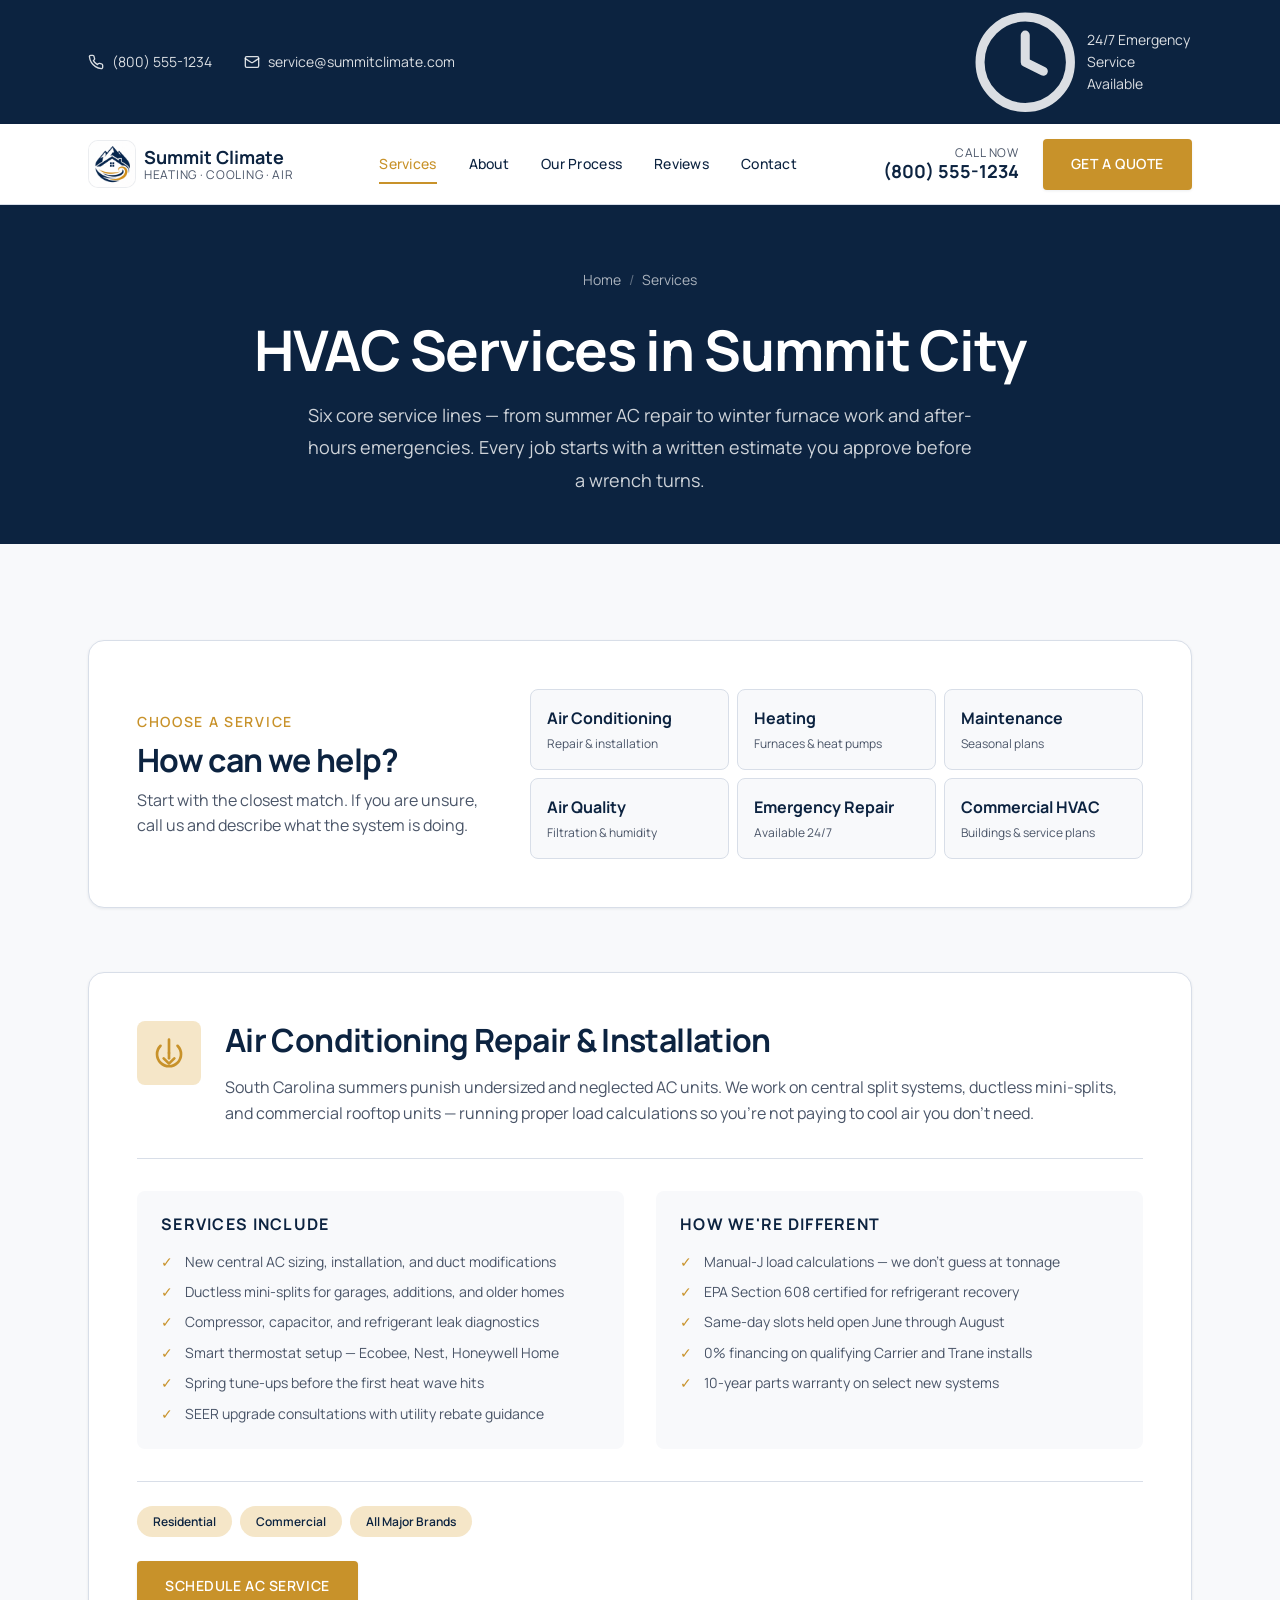
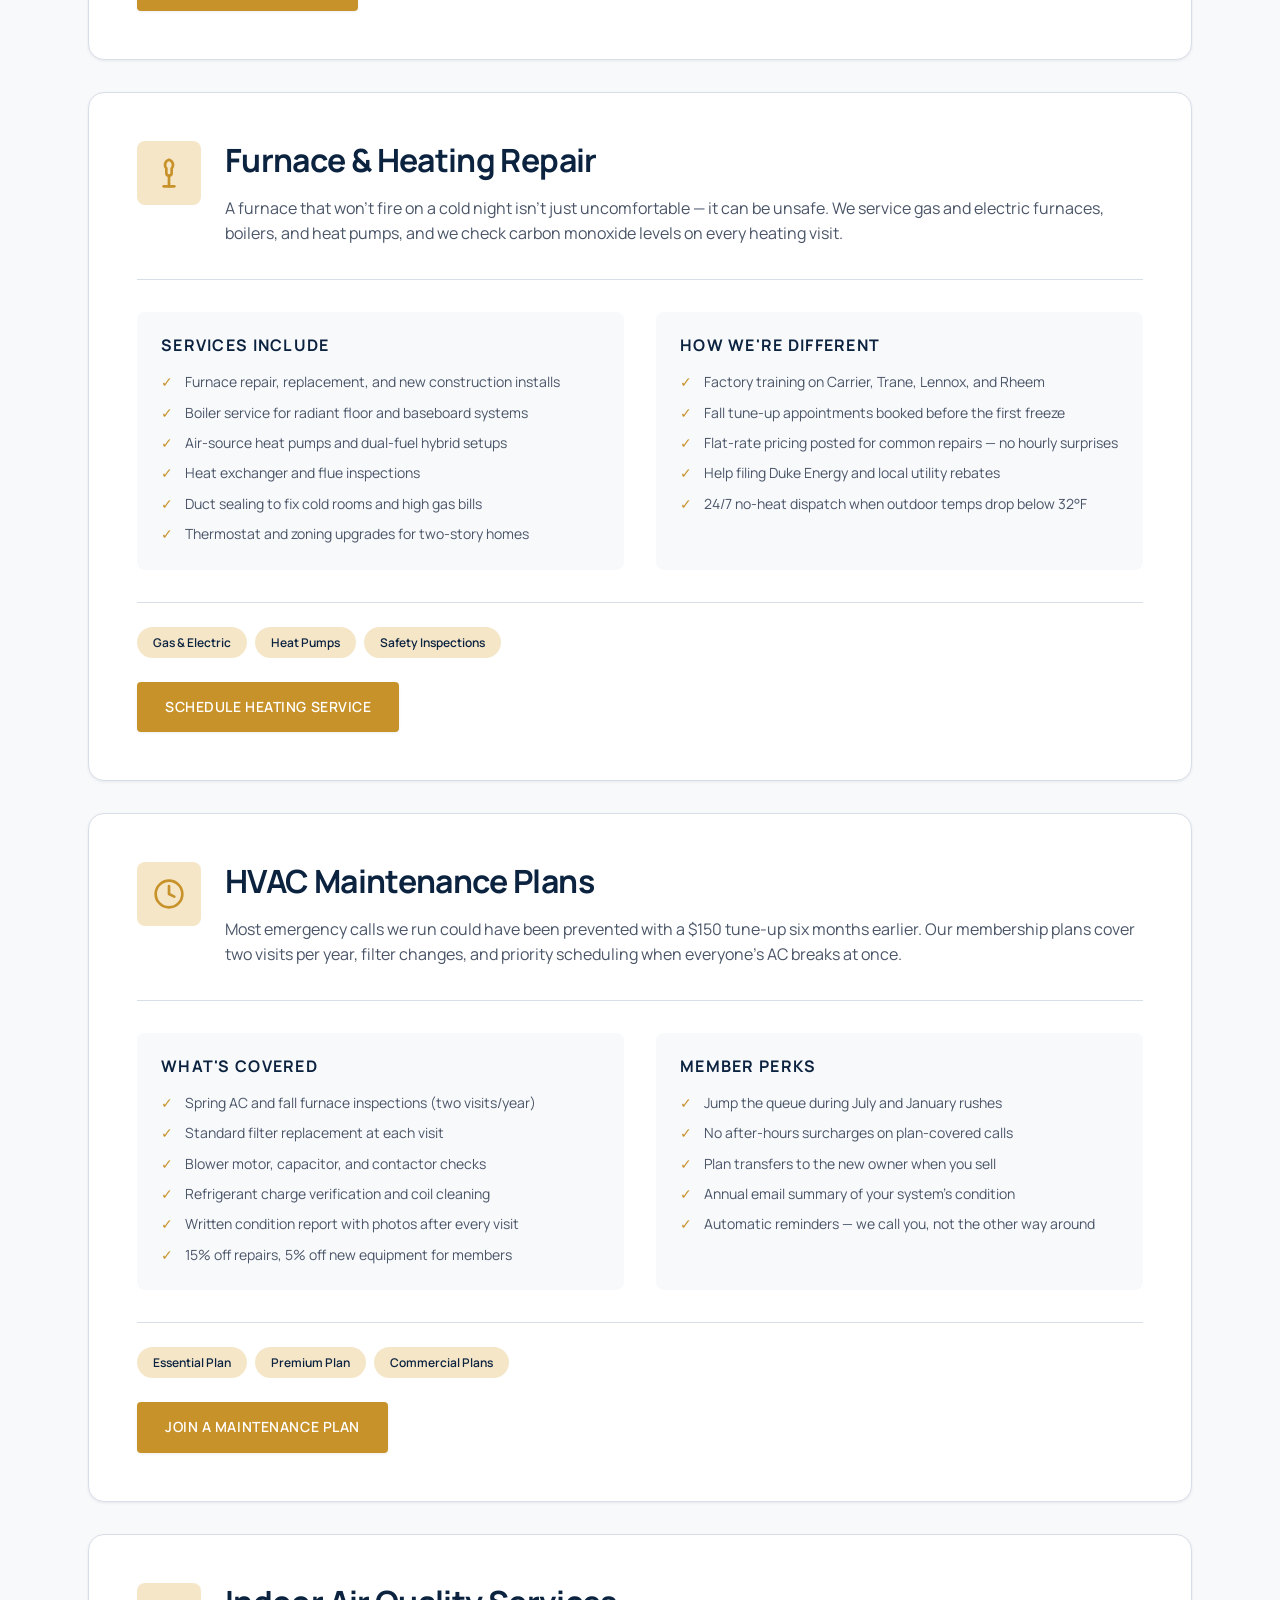
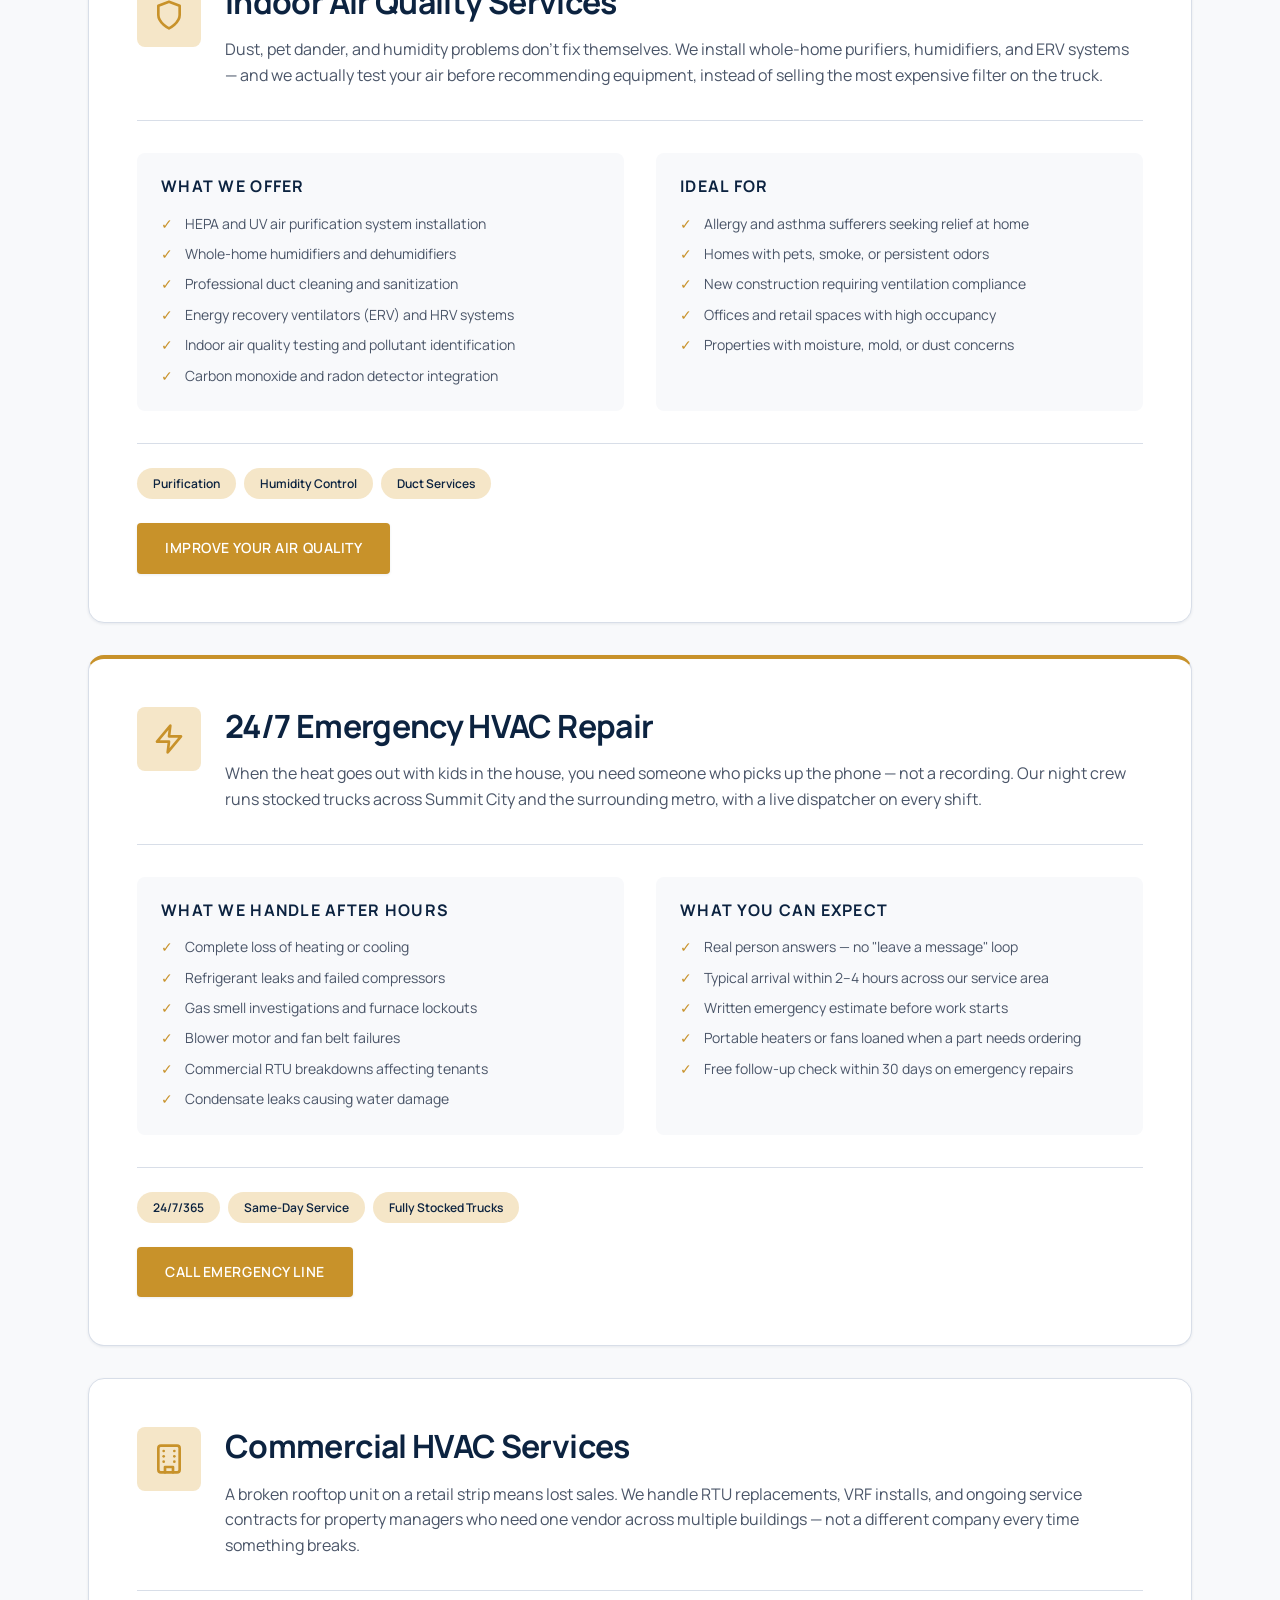
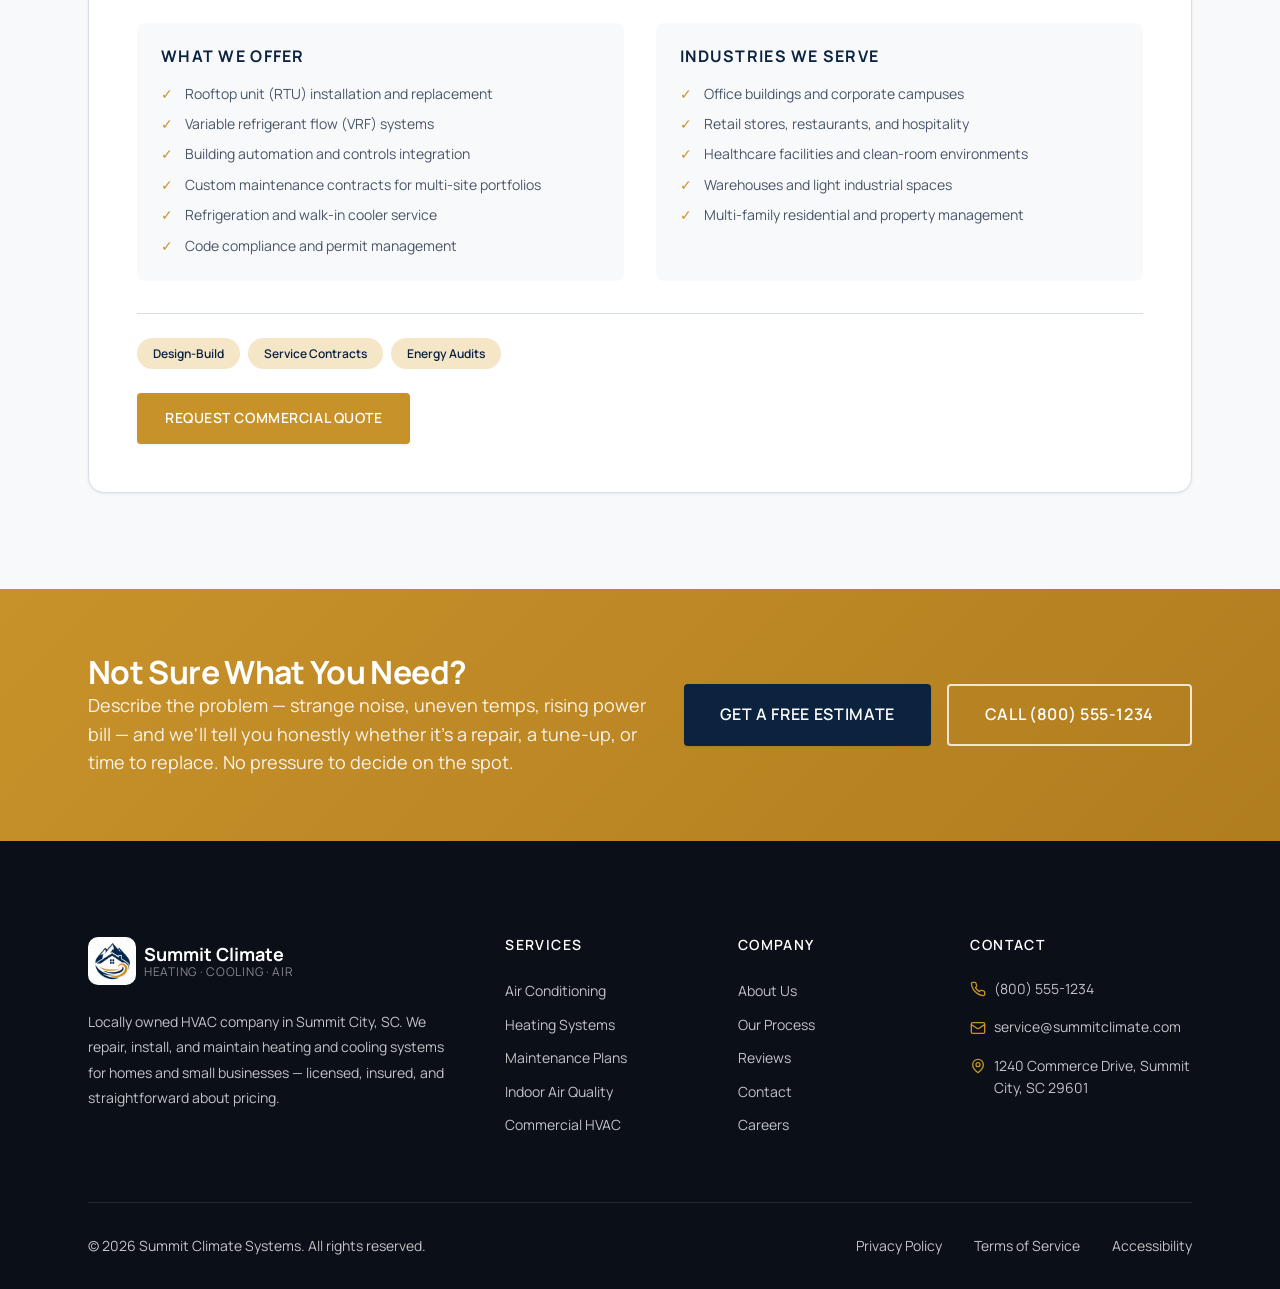
<file: services.html>
<!DOCTYPE html>
<html lang="en">
<head>
  <meta charset="UTF-8">
  <meta name="viewport" content="width=device-width, initial-scale=1.0">
  <meta name="description" content="AC repair, furnace service, maintenance plans, and commercial HVAC in Summit City, SC. NATE-certified technicians, upfront pricing. Schedule online or call (800) 555-1234.">
  <meta name="robots" content="index, follow">
  <link rel="canonical" href="https://www.summitclimate.com/services.html">
  <title>HVAC Services in Summit City | AC, Heating &amp; Repair</title>
  <meta property="og:type" content="website">
  <meta property="og:site_name" content="Summit Climate Systems">
  <meta property="og:title" content="HVAC Services in Summit City | AC, Heating &amp; Repair">
  <meta property="og:description" content="AC repair, furnace service, maintenance plans, and commercial HVAC in Summit City, SC. NATE-certified technicians, upfront pricing.">
  <meta property="og:url" content="https://www.summitclimate.com/services.html">
  <meta property="og:locale" content="en_US">
  <meta name="twitter:card" content="summary">
  <meta name="twitter:title" content="HVAC Services in Summit City | AC, Heating &amp; Repair">
  <meta name="twitter:description" content="AC repair, furnace service, maintenance plans, and commercial HVAC in Summit City, SC.">
  <link rel="preconnect" href="https://fonts.googleapis.com">
  <link rel="preconnect" href="https://fonts.gstatic.com" crossorigin>
  <link rel="stylesheet" href="https://fonts.googleapis.com/css2?family=Manrope:wght@400;500;600;700;800&display=swap">
  <link rel="stylesheet" href="css/style.css">
</head>
<body>

  <a href="#main-content" class="skip-link">Skip to main content</a>

  <div class="top-bar">
    <div class="container top-bar__inner">
      <div class="top-bar__contact">
        <a href="tel:+18005551234" class="top-bar__link">
          <svg xmlns="http://www.w3.org/2000/svg" viewBox="0 0 24 24" fill="none" stroke="currentColor" stroke-width="2" stroke-linecap="round" stroke-linejoin="round" aria-hidden="true">
            <path d="M22 16.92v3a2 2 0 0 1-2.18 2 19.79 19.79 0 0 1-8.63-3.07 19.5 19.5 0 0 1-6-6 19.79 19.79 0 0 1-3.07-8.67A2 2 0 0 1 4.11 2h3a2 2 0 0 1 2 1.72c.127.96.361 1.903.7 2.81a2 2 0 0 1-.45 2.11L8.09 9.91a16 16 0 0 0 6 6l1.27-1.27a2 2 0 0 1 2.11-.45c.907.339 1.85.573 2.81.7A2 2 0 0 1 22 16.92z"/>
          </svg>
          (800) 555-1234
        </a>
        <a href="mailto:service@summitclimate.com" class="top-bar__link">
          <svg xmlns="http://www.w3.org/2000/svg" viewBox="0 0 24 24" fill="none" stroke="currentColor" stroke-width="2" stroke-linecap="round" stroke-linejoin="round" aria-hidden="true">
            <rect width="20" height="16" x="2" y="4" rx="2"/><path d="m22 7-8.97 5.7a1.94 1.94 0 0 1-2.06 0L2 7"/>
          </svg>
          service@summitclimate.com
        </a>
      </div>
      <span class="top-bar__hours">
        <svg xmlns="http://www.w3.org/2000/svg" viewBox="0 0 24 24" fill="none" stroke="currentColor" stroke-width="2" stroke-linecap="round" stroke-linejoin="round" aria-hidden="true">
          <circle cx="12" cy="12" r="10"/><polyline points="12 6 12 12 16 14"/>
        </svg>
        24/7 Emergency Service Available
      </span>
    </div>
  </div>

  <header class="header" role="banner">
    <div class="container header__inner">

      <a href="index.html" class="logo" aria-label="Summit Climate Systems — Home">
        <img class="logo__mark" src="assets/summit-climate-logo.png" width="48" height="48" alt="">
        <span class="logo__text">
          <span class="logo__name">Summit Climate</span>
          <span class="logo__tagline">Heating · Cooling · Air</span>
        </span>
      </a>

      <input type="checkbox" id="nav-toggle" class="nav-toggle__input" aria-hidden="true">

      <label for="nav-toggle" class="nav-toggle" aria-label="Toggle navigation menu">
        <span class="nav-toggle__bar"></span>
        <span class="nav-toggle__bar"></span>
        <span class="nav-toggle__bar"></span>
      </label>

      <nav class="nav" role="navigation" aria-label="Primary navigation">
        <ul class="nav__list">
          <li><a href="services.html" class="nav__link nav__link--active" aria-current="page">Services</a></li>
          <li><a href="about.html" class="nav__link">About</a></li>
          <li><a href="process.html" class="nav__link">Our Process</a></li>
          <li><a href="index.html#testimonials" class="nav__link">Reviews</a></li>
          <li><a href="contact.html" class="nav__link">Contact</a></li>
        </ul>
        <div class="nav__cta">
          <a href="contact.html" class="btn btn--primary btn--large">Schedule Service</a>
        </div>
      </nav>

      <div class="header__actions">
        <div class="header__phone">
          <span class="header__phone-label">Call Now</span>
          <a href="tel:+18005551234" class="header__phone-number">(800) 555-1234</a>
        </div>
        <a href="contact.html" class="btn btn--primary">Get a Quote</a>
      </div>

    </div>
  </header>

  <main id="main-content">

    <section class="page-hero" aria-labelledby="page-title">
      <div class="container page-hero__inner">
        <nav class="page-hero__breadcrumb" aria-label="Breadcrumb">
          <a href="index.html">Home</a>
          <span class="page-hero__breadcrumb-sep" aria-hidden="true">/</span>
          <span aria-current="page">Services</span>
        </nav>
        <h1 id="page-title" class="page-hero__title">HVAC Services in Summit City</h1>
        <p class="page-hero__description">
          Six core service lines — from summer AC repair to winter furnace work and
          after-hours emergencies. Every job starts with a written estimate you approve
          before a wrench turns.
        </p>
      </div>
    </section>

    <section class="section section--alt services-page" aria-labelledby="services-index-title">
      <div class="container">

        <div class="services-index">
          <div class="services-index__heading">
            <span class="section__eyebrow">Choose a service</span>
            <h2 id="services-index-title">How can we help?</h2>
            <p>Start with the closest match. If you are unsure, call us and describe what the system is doing.</p>
          </div>
          <nav class="services-nav" aria-label="Jump to service">
            <a href="#air-conditioning" class="services-nav__link">
              <span>Air Conditioning</span>
              <small>Repair &amp; installation</small>
            </a>
            <a href="#heating" class="services-nav__link">
              <span>Heating</span>
              <small>Furnaces &amp; heat pumps</small>
            </a>
            <a href="#maintenance" class="services-nav__link">
              <span>Maintenance</span>
              <small>Seasonal plans</small>
            </a>
            <a href="#air-quality" class="services-nav__link">
              <span>Air Quality</span>
              <small>Filtration &amp; humidity</small>
            </a>
            <a href="#emergency" class="services-nav__link">
              <span>Emergency Repair</span>
              <small>Available 24/7</small>
            </a>
            <a href="#commercial" class="services-nav__link">
              <span>Commercial HVAC</span>
              <small>Buildings &amp; service plans</small>
            </a>
          </nav>
        </div>

        <article id="air-conditioning" class="service-detail">
          <header class="service-detail__header">
            <div class="service-detail__icon">
              <svg xmlns="http://www.w3.org/2000/svg" viewBox="0 0 24 24" fill="none" stroke="currentColor" stroke-width="2" stroke-linecap="round" stroke-linejoin="round" aria-hidden="true">
                <path d="M12 2v10"/><path d="M18.4 6.6a9 9 0 1 1-12.77.01"/><path d="M12 12v4"/><path d="m8 16 4 4 4-4"/>
              </svg>
            </div>
            <h2 class="service-detail__title">Air Conditioning Repair &amp; Installation</h2>
            <p class="service-detail__intro">
              South Carolina summers punish undersized and neglected AC units. We work on central
              split systems, ductless mini-splits, and commercial rooftop units — running proper
              load calculations so you're not paying to cool air you don't need.
            </p>
          </header>
          <div class="service-detail__grid">
            <div>
              <h3 class="service-detail__block-title">Services Include</h3>
              <ul class="service-detail__list">
                <li>New central AC sizing, installation, and duct modifications</li>
                <li>Ductless mini-splits for garages, additions, and older homes</li>
                <li>Compressor, capacitor, and refrigerant leak diagnostics</li>
                <li>Smart thermostat setup — Ecobee, Nest, Honeywell Home</li>
                <li>Spring tune-ups before the first heat wave hits</li>
                <li>SEER upgrade consultations with utility rebate guidance</li>
              </ul>
            </div>
            <div>
              <h3 class="service-detail__block-title">How We're Different</h3>
              <ul class="service-detail__list">
                <li>Manual-J load calculations — we don't guess at tonnage</li>
                <li>EPA Section 608 certified for refrigerant recovery</li>
                <li>Same-day slots held open June through August</li>
                <li>0% financing on qualifying Carrier and Trane installs</li>
                <li>10-year parts warranty on select new systems</li>
              </ul>
            </div>
          </div>
          <div class="service-detail__meta">
            <span class="service-detail__tag">Residential</span>
            <span class="service-detail__tag">Commercial</span>
            <span class="service-detail__tag">All Major Brands</span>
          </div>
          <div class="service-detail__cta">
            <a href="contact.html" class="btn btn--primary">Schedule AC Service</a>
          </div>
        </article>

        <article id="heating" class="service-detail">
          <header class="service-detail__header">
            <div class="service-detail__icon">
              <svg xmlns="http://www.w3.org/2000/svg" viewBox="0 0 24 24" fill="none" stroke="currentColor" stroke-width="2" stroke-linecap="round" stroke-linejoin="round" aria-hidden="true">
                <path d="M12 2a4 4 0 0 0-2 6.5V12a2 2 0 0 0 2 2 2 2 0 0 0 2-2V8.5A4 4 0 0 0 12 2Z"/><path d="M12 14v8"/><path d="M8 22h8"/>
              </svg>
            </div>
            <h2 class="service-detail__title">Furnace &amp; Heating Repair</h2>
            <p class="service-detail__intro">
              A furnace that won't fire on a cold night isn't just uncomfortable — it can be
              unsafe. We service gas and electric furnaces, boilers, and heat pumps, and we
              check carbon monoxide levels on every heating visit.
            </p>
          </header>
          <div class="service-detail__grid">
            <div>
              <h3 class="service-detail__block-title">Services Include</h3>
              <ul class="service-detail__list">
                <li>Furnace repair, replacement, and new construction installs</li>
                <li>Boiler service for radiant floor and baseboard systems</li>
                <li>Air-source heat pumps and dual-fuel hybrid setups</li>
                <li>Heat exchanger and flue inspections</li>
                <li>Duct sealing to fix cold rooms and high gas bills</li>
                <li>Thermostat and zoning upgrades for two-story homes</li>
              </ul>
            </div>
            <div>
              <h3 class="service-detail__block-title">How We're Different</h3>
              <ul class="service-detail__list">
                <li>Factory training on Carrier, Trane, Lennox, and Rheem</li>
                <li>Fall tune-up appointments booked before the first freeze</li>
                <li>Flat-rate pricing posted for common repairs — no hourly surprises</li>
                <li>Help filing Duke Energy and local utility rebates</li>
                <li>24/7 no-heat dispatch when outdoor temps drop below 32°F</li>
              </ul>
            </div>
          </div>
          <div class="service-detail__meta">
            <span class="service-detail__tag">Gas &amp; Electric</span>
            <span class="service-detail__tag">Heat Pumps</span>
            <span class="service-detail__tag">Safety Inspections</span>
          </div>
          <div class="service-detail__cta">
            <a href="contact.html" class="btn btn--primary">Schedule Heating Service</a>
          </div>
        </article>

        <article id="maintenance" class="service-detail">
          <header class="service-detail__header">
            <div class="service-detail__icon">
              <svg xmlns="http://www.w3.org/2000/svg" viewBox="0 0 24 24" fill="none" stroke="currentColor" stroke-width="2" stroke-linecap="round" stroke-linejoin="round" aria-hidden="true">
                <path d="M12 22c5.523 0 10-4.477 10-10S17.523 2 12 2 2 6.477 2 12s4.477 10 10 10z"/><path d="M12 6v6l4 2"/>
              </svg>
            </div>
            <h2 class="service-detail__title">HVAC Maintenance Plans</h2>
            <p class="service-detail__intro">
              Most emergency calls we run could have been prevented with a $150 tune-up
              six months earlier. Our membership plans cover two visits per year, filter
              changes, and priority scheduling when everyone's AC breaks at once.
            </p>
          </header>
          <div class="service-detail__grid">
            <div>
              <h3 class="service-detail__block-title">What's Covered</h3>
              <ul class="service-detail__list">
                <li>Spring AC and fall furnace inspections (two visits/year)</li>
                <li>Standard filter replacement at each visit</li>
                <li>Blower motor, capacitor, and contactor checks</li>
                <li>Refrigerant charge verification and coil cleaning</li>
                <li>Written condition report with photos after every visit</li>
                <li>15% off repairs, 5% off new equipment for members</li>
              </ul>
            </div>
            <div>
              <h3 class="service-detail__block-title">Member Perks</h3>
              <ul class="service-detail__list">
                <li>Jump the queue during July and January rushes</li>
                <li>No after-hours surcharges on plan-covered calls</li>
                <li>Plan transfers to the new owner when you sell</li>
                <li>Annual email summary of your system's condition</li>
                <li>Automatic reminders — we call you, not the other way around</li>
              </ul>
            </div>
          </div>
          <div class="service-detail__meta">
            <span class="service-detail__tag">Essential Plan</span>
            <span class="service-detail__tag">Premium Plan</span>
            <span class="service-detail__tag">Commercial Plans</span>
          </div>
          <div class="service-detail__cta">
            <a href="contact.html" class="btn btn--primary">Join a Maintenance Plan</a>
          </div>
        </article>

        <article id="air-quality" class="service-detail">
          <header class="service-detail__header">
            <div class="service-detail__icon">
              <svg xmlns="http://www.w3.org/2000/svg" viewBox="0 0 24 24" fill="none" stroke="currentColor" stroke-width="2" stroke-linecap="round" stroke-linejoin="round" aria-hidden="true">
                <path d="M12 22s8-4 8-10V5l-8-3-8 3v7c0 6 8 10 8 10"/>
              </svg>
            </div>
            <h2 class="service-detail__title">Indoor Air Quality Services</h2>
            <p class="service-detail__intro">
              Dust, pet dander, and humidity problems don't fix themselves. We install whole-home
              purifiers, humidifiers, and ERV systems — and we actually test your air before
              recommending equipment, instead of selling the most expensive filter on the truck.
            </p>
          </header>
          <div class="service-detail__grid">
            <div>
              <h3 class="service-detail__block-title">What We Offer</h3>
              <ul class="service-detail__list">
                <li>HEPA and UV air purification system installation</li>
                <li>Whole-home humidifiers and dehumidifiers</li>
                <li>Professional duct cleaning and sanitization</li>
                <li>Energy recovery ventilators (ERV) and HRV systems</li>
                <li>Indoor air quality testing and pollutant identification</li>
                <li>Carbon monoxide and radon detector integration</li>
              </ul>
            </div>
            <div>
              <h3 class="service-detail__block-title">Ideal For</h3>
              <ul class="service-detail__list">
                <li>Allergy and asthma sufferers seeking relief at home</li>
                <li>Homes with pets, smoke, or persistent odors</li>
                <li>New construction requiring ventilation compliance</li>
                <li>Offices and retail spaces with high occupancy</li>
                <li>Properties with moisture, mold, or dust concerns</li>
              </ul>
            </div>
          </div>
          <div class="service-detail__meta">
            <span class="service-detail__tag">Purification</span>
            <span class="service-detail__tag">Humidity Control</span>
            <span class="service-detail__tag">Duct Services</span>
          </div>
          <div class="service-detail__cta">
            <a href="contact.html" class="btn btn--primary">Improve Your Air Quality</a>
          </div>
        </article>

        <article id="emergency" class="service-detail">
          <header class="service-detail__header">
            <div class="service-detail__icon">
              <svg xmlns="http://www.w3.org/2000/svg" viewBox="0 0 24 24" fill="none" stroke="currentColor" stroke-width="2" stroke-linecap="round" stroke-linejoin="round" aria-hidden="true">
                <path d="M13 2 3 14h9l-1 8 10-12h-9l1-8z"/>
              </svg>
            </div>
            <h2 class="service-detail__title">24/7 Emergency HVAC Repair</h2>
            <p class="service-detail__intro">
              When the heat goes out with kids in the house, you need someone who picks up the
              phone — not a recording. Our night crew runs stocked trucks across Summit City
              and the surrounding metro, with a live dispatcher on every shift.
            </p>
          </header>
          <div class="service-detail__grid">
            <div>
              <h3 class="service-detail__block-title">What We Handle After Hours</h3>
              <ul class="service-detail__list">
                <li>Complete loss of heating or cooling</li>
                <li>Refrigerant leaks and failed compressors</li>
                <li>Gas smell investigations and furnace lockouts</li>
                <li>Blower motor and fan belt failures</li>
                <li>Commercial RTU breakdowns affecting tenants</li>
                <li>Condensate leaks causing water damage</li>
              </ul>
            </div>
            <div>
              <h3 class="service-detail__block-title">What You Can Expect</h3>
              <ul class="service-detail__list">
                <li>Real person answers — no "leave a message" loop</li>
                <li>Typical arrival within 2–4 hours across our service area</li>
                <li>Written emergency estimate before work starts</li>
                <li>Portable heaters or fans loaned when a part needs ordering</li>
                <li>Free follow-up check within 30 days on emergency repairs</li>
              </ul>
            </div>
          </div>
          <div class="service-detail__meta">
            <span class="service-detail__tag">24/7/365</span>
            <span class="service-detail__tag">Same-Day Service</span>
            <span class="service-detail__tag">Fully Stocked Trucks</span>
          </div>
          <div class="service-detail__cta">
            <a href="tel:+18005551234" class="btn btn--primary">Call Emergency Line</a>
          </div>
        </article>

        <article id="commercial" class="service-detail">
          <header class="service-detail__header">
            <div class="service-detail__icon">
              <svg xmlns="http://www.w3.org/2000/svg" viewBox="0 0 24 24" fill="none" stroke="currentColor" stroke-width="2" stroke-linecap="round" stroke-linejoin="round" aria-hidden="true">
                <rect width="16" height="20" x="4" y="2" rx="2"/><path d="M9 22v-4h6v4"/><path d="M8 6h.01"/><path d="M16 6h.01"/><path d="M8 10h.01"/><path d="M16 10h.01"/><path d="M8 14h.01"/><path d="M16 14h.01"/>
              </svg>
            </div>
            <h2 class="service-detail__title">Commercial HVAC Services</h2>
            <p class="service-detail__intro">
              A broken rooftop unit on a retail strip means lost sales. We handle RTU replacements,
              VRF installs, and ongoing service contracts for property managers who need one
              vendor across multiple buildings — not a different company every time something breaks.
            </p>
          </header>
          <div class="service-detail__grid">
            <div>
              <h3 class="service-detail__block-title">What We Offer</h3>
              <ul class="service-detail__list">
                <li>Rooftop unit (RTU) installation and replacement</li>
                <li>Variable refrigerant flow (VRF) systems</li>
                <li>Building automation and controls integration</li>
                <li>Custom maintenance contracts for multi-site portfolios</li>
                <li>Refrigeration and walk-in cooler service</li>
                <li>Code compliance and permit management</li>
              </ul>
            </div>
            <div>
              <h3 class="service-detail__block-title">Industries We Serve</h3>
              <ul class="service-detail__list">
                <li>Office buildings and corporate campuses</li>
                <li>Retail stores, restaurants, and hospitality</li>
                <li>Healthcare facilities and clean-room environments</li>
                <li>Warehouses and light industrial spaces</li>
                <li>Multi-family residential and property management</li>
              </ul>
            </div>
          </div>
          <div class="service-detail__meta">
            <span class="service-detail__tag">Design-Build</span>
            <span class="service-detail__tag">Service Contracts</span>
            <span class="service-detail__tag">Energy Audits</span>
          </div>
          <div class="service-detail__cta">
            <a href="contact.html" class="btn btn--primary">Request Commercial Quote</a>
          </div>
        </article>

      </div>
    </section>

    <section class="cta-banner" aria-labelledby="services-cta-title">
      <div class="container cta-banner__inner">
        <div class="cta-banner__content">
          <h2 id="services-cta-title" class="cta-banner__title">Not Sure What You Need?</h2>
          <p class="cta-banner__text">
            Describe the problem — strange noise, uneven temps, rising power bill —
            and we'll tell you honestly whether it's a repair, a tune-up, or time to replace.
            No pressure to decide on the spot.
          </p>
        </div>
        <div class="cta-banner__actions">
          <a href="contact.html" class="btn btn--primary btn--large">Get a Free Estimate</a>
          <a href="tel:+18005551234" class="btn btn--secondary btn--large">Call (800) 555-1234</a>
        </div>
      </div>
    </section>

  </main>

  <footer class="footer" role="contentinfo">
    <div class="container">
      <div class="footer__grid">

        <div class="footer__brand">
          <a href="index.html" class="logo" aria-label="Summit Climate Systems — Home">
            <img class="logo__mark" src="assets/summit-climate-logo.png" width="48" height="48" alt="">
            <span class="logo__text">
              <span class="logo__name">Summit Climate</span>
              <span class="logo__tagline">Heating · Cooling · Air</span>
            </span>
          </a>
          <p class="footer__about">
            Locally owned HVAC company in Summit City, SC. We repair, install, and maintain
            heating and cooling systems for homes and small businesses — licensed, insured,
            and straightforward about pricing.
          </p>
        </div>

        <nav aria-label="Footer services navigation">
          <h3 class="footer__heading">Services</h3>
          <ul class="footer__links">
            <li><a href="services.html#air-conditioning" class="footer__link">Air Conditioning</a></li>
            <li><a href="services.html#heating" class="footer__link">Heating Systems</a></li>
            <li><a href="services.html#maintenance" class="footer__link">Maintenance Plans</a></li>
            <li><a href="services.html#air-quality" class="footer__link">Indoor Air Quality</a></li>
            <li><a href="services.html#commercial" class="footer__link">Commercial HVAC</a></li>
          </ul>
        </nav>

        <nav aria-label="Footer company navigation">
          <h3 class="footer__heading">Company</h3>
          <ul class="footer__links">
            <li><a href="about.html" class="footer__link">About Us</a></li>
            <li><a href="process.html" class="footer__link">Our Process</a></li>
            <li><a href="index.html#testimonials" class="footer__link">Reviews</a></li>
            <li><a href="contact.html" class="footer__link">Contact</a></li>
            <li><a href="#" class="footer__link">Careers</a></li>
          </ul>
        </nav>

        <div>
          <h3 class="footer__heading">Contact</h3>
          <div class="footer__contact-item">
            <svg xmlns="http://www.w3.org/2000/svg" viewBox="0 0 24 24" fill="none" stroke="currentColor" stroke-width="2" stroke-linecap="round" stroke-linejoin="round" aria-hidden="true">
              <path d="M22 16.92v3a2 2 0 0 1-2.18 2 19.79 19.79 0 0 1-8.63-3.07 19.5 19.5 0 0 1-6-6 19.79 19.79 0 0 1-3.07-8.67A2 2 0 0 1 4.11 2h3a2 2 0 0 1 2 1.72c.127.96.361 1.903.7 2.81a2 2 0 0 1-.45 2.11L8.09 9.91a16 16 0 0 0 6 6l1.27-1.27a2 2 0 0 1 2.11-.45c.907.339 1.85.573 2.81.7A2 2 0 0 1 22 16.92z"/>
            </svg>
            <a href="tel:+18005551234" class="footer__link">(800) 555-1234</a>
          </div>
          <div class="footer__contact-item">
            <svg xmlns="http://www.w3.org/2000/svg" viewBox="0 0 24 24" fill="none" stroke="currentColor" stroke-width="2" stroke-linecap="round" stroke-linejoin="round" aria-hidden="true">
              <rect width="20" height="16" x="2" y="4" rx="2"/><path d="m22 7-8.97 5.7a1.94 1.94 0 0 1-2.06 0L2 7"/>
            </svg>
            <a href="mailto:service@summitclimate.com" class="footer__link">service@summitclimate.com</a>
          </div>
          <div class="footer__contact-item">
            <svg xmlns="http://www.w3.org/2000/svg" viewBox="0 0 24 24" fill="none" stroke="currentColor" stroke-width="2" stroke-linecap="round" stroke-linejoin="round" aria-hidden="true">
              <path d="M20 10c0 6-8 12-8 12s-8-6-8-12a8 8 0 0 1 16 0Z"/><circle cx="12" cy="10" r="3"/>
            </svg>
            <span>1240 Commerce Drive, Summit City, SC 29601</span>
          </div>
        </div>

      </div>

      <div class="footer__bottom">
        <p>&copy; 2026 Summit Climate Systems. All rights reserved.</p>
        <nav class="footer__legal" aria-label="Legal links">
          <a href="#" class="footer__legal-link">Privacy Policy</a>
          <a href="#" class="footer__legal-link">Terms of Service</a>
          <a href="#" class="footer__legal-link">Accessibility</a>
        </nav>
      </div>
    </div>
  </footer>

  <script type="application/ld+json">
  {
    "@context": "https://schema.org",
    "@type": "BreadcrumbList",
    "itemListElement": [
      {
        "@type": "ListItem",
        "position": 1,
        "name": "Home",
        "item": "https://www.summitclimate.com/"
      },
      {
        "@type": "ListItem",
        "position": 2,
        "name": "Services",
        "item": "https://www.summitclimate.com/services.html"
      }
    ]
  }
  </script>
  <script type="application/ld+json">
  {
    "@context": "https://schema.org",
    "@type": "Service",
    "serviceType": "HVAC Services",
    "provider": {
      "@type": "HVACBusiness",
      "name": "Summit Climate Systems",
      "telephone": "+18005551234",
      "address": {
        "@type": "PostalAddress",
        "streetAddress": "1240 Commerce Drive",
        "addressLocality": "Summit City",
        "addressRegion": "SC",
        "postalCode": "29601",
        "addressCountry": "US"
      }
    },
    "areaServed": "Summit City, SC and surrounding metro area",
    "hasOfferCatalog": {
      "@type": "OfferCatalog",
      "name": "HVAC Services",
      "itemListElement": [
        { "@type": "Offer", "itemOffered": { "@type": "Service", "name": "Air Conditioning Repair & Installation" } },
        { "@type": "Offer", "itemOffered": { "@type": "Service", "name": "Furnace & Heating Repair" } },
        { "@type": "Offer", "itemOffered": { "@type": "Service", "name": "HVAC Maintenance Plans" } },
        { "@type": "Offer", "itemOffered": { "@type": "Service", "name": "Indoor Air Quality Services" } },
        { "@type": "Offer", "itemOffered": { "@type": "Service", "name": "24/7 Emergency HVAC Repair" } },
        { "@type": "Offer", "itemOffered": { "@type": "Service", "name": "Commercial HVAC Services" } }
      ]
    }
  }
  </script>

</body>
</html>
</file>
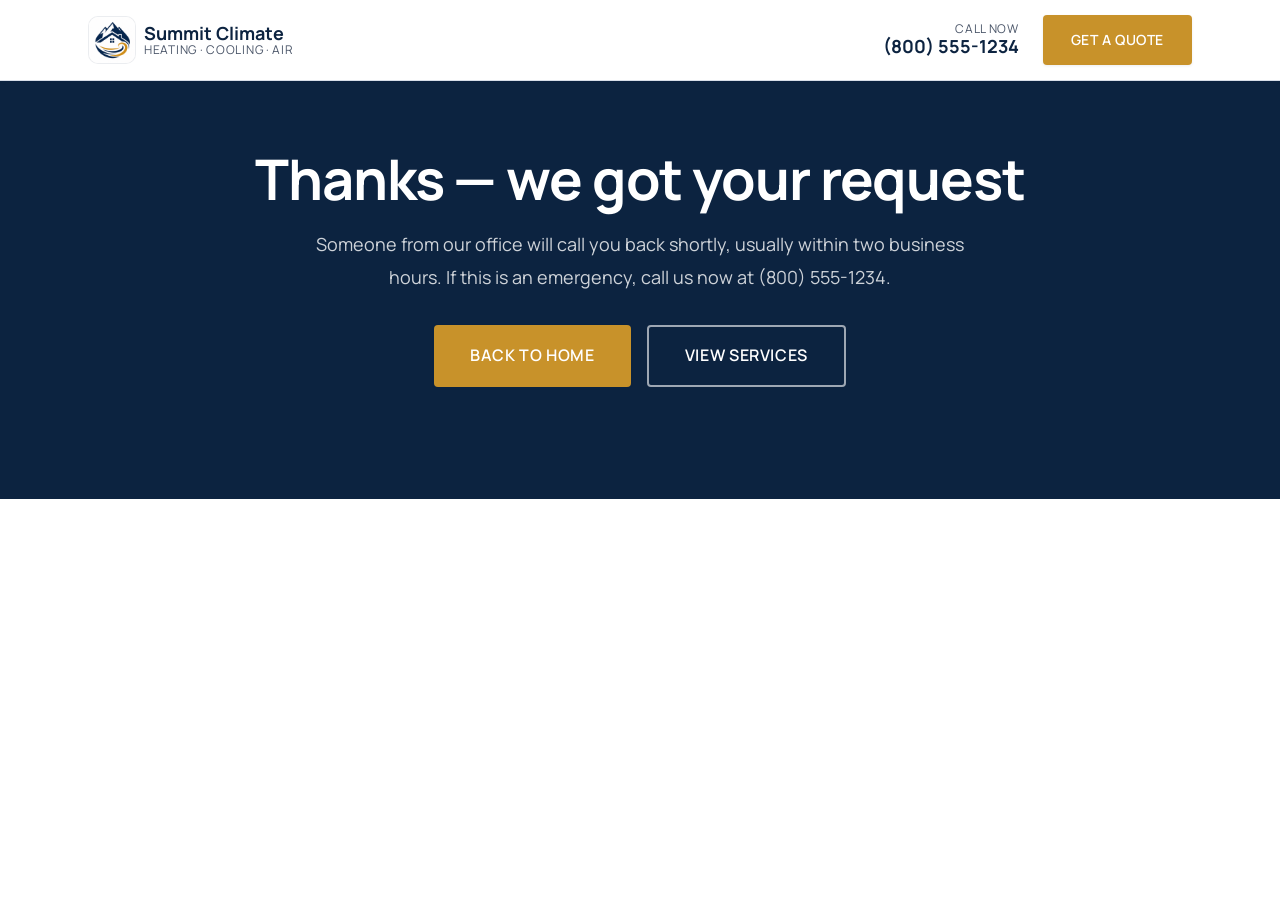
<file: thank-you.html>
<!DOCTYPE html>
<html lang="en">
<head>
  <meta charset="UTF-8">
  <meta name="viewport" content="width=device-width, initial-scale=1.0">
  <meta name="robots" content="noindex, follow">
  <title>Request Received | Summit Climate Systems</title>
  <link rel="preconnect" href="https://fonts.googleapis.com">
  <link rel="preconnect" href="https://fonts.gstatic.com" crossorigin>
  <link rel="stylesheet" href="https://fonts.googleapis.com/css2?family=Manrope:wght@400;500;600;700;800&display=swap">
  <link rel="stylesheet" href="css/style.css">
</head>
<body>

  <a href="#main-content" class="skip-link">Skip to main content</a>

  <header class="header" role="banner">
    <div class="container header__inner">
      <a href="index.html" class="logo" aria-label="Summit Climate Systems — Home">
        <img class="logo__mark" src="assets/summit-climate-logo.png" width="48" height="48" alt="">
        <span class="logo__text">
          <span class="logo__name">Summit Climate</span>
          <span class="logo__tagline">Heating · Cooling · Air</span>
        </span>
      </a>
      <div class="header__actions">
        <div class="header__phone">
          <span class="header__phone-label">Call Now</span>
          <a href="tel:+18005551234" class="header__phone-number">(800) 555-1234</a>
        </div>
        <a href="contact.html" class="btn btn--primary">Get a Quote</a>
      </div>
    </div>
  </header>

  <main id="main-content">
    <section class="page-hero" aria-labelledby="page-title">
      <div class="container page-hero__inner">
        <h1 id="page-title" class="page-hero__title">Thanks — we got your request</h1>
        <p class="page-hero__description">
          Someone from our office will call you back shortly, usually within two business hours.
          If this is an emergency, call us now at
          <a href="tel:+18005551234">(800) 555-1234</a>.
        </p>
        <div class="hero__actions" style="justify-content:center;margin-top:2rem;">
          <a href="index.html" class="btn btn--primary btn--large">Back to Home</a>
          <a href="services.html" class="btn btn--secondary btn--large">View Services</a>
        </div>
      </div>
    </section>
  </main>

</body>
</html>
</file>
<file: css/style.css>
/*
Theme Name: Summit Climate Systems
Theme URI: https://example.com/summit-climate
Author: Summit Climate Systems
Description: Premium HVAC company landing page theme. Built with semantic HTML5, BEM methodology, CSS custom properties, Flexbox and Grid.
Version: 1.0.0
License: GNU General Public License v2 or later
Text Domain: summit-climate
*/

:root {
  /* Brand colors */
  --color-primary: #0c2340;
  --color-primary-light: #1a3a5c;
  --color-accent: #c8922a;
  --color-accent-hover: #b07d1f;
  --color-accent-light: #f5e6c8;

  /* Neutrals */
  --color-white: #ffffff;
  --color-off-white: #f8f9fb;
  --color-gray-100: #eef1f5;
  --color-gray-200: #d8dee8;
  --color-gray-400: #8a96a8;
  --color-gray-600: #4a5568;
  --color-gray-800: #2d3748;
  --color-black: #0a0f18;

  /* Semantic */
  --color-text: var(--color-gray-800);
  --color-text-muted: var(--color-gray-600);
  --color-text-inverse: var(--color-white);
  --color-bg: var(--color-white);
  --color-bg-alt: var(--color-off-white);
  --color-border: var(--color-gray-200);

  /* Typography */
  --font-heading: "Manrope", system-ui, -apple-system, sans-serif;
  --font-body: "Manrope", system-ui, -apple-system, sans-serif;

  --font-size-xs: 0.75rem;
  --font-size-sm: 0.875rem;
  --font-size-base: 1rem;
  --font-size-lg: 1.125rem;
  --font-size-xl: 1.25rem;
  --font-size-2xl: 1.5rem;
  --font-size-3xl: 2rem;
  --font-size-4xl: 2.75rem;
  --font-size-5xl: 3.5rem;

  --line-height-tight: 1.2;
  --line-height-base: 1.6;
  --line-height-loose: 1.8;

  --font-weight-normal: 400;
  --font-weight-medium: 500;
  --font-weight-semibold: 600;
  --font-weight-bold: 700;
  --font-weight-extrabold: 800;

  /* Spacing */
  --space-xs: 0.25rem;
  --space-sm: 0.5rem;
  --space-md: 1rem;
  --space-lg: 1.5rem;
  --space-xl: 2rem;
  --space-2xl: 3rem;
  --space-3xl: 4rem;
  --space-4xl: 6rem;
  --space-5xl: 8rem;

  /* Layout */
  --container-max: 72rem;
  --container-narrow: 48rem;
  --header-height: 5rem;

  /* Borders & shadows */
  --radius-sm: 0.25rem;
  --radius-md: 0.5rem;
  --radius-lg: 1rem;
  --radius-full: 9999px;

  --shadow-sm: 0 1px 3px rgba(12, 35, 64, 0.08);
  --shadow-md: 0 4px 16px rgba(12, 35, 64, 0.1);
  --shadow-lg: 0 12px 40px rgba(12, 35, 64, 0.15);
  --shadow-xl: 0 20px 60px rgba(12, 35, 64, 0.2);

  /* Transitions */
  --transition-fast: 150ms ease;
  --transition-base: 250ms ease;
  --transition-slow: 400ms ease;

  /* Z-index scale */
  --z-dropdown: 100;
  --z-sticky: 200;
  --z-overlay: 300;
  --z-modal: 400;
}

/* ==========================================================================
   Base — Reset, typography, global elements
   ========================================================================== */

*,
*::before,
*::after {
  box-sizing: border-box;
}

* {
  margin: 0;
  padding: 0;
}

html {
  scroll-behavior: smooth;
  -webkit-text-size-adjust: 100%;
}

body {
  font-family: var(--font-body);
  font-size: var(--font-size-base);
  font-weight: var(--font-weight-normal);
  line-height: var(--line-height-base);
  color: var(--color-text);
  background-color: var(--color-bg);
  -webkit-font-smoothing: antialiased;
  -moz-osx-font-smoothing: grayscale;
}

img,
picture,
video,
svg {
  display: block;
  max-width: 100%;
  height: auto;
}

input,
button,
textarea,
select {
  font: inherit;
  color: inherit;
}

button {
  cursor: pointer;
  border: none;
  background: none;
}

a {
  color: inherit;
  text-decoration: none;
}

ul,
ol {
  list-style: none;
}

h1,
h2,
h3,
h4,
h5,
h6 {
  font-family: var(--font-heading);
  font-weight: var(--font-weight-bold);
  line-height: var(--line-height-tight);
  letter-spacing: -0.02em;
  color: var(--color-primary);
}

h1 {
  font-size: clamp(var(--font-size-3xl), 5vw, var(--font-size-5xl));
}

h2 {
  font-size: clamp(var(--font-size-2xl), 4vw, var(--font-size-4xl));
}

h3 {
  font-size: clamp(var(--font-size-xl), 3vw, var(--font-size-2xl));
}

h4 {
  font-size: var(--font-size-lg);
}

p {
  max-width: 65ch;
}

:focus-visible {
  outline: 2px solid var(--color-accent);
  outline-offset: 3px;
}

::selection {
  background-color: var(--color-accent-light);
  color: var(--color-primary);
}

/* Skip link for accessibility */
.skip-link {
  position: absolute;
  top: -100%;
  left: var(--space-md);
  z-index: var(--z-modal);
  padding: var(--space-sm) var(--space-md);
  background-color: var(--color-accent);
  color: var(--color-white);
  border-radius: var(--radius-sm);
  font-weight: var(--font-weight-semibold);
}

.skip-link:focus {
  top: var(--space-md);
}

.visually-hidden {
  position: absolute;
  width: 1px;
  height: 1px;
  padding: 0;
  margin: -1px;
  overflow: hidden;
  clip: rect(0, 0, 0, 0);
  white-space: nowrap;
  border: 0;
}

/* ==========================================================================
   Layout — Container, grid, section spacing
   ========================================================================== */

.container {
  width: 100%;
  max-width: var(--container-max);
  margin-inline: auto;
  padding-inline: var(--space-lg);
}

.container--narrow {
  max-width: var(--container-narrow);
}

.section {
  padding-block: var(--space-4xl);
}

.section--alt {
  background-color: var(--color-bg-alt);
}

.section--dark {
  background-color: var(--color-primary);
  color: var(--color-text-inverse);
}

.section--dark h2,
.section--dark h3,
.section--dark h4 {
  color: var(--color-white);
}

.section__header {
  text-align: center;
  margin-bottom: var(--space-3xl);
}

.section__eyebrow {
  display: inline-block;
  font-size: var(--font-size-sm);
  font-weight: var(--font-weight-semibold);
  letter-spacing: 0.12em;
  text-transform: uppercase;
  color: var(--color-accent);
  margin-bottom: var(--space-sm);
}

.section--dark .section__eyebrow {
  color: var(--color-accent-light);
}

.section__title {
  margin-bottom: var(--space-md);
}

.section__description {
  font-size: var(--font-size-lg);
  color: var(--color-text-muted);
  max-width: 42rem;
  margin-inline: auto;
}

.section--dark .section__description {
  color: rgba(255, 255, 255, 0.75);
}

.grid {
  display: grid;
  gap: var(--space-xl);
}

.grid--2 {
  grid-template-columns: 1fr;
}

.grid--3 {
  grid-template-columns: 1fr;
}

.grid--4 {
  grid-template-columns: 1fr;
}

@media (min-width: 48rem) {
  .grid--2 {
    grid-template-columns: repeat(2, 1fr);
  }

  .grid--3 {
    grid-template-columns: repeat(2, 1fr);
  }

  .grid--4 {
    grid-template-columns: repeat(2, 1fr);
  }
}

@media (min-width: 64rem) {
  .grid--3 {
    grid-template-columns: repeat(3, 1fr);
  }

  .grid--4 {
    grid-template-columns: repeat(4, 1fr);
  }
}

/* ==========================================================================
   Components — Reusable UI blocks (BEM)
   ========================================================================== */

/* --------------------------------------------------------------------------
   Button
   -------------------------------------------------------------------------- */

.btn {
  display: inline-flex;
  align-items: center;
  justify-content: center;
  gap: var(--space-sm);
  padding: 0.875rem 1.75rem;
  font-size: var(--font-size-sm);
  font-weight: var(--font-weight-semibold);
  letter-spacing: 0.04em;
  text-transform: uppercase;
  border-radius: var(--radius-sm);
  transition: background-color var(--transition-base),
              color var(--transition-base),
              border-color var(--transition-base),
              transform var(--transition-fast),
              box-shadow var(--transition-base);
}

.btn:hover {
  transform: translateY(-1px);
}

.btn--primary {
  background-color: var(--color-accent);
  color: var(--color-white);
  box-shadow: var(--shadow-sm);
}

.btn--primary:hover {
  background-color: var(--color-accent-hover);
  box-shadow: var(--shadow-md);
}

.btn--secondary {
  background-color: transparent;
  color: var(--color-white);
  border: 2px solid rgba(255, 255, 255, 0.6);
}

.btn--secondary:hover {
  border-color: var(--color-white);
  background-color: rgba(255, 255, 255, 0.1);
}

.btn--outline {
  background-color: transparent;
  color: var(--color-primary);
  border: 2px solid var(--color-primary);
}

.btn--outline:hover {
  background-color: var(--color-primary);
  color: var(--color-white);
}

.btn--large {
  padding: 1rem 2.25rem;
  font-size: var(--font-size-base);
}

/* --------------------------------------------------------------------------
   Card
   -------------------------------------------------------------------------- */

.card {
  background-color: var(--color-white);
  border-radius: var(--radius-lg);
  padding: var(--space-xl);
  box-shadow: var(--shadow-sm);
  border: 1px solid var(--color-border);
  transition: box-shadow var(--transition-base), transform var(--transition-base);
}

.card:hover {
  box-shadow: var(--shadow-lg);
  transform: translateY(-4px);
}

.card__icon {
  display: flex;
  align-items: center;
  justify-content: center;
  width: 3.5rem;
  height: 3.5rem;
  background-color: var(--color-accent-light);
  color: var(--color-accent);
  border-radius: var(--radius-md);
  margin-bottom: var(--space-lg);
}

.card__icon svg {
  width: 1.75rem;
  height: 1.75rem;
}

.card__title {
  margin-bottom: var(--space-sm);
}

.card__text {
  color: var(--color-text-muted);
  font-size: var(--font-size-sm);
  line-height: var(--line-height-loose);
}

/* --------------------------------------------------------------------------
   Badge
   -------------------------------------------------------------------------- */

.badge {
  display: inline-flex;
  align-items: center;
  gap: var(--space-xs);
  padding: var(--space-xs) var(--space-md);
  font-size: var(--font-size-xs);
  font-weight: var(--font-weight-semibold);
  letter-spacing: 0.06em;
  text-transform: uppercase;
  border-radius: var(--radius-full);
  background-color: var(--color-accent-light);
  color: var(--color-primary);
}

.badge--dark {
  background-color: rgba(255, 255, 255, 0.12);
  color: var(--color-white);
}

/* --------------------------------------------------------------------------
   Stat
   -------------------------------------------------------------------------- */

.stat {
  text-align: center;
}

.stat__number {
  display: block;
  font-family: var(--font-heading);
  font-size: var(--font-size-4xl);
  font-weight: var(--font-weight-bold);
  color: var(--color-accent);
  line-height: 1;
  margin-bottom: var(--space-sm);
}

.stat__label {
  font-size: var(--font-size-sm);
  color: var(--color-text-muted);
  text-transform: uppercase;
  letter-spacing: 0.08em;
}

.section--dark .stat__label {
  color: rgba(255, 255, 255, 0.7);
}

/* --------------------------------------------------------------------------
   Testimonial
   -------------------------------------------------------------------------- */

.testimonial {
  background-color: var(--color-white);
  border-radius: var(--radius-lg);
  padding: var(--space-2xl);
  box-shadow: var(--shadow-md);
  border: 1px solid var(--color-border);
  display: flex;
  flex-direction: column;
  height: 100%;
}

.testimonial__stars {
  display: flex;
  gap: 0.125rem;
  color: var(--color-accent);
  margin-bottom: var(--space-lg);
}

.testimonial__stars svg {
  width: 1.125rem;
  height: 1.125rem;
  fill: currentColor;
}

.testimonial__quote {
  font-size: var(--font-size-lg);
  font-style: italic;
  color: var(--color-text);
  line-height: var(--line-height-loose);
  flex-grow: 1;
  margin-bottom: var(--space-xl);
}

.testimonial__author {
  display: flex;
  align-items: center;
  gap: var(--space-md);
}

.testimonial__avatar {
  width: 3rem;
  height: 3rem;
  border-radius: var(--radius-full);
  background: linear-gradient(135deg, var(--color-primary-light), var(--color-primary));
  display: flex;
  align-items: center;
  justify-content: center;
  color: var(--color-white);
  font-weight: var(--font-weight-bold);
  font-size: var(--font-size-sm);
  flex-shrink: 0;
}

.testimonial__name {
  font-style: normal;
  font-weight: var(--font-weight-semibold);
  color: var(--color-primary);
}

.testimonial__location {
  font-size: var(--font-size-sm);
  color: var(--color-text-muted);
}

/* --------------------------------------------------------------------------
   Form
   -------------------------------------------------------------------------- */

.form {
  display: flex;
  flex-direction: column;
  gap: var(--space-lg);
}

.form__group {
  display: flex;
  flex-direction: column;
  gap: var(--space-xs);
}

.form__label {
  font-size: var(--font-size-sm);
  font-weight: var(--font-weight-medium);
  color: var(--color-primary);
}

.form__input,
.form__select,
.form__textarea {
  padding: 0.875rem var(--space-md);
  border: 1px solid var(--color-border);
  border-radius: var(--radius-sm);
  background-color: var(--color-white);
  transition: border-color var(--transition-fast), box-shadow var(--transition-fast);
}

.form__input:focus,
.form__select:focus,
.form__textarea:focus {
  outline: none;
  border-color: var(--color-accent);
  box-shadow: 0 0 0 3px rgba(200, 146, 42, 0.15);
}

.form__textarea {
  min-height: 8rem;
  resize: vertical;
}

.form__row {
  display: grid;
  gap: var(--space-lg);
}

@media (min-width: 48rem) {
  .form__row {
    grid-template-columns: repeat(2, 1fr);
  }
}

/* --------------------------------------------------------------------------
   Feature list
   -------------------------------------------------------------------------- */

.feature-list {
  display: flex;
  flex-direction: column;
  gap: var(--space-lg);
}

.feature-list__item {
  display: flex;
  gap: var(--space-md);
  align-items: flex-start;
}

.feature-list__icon {
  flex-shrink: 0;
  width: 1.5rem;
  height: 1.5rem;
  color: var(--color-accent);
  margin-top: 0.125rem;
}

.feature-list__icon svg {
  width: 100%;
  height: 100%;
}

.feature-list__content h4 {
  margin-bottom: var(--space-xs);
}

.feature-list__content p {
  font-size: var(--font-size-sm);
  color: var(--color-text-muted);
}

/* ==========================================================================
   Page blocks — Header, Hero, About, Services, etc.
   ========================================================================== */

/* --------------------------------------------------------------------------
   Top bar
   -------------------------------------------------------------------------- */

.top-bar {
  background-color: var(--color-primary);
  color: rgba(255, 255, 255, 0.85);
  font-size: var(--font-size-sm);
  padding-block: var(--space-sm);
}

.top-bar__inner {
  display: flex;
  flex-wrap: wrap;
  align-items: center;
  justify-content: space-between;
  gap: var(--space-sm) var(--space-lg);
}

.top-bar__contact {
  display: flex;
  flex-wrap: wrap;
  align-items: center;
  gap: var(--space-md) var(--space-xl);
}

.top-bar__link {
  display: inline-flex;
  align-items: center;
  gap: var(--space-sm);
  transition: color var(--transition-fast);
}

.top-bar__link:hover {
  color: var(--color-accent-light);
}

.top-bar__link svg {
  width: 1rem;
  height: 1rem;
  flex-shrink: 0;
}

.top-bar__hours {
  display: none;
}

@media (min-width: 48rem) {
  .top-bar__hours {
    display: inline-flex;
    align-items: center;
    gap: var(--space-sm);
  }
}

/* --------------------------------------------------------------------------
   Header / Navigation
   -------------------------------------------------------------------------- */

.header {
  position: sticky;
  top: 0;
  z-index: var(--z-sticky);
  background-color: var(--color-white);
  border-bottom: 1px solid var(--color-border);
  box-shadow: var(--shadow-sm);
}

.header__inner {
  display: flex;
  align-items: center;
  justify-content: space-between;
  height: var(--header-height);
  gap: var(--space-lg);
}

.logo {
  display: flex;
  align-items: center;
  gap: var(--space-sm);
  flex-shrink: 0;
}

.logo__mark {
  width: 3rem;
  height: 3rem;
  flex-shrink: 0;
  object-fit: cover;
  border: 1px solid rgba(12, 35, 64, 0.08);
  border-radius: 0.625rem;
  background-color: var(--color-white);
}

.logo__text {
  display: flex;
  flex-direction: column;
  line-height: 1.1;
}

.logo__name {
  font-family: var(--font-heading);
  font-size: var(--font-size-lg);
  font-weight: var(--font-weight-bold);
  color: var(--color-primary);
}

.logo__tagline {
  font-size: var(--font-size-xs);
  color: var(--color-text-muted);
  letter-spacing: 0.06em;
  text-transform: uppercase;
}

/* Mobile nav toggle (CSS-only) */
.nav-toggle {
  display: flex;
  flex-direction: column;
  justify-content: center;
  gap: 5px;
  width: 2.5rem;
  height: 2.5rem;
  padding: var(--space-sm);
  cursor: pointer;
}

.nav-toggle__bar {
  display: block;
  width: 100%;
  height: 2px;
  background-color: var(--color-primary);
  border-radius: var(--radius-full);
  transition: transform var(--transition-base), opacity var(--transition-base);
}

.nav-toggle__input {
  position: absolute;
  opacity: 0;
  width: 0;
  height: 0;
  pointer-events: none;
}

.nav {
  position: fixed;
  inset: 0;
  top: var(--header-height);
  background-color: var(--color-white);
  padding: var(--space-xl) var(--space-lg);
  transform: translateX(100%);
  transition: transform var(--transition-base);
  overflow-y: auto;
}

.nav-toggle__input:checked ~ .nav {
  transform: translateX(0);
}

.nav-toggle__input:checked ~ .nav-toggle .nav-toggle__bar:nth-child(1) {
  transform: translateY(7px) rotate(45deg);
}

.nav-toggle__input:checked ~ .nav-toggle .nav-toggle__bar:nth-child(2) {
  opacity: 0;
}

.nav-toggle__input:checked ~ .nav-toggle .nav-toggle__bar:nth-child(3) {
  transform: translateY(-7px) rotate(-45deg);
}

.nav__list {
  display: flex;
  flex-direction: column;
  gap: var(--space-md);
}

.nav__link {
  display: block;
  padding: var(--space-sm) 0;
  font-size: var(--font-size-lg);
  font-weight: var(--font-weight-medium);
  color: var(--color-primary);
  border-bottom: 1px solid var(--color-border);
  transition: color var(--transition-fast);
}

.nav__link:hover {
  color: var(--color-accent);
}

.nav__link--active {
  color: var(--color-accent);
}

.nav__cta {
  margin-top: var(--space-xl);
}

.header__actions {
  display: none;
}

@media (min-width: 64rem) {
  .nav-toggle {
    display: none;
  }

  .nav {
    position: static;
    transform: none;
    padding: 0;
    overflow: visible;
    background: transparent;
  }

  .nav__list {
    flex-direction: row;
    align-items: center;
    gap: var(--space-xl);
  }

  .nav__link {
    font-size: var(--font-size-sm);
    font-weight: var(--font-weight-medium);
    letter-spacing: 0.02em;
    border-bottom: none;
    padding: var(--space-sm) 0;
    position: relative;
  }

  .nav__link::after {
    content: "";
    position: absolute;
    bottom: 0;
    left: 0;
    width: 0;
    height: 2px;
    background-color: var(--color-accent);
    transition: width var(--transition-base);
  }

  .nav__link:hover::after {
    width: 100%;
  }

  .nav__link--active {
    color: var(--color-accent);
  }

  .nav__link--active::after {
    width: 100%;
  }

  .nav__cta {
    display: none;
  }

  .header__actions {
    display: flex;
    align-items: center;
    gap: var(--space-lg);
  }

  .header__phone {
    display: flex;
    flex-direction: column;
    align-items: flex-end;
    line-height: 1.2;
  }

  .header__phone-label {
    font-size: var(--font-size-xs);
    color: var(--color-text-muted);
    text-transform: uppercase;
    letter-spacing: 0.06em;
  }

  .header__phone-number {
    font-size: var(--font-size-lg);
    font-weight: var(--font-weight-bold);
    color: var(--color-primary);
  }
}

/* --------------------------------------------------------------------------
   Hero
   -------------------------------------------------------------------------- */

.hero {
  position: relative;
  min-height: calc(100vh - var(--header-height));
  min-height: calc(100dvh - var(--header-height));
  display: flex;
  align-items: center;
  background-color: var(--color-primary);
  overflow: hidden;
}

.hero__background {
  position: absolute;
  inset: 0;
  background:
    linear-gradient(135deg, rgba(12, 35, 64, 0.92) 0%, rgba(12, 35, 64, 0.75) 50%, rgba(26, 58, 92, 0.85) 100%),
    url("data:image/svg+xml,%3Csvg xmlns='http://www.w3.org/2000/svg' width='1200' height='800' viewBox='0 0 1200 800'%3E%3Cdefs%3E%3ClinearGradient id='g' x1='0%25' y1='0%25' x2='100%25' y2='100%25'%3E%3Cstop offset='0%25' stop-color='%231a3a5c'/%3E%3Cstop offset='100%25' stop-color='%230c2340'/%3E%3C/linearGradient%3E%3Cpattern id='p' width='60' height='60' patternUnits='userSpaceOnUse'%3E%3Cpath d='M30 0v60M0 30h60' stroke='%23ffffff' stroke-width='0.5' opacity='0.04'/%3E%3C/pattern%3E%3C/defs%3E%3Crect fill='url(%23g)' width='1200' height='800'/%3E%3Crect fill='url(%23p)' width='1200' height='800'/%3E%3Ccircle cx='900' cy='200' r='300' fill='%23c8922a' opacity='0.08'/%3E%3Ccircle cx='200' cy='650' r='250' fill='%23c8922a' opacity='0.05'/%3E%3C/svg%3E");
  background-size: cover;
  background-position: center;
}

.hero__content {
  position: relative;
  z-index: 1;
  padding-block: var(--space-4xl);
}

.hero__grid {
  display: grid;
  gap: var(--space-3xl);
  align-items: center;
}

.hero__text {
  color: var(--color-white);
}

.hero__badge {
  margin-bottom: var(--space-lg);
}

.hero__title {
  color: var(--color-white);
  margin-bottom: var(--space-lg);
}

.hero__title-accent {
  color: var(--color-accent);
}

.hero__description {
  font-size: var(--font-size-lg);
  color: rgba(255, 255, 255, 0.85);
  line-height: var(--line-height-loose);
  margin-bottom: var(--space-2xl);
  max-width: 36rem;
}

.hero__actions {
  display: flex;
  flex-wrap: wrap;
  gap: var(--space-md);
  margin-bottom: var(--space-3xl);
}

.hero__trust {
  display: flex;
  flex-wrap: wrap;
  gap: var(--space-xl) var(--space-2xl);
}

.hero__trust-item {
  display: flex;
  flex-direction: column;
}

.hero__trust-number {
  font-family: var(--font-heading);
  font-size: var(--font-size-2xl);
  font-weight: var(--font-weight-bold);
  color: var(--color-accent);
}

.hero__trust-label {
  font-size: var(--font-size-sm);
  color: rgba(255, 255, 255, 0.7);
}

.hero__card {
  background-color: var(--color-white);
  border-radius: var(--radius-lg);
  padding: var(--space-2xl);
  box-shadow: var(--shadow-xl);
}

.hero__card-title {
  margin-bottom: var(--space-lg);
  text-align: center;
}

.hero__card-subtitle {
  text-align: center;
  font-size: var(--font-size-sm);
  color: var(--color-text-muted);
  margin-bottom: var(--space-xl);
}

@media (min-width: 64rem) {
  .hero__grid {
    grid-template-columns: 1fr 24rem;
  }
}

/* --------------------------------------------------------------------------
   Trust bar
   -------------------------------------------------------------------------- */

.trust-bar {
  background-color: var(--color-white);
  border-bottom: 1px solid var(--color-border);
  padding-block: var(--space-xl);
}

.trust-bar__inner {
  display: flex;
  flex-wrap: wrap;
  align-items: center;
  justify-content: center;
  gap: var(--space-xl) var(--space-3xl);
}

.trust-bar__item {
  display: flex;
  align-items: center;
  gap: var(--space-sm);
  font-size: var(--font-size-sm);
  font-weight: var(--font-weight-medium);
  color: var(--color-text-muted);
}

.trust-bar__item svg {
  width: 1.5rem;
  height: 1.5rem;
  color: var(--color-accent);
  flex-shrink: 0;
}

/* --------------------------------------------------------------------------
   Page hero (inner pages)
   -------------------------------------------------------------------------- */

.page-hero {
  background-color: var(--color-primary);
  padding-block: var(--space-3xl) var(--space-2xl);
}

.page-hero__inner {
  text-align: center;
}

.page-hero__breadcrumb {
  display: flex;
  flex-wrap: wrap;
  align-items: center;
  justify-content: center;
  gap: var(--space-sm);
  font-size: var(--font-size-sm);
  color: rgba(255, 255, 255, 0.65);
  margin-bottom: var(--space-lg);
}

.page-hero__breadcrumb a {
  transition: color var(--transition-fast);
}

.page-hero__breadcrumb a:hover {
  color: var(--color-accent-light);
}

.page-hero__breadcrumb-sep {
  color: rgba(255, 255, 255, 0.35);
}

.page-hero__title {
  color: var(--color-white);
  margin-bottom: var(--space-md);
}

.page-hero__description {
  font-size: var(--font-size-lg);
  color: rgba(255, 255, 255, 0.8);
  max-width: 42rem;
  margin-inline: auto;
  line-height: var(--line-height-loose);
}

/* --------------------------------------------------------------------------
   Services
   -------------------------------------------------------------------------- */

.services__card {
  text-align: center;
}

.services__card .card__icon {
  margin-inline: auto;
}

.services-preview__cta {
  text-align: center;
  margin-top: var(--space-3xl);
}

.services-page {
  scroll-behavior: smooth;
}

.services-index {
  display: grid;
  gap: var(--space-2xl);
  margin-bottom: var(--space-3xl);
  padding: var(--space-xl);
  border: 1px solid var(--color-border);
  border-radius: var(--radius-lg);
  background-color: var(--color-white);
  box-shadow: var(--shadow-sm);
}

.services-index__heading h2 {
  margin-bottom: var(--space-sm);
  font-size: clamp(var(--font-size-2xl), 3vw, var(--font-size-3xl));
}

.services-index__heading p {
  color: var(--color-text-muted);
}

.services-nav {
  display: grid;
  grid-template-columns: 1fr;
  gap: var(--space-sm);
}

.services-nav__link {
  display: flex;
  min-width: 0;
  flex-direction: column;
  gap: 0.125rem;
  padding: var(--space-md);
  border: 1px solid var(--color-border);
  border-radius: var(--radius-md);
  background-color: var(--color-bg-alt);
  color: var(--color-primary);
  transition:
    border-color var(--transition-fast),
    background-color var(--transition-fast),
    transform var(--transition-fast);
}

.services-nav__link span {
  font-weight: var(--font-weight-bold);
}

.services-nav__link small {
  color: var(--color-text-muted);
  font-size: var(--font-size-xs);
}

.services-nav__link:hover {
  border-color: var(--color-accent);
  background-color: var(--color-white);
  transform: translateY(-1px);
}

.service-detail {
  scroll-margin-top: calc(var(--header-height) + var(--space-xl));
  padding: var(--space-xl);
  border: 1px solid var(--color-border);
  border-radius: var(--radius-lg);
  background-color: var(--color-white);
  box-shadow: var(--shadow-sm);
}

.service-detail + .service-detail {
  margin-top: var(--space-xl);
}

.service-detail__header {
  display: grid;
  gap: var(--space-md);
  padding-bottom: var(--space-xl);
  border-bottom: 1px solid var(--color-border);
}

.service-detail__icon {
  display: flex;
  align-items: center;
  justify-content: center;
  width: 4rem;
  height: 4rem;
  background-color: var(--color-accent-light);
  color: var(--color-accent);
  border-radius: var(--radius-md);
}

.service-detail__icon svg {
  width: 2rem;
  height: 2rem;
}

.service-detail__title {
  margin-bottom: 0;
  font-size: clamp(var(--font-size-xl), 3vw, var(--font-size-3xl));
}

.service-detail__intro {
  color: var(--color-text-muted);
  font-size: var(--font-size-base);
  line-height: var(--line-height-base);
  max-width: 58rem;
}

.service-detail__grid {
  display: grid;
  gap: var(--space-xl);
  padding-block: var(--space-xl);
}

.service-detail__grid > div {
  padding: var(--space-lg);
  border-radius: var(--radius-md);
  background-color: var(--color-bg-alt);
}

.service-detail__block-title {
  font-family: var(--font-body);
  font-size: var(--font-size-base);
  font-weight: var(--font-weight-bold);
  text-transform: uppercase;
  letter-spacing: 0.08em;
  color: var(--color-primary);
  margin-bottom: var(--space-md);
}

.service-detail__list {
  display: flex;
  flex-direction: column;
  gap: var(--space-sm);
}

.service-detail__list li {
  position: relative;
  padding-left: 1.5rem;
  font-size: var(--font-size-sm);
  color: var(--color-text-muted);
  line-height: var(--line-height-base);
}

.service-detail__list li::before {
  content: "✓";
  position: absolute;
  left: 0;
  top: 0;
  color: var(--color-accent);
  font-weight: var(--font-weight-bold);
}

.service-detail__meta {
  display: flex;
  flex-wrap: wrap;
  gap: var(--space-sm);
  padding-top: var(--space-lg);
  border-top: 1px solid var(--color-border);
}

.service-detail__tag {
  padding: 0.375rem var(--space-md);
  background-color: var(--color-accent-light);
  border-radius: var(--radius-full);
  font-size: var(--font-size-xs);
  font-weight: var(--font-weight-semibold);
  color: var(--color-primary);
}

.service-detail__cta {
  margin-top: var(--space-lg);
}

#emergency {
  border-top: 4px solid var(--color-accent);
}

@media (min-width: 48rem) {
  .services-nav {
    grid-template-columns: repeat(2, minmax(0, 1fr));
  }

  .service-detail {
    padding: var(--space-2xl);
  }

  .service-detail__header {
    grid-template-columns: 4rem 1fr;
    column-gap: var(--space-lg);
  }

  .service-detail__icon {
    grid-row: 1 / span 2;
  }

  .service-detail__grid {
    grid-template-columns: repeat(2, minmax(0, 1fr));
  }
}

@media (min-width: 64rem) {
  .services-index {
    grid-template-columns: 0.72fr 1.28fr;
    align-items: center;
    padding: var(--space-2xl);
  }

  .services-nav {
    grid-template-columns: repeat(3, minmax(0, 1fr));
  }
}

/* --------------------------------------------------------------------------
   About
   -------------------------------------------------------------------------- */

.about__grid {
  display: grid;
  gap: var(--space-3xl);
  align-items: center;
}

.about__image {
  position: relative;
  border-radius: var(--radius-lg);
  overflow: hidden;
  aspect-ratio: 4 / 3;
  background:
    linear-gradient(160deg, var(--color-primary-light) 0%, var(--color-primary) 100%);
}

.about__image::before {
  content: "";
  position: absolute;
  inset: 0;
  background:
    url("data:image/svg+xml,%3Csvg xmlns='http://www.w3.org/2000/svg' width='400' height='300' viewBox='0 0 400 300'%3E%3Crect fill='none' width='400' height='300'/%3E%3Cg opacity='0.15' stroke='%23c8922a' stroke-width='1.5' fill='none'%3E%3Crect x='80' y='60' width='120' height='80' rx='4'/%3E%3Crect x='220' y='60' width='100' height='80' rx='4'/%3E%3Crect x='80' y='160' width='240' height='80' rx='4'/%3E%3Cline x1='140' y1='60' x2='140' y2='140'/%3E%3Cline x1='200' y1='60' x2='200' y2='140'/%3E%3Cline x1='270' y1='60' x2='270' y2='140'/%3E%3C/g%3E%3C/svg%3E")
    center / 70% no-repeat;
}

.about__badge {
  position: absolute;
  bottom: var(--space-lg);
  right: var(--space-lg);
  background-color: var(--color-accent);
  color: var(--color-white);
  padding: var(--space-lg);
  border-radius: var(--radius-md);
  text-align: center;
  box-shadow: var(--shadow-lg);
}

.about__badge-number {
  display: block;
  font-family: var(--font-heading);
  font-size: var(--font-size-3xl);
  font-weight: var(--font-weight-bold);
  line-height: 1;
}

.about__badge-text {
  font-size: var(--font-size-xs);
  text-transform: uppercase;
  letter-spacing: 0.06em;
}

.about__content .section__eyebrow {
  text-align: left;
}

.about__content .section__title {
  text-align: left;
}

.about__text {
  color: var(--color-text-muted);
  margin-bottom: var(--space-lg);
}

.about__stats {
  display: grid;
  grid-template-columns: repeat(2, 1fr);
  gap: var(--space-lg);
  margin-top: var(--space-2xl);
  padding-top: var(--space-2xl);
  border-top: 1px solid var(--color-border);
}

@media (min-width: 64rem) {
  .about__grid {
    grid-template-columns: 1fr 1fr;
  }
}

/* --------------------------------------------------------------------------
   Process
   -------------------------------------------------------------------------- */

.process__step {
  text-align: center;
  position: relative;
}

.process__number {
  display: flex;
  align-items: center;
  justify-content: center;
  width: 3.5rem;
  height: 3.5rem;
  margin-inline: auto;
  margin-bottom: var(--space-lg);
  background-color: var(--color-primary);
  color: var(--color-white);
  font-family: var(--font-heading);
  font-size: var(--font-size-xl);
  font-weight: var(--font-weight-bold);
  border-radius: var(--radius-full);
  position: relative;
  z-index: 1;
}

.section--dark .process__number {
  background-color: var(--color-accent);
  color: var(--color-primary);
}

.process__title {
  margin-bottom: var(--space-sm);
}

.process__text {
  font-size: var(--font-size-sm);
  color: var(--color-text-muted);
  max-width: 20rem;
  margin-inline: auto;
}

.section--dark .process__text {
  color: rgba(255, 255, 255, 0.7);
}

/* --------------------------------------------------------------------------
   About page — editorial layout
   -------------------------------------------------------------------------- */

.about-hero {
  background-color: var(--color-primary);
  color: var(--color-white);
  overflow: hidden;
}

.about-hero__grid {
  display: grid;
  gap: var(--space-3xl);
  align-items: center;
  padding-block: var(--space-3xl);
}

.about-hero__breadcrumb,
.process-hero__breadcrumb {
  display: flex;
  gap: var(--space-sm);
  margin-bottom: var(--space-2xl);
  color: rgba(255, 255, 255, 0.58);
  font-size: var(--font-size-sm);
}

.about-hero__breadcrumb a:hover,
.process-hero__breadcrumb a:hover {
  color: var(--color-white);
}

.about-hero__title {
  max-width: 12ch;
  margin-bottom: var(--space-lg);
  color: var(--color-white);
  font-size: clamp(2.5rem, 6vw, 4.75rem);
  line-height: 1.03;
}

.about-hero__text {
  max-width: 38rem;
  color: rgba(255, 255, 255, 0.75);
  font-size: var(--font-size-lg);
}

.about-hero__actions {
  display: flex;
  flex-wrap: wrap;
  align-items: center;
  gap: var(--space-lg);
  margin-top: var(--space-2xl);
}

.about-hero__phone {
  padding-block: var(--space-sm);
  border-bottom: 1px solid rgba(255, 255, 255, 0.45);
  font-weight: var(--font-weight-semibold);
}

.about-hero__visual {
  position: relative;
  margin: 0;
}

.about-hero__scene {
  overflow: hidden;
  border-radius: 0.25rem;
  box-shadow: var(--shadow-xl);
}

.about-hero__scene svg {
  width: 100%;
}

.about-hero__caption {
  position: absolute;
  right: -1px;
  bottom: -1px;
  display: flex;
  flex-direction: column;
  max-width: 13rem;
  padding: var(--space-lg);
  background-color: var(--color-accent);
}

.about-hero__caption strong {
  font-size: var(--font-size-xl);
}

.about-hero__caption span {
  color: rgba(255, 255, 255, 0.82);
  font-size: var(--font-size-sm);
}

.about-story {
  padding-block: var(--space-4xl);
}

.about-story__grid {
  display: grid;
  gap: var(--space-2xl);
}

.about-story__heading h2 {
  max-width: 14ch;
}

.about-story__copy {
  display: grid;
  gap: var(--space-lg);
  color: var(--color-text-muted);
  font-size: var(--font-size-lg);
}

.about-story__copy p {
  max-width: 48rem;
}

.about-principles {
  padding-block: var(--space-4xl);
  background-color: var(--color-bg-alt);
}

.about-principles__header {
  max-width: 38rem;
  margin-bottom: var(--space-3xl);
}

.about-principles__list {
  border-top: 1px solid var(--color-border);
}

.about-principle {
  display: grid;
  gap: var(--space-md);
  padding-block: var(--space-xl);
  border-bottom: 1px solid var(--color-border);
}

.about-principle__number {
  color: var(--color-accent);
  font-size: var(--font-size-sm);
  font-weight: var(--font-weight-bold);
}

.about-principle h3 {
  font-size: var(--font-size-xl);
}

.about-principle p {
  color: var(--color-text-muted);
}

.about-credentials {
  padding-block: var(--space-4xl);
  background-color: var(--color-primary);
  color: var(--color-white);
}

.about-credentials__grid {
  display: grid;
  gap: var(--space-3xl);
}

.about-credentials h2 {
  max-width: 15ch;
  margin-bottom: var(--space-lg);
  color: var(--color-white);
}

.about-credentials p {
  color: rgba(255, 255, 255, 0.7);
}

.about-credentials__list {
  display: grid;
  grid-template-columns: repeat(2, 1fr);
  border-top: 1px solid rgba(255, 255, 255, 0.16);
  border-left: 1px solid rgba(255, 255, 255, 0.16);
}

.about-credentials__list li {
  display: flex;
  min-height: 9rem;
  flex-direction: column;
  justify-content: center;
  padding: var(--space-lg);
  border-right: 1px solid rgba(255, 255, 255, 0.16);
  border-bottom: 1px solid rgba(255, 255, 255, 0.16);
}

.about-credentials__list strong {
  color: var(--color-accent-light);
  font-size: var(--font-size-xl);
}

.about-credentials__list span {
  color: rgba(255, 255, 255, 0.62);
  font-size: var(--font-size-sm);
}

/* --------------------------------------------------------------------------
   Process page — vertical service journey
   -------------------------------------------------------------------------- */

.process-hero {
  padding-block: var(--space-3xl);
  background:
    linear-gradient(125deg, rgba(12, 35, 64, 0.98), rgba(26, 58, 92, 0.92)),
    radial-gradient(circle at 80% 20%, rgba(200, 146, 42, 0.25), transparent 35%);
  color: var(--color-white);
}

.process-hero__grid {
  display: grid;
  gap: var(--space-3xl);
  align-items: end;
}

.process-hero h1 {
  max-width: 14ch;
  margin-bottom: var(--space-lg);
  color: var(--color-white);
  font-size: clamp(2.5rem, 6vw, 4.5rem);
  line-height: 1.04;
}

.process-hero p {
  color: rgba(255, 255, 255, 0.74);
  font-size: var(--font-size-lg);
}

.process-hero__callout {
  display: flex;
  flex-direction: column;
  padding: var(--space-xl);
  border-top: 3px solid var(--color-accent);
  background-color: rgba(255, 255, 255, 0.08);
}

.process-hero__callout span,
.process-hero__callout small {
  color: rgba(255, 255, 255, 0.62);
}

.process-hero__callout strong {
  margin-block: var(--space-xs);
  font-size: var(--font-size-lg);
}

.process-hero__callout a {
  margin-block: var(--space-sm);
  color: var(--color-accent-light);
  font-size: var(--font-size-2xl);
  font-weight: var(--font-weight-bold);
}

.process-flow {
  padding-block: var(--space-4xl);
}

.process-flow__grid {
  display: grid;
  gap: var(--space-3xl);
}

.process-flow__intro h2 {
  max-width: 12ch;
  margin-bottom: var(--space-lg);
}

.process-flow__intro p {
  margin-bottom: var(--space-xl);
  color: var(--color-text-muted);
}

.process-timeline {
  counter-reset: process-step;
}

.process-timeline__item {
  position: relative;
  display: grid;
  grid-template-columns: 3.5rem 1fr;
  gap: var(--space-lg);
  padding-bottom: var(--space-3xl);
}

.process-timeline__item:not(:last-child)::before {
  content: "";
  position: absolute;
  top: 3.5rem;
  bottom: 0;
  left: 1.75rem;
  width: 1px;
  background-color: var(--color-border);
}

.process-timeline__number {
  position: relative;
  z-index: 1;
  display: grid;
  width: 3.5rem;
  height: 3.5rem;
  place-items: center;
  border: 1px solid var(--color-border);
  border-radius: 50%;
  background-color: var(--color-white);
  color: var(--color-accent);
  font-weight: var(--font-weight-bold);
}

.process-timeline__label {
  display: block;
  margin-bottom: var(--space-xs);
  color: var(--color-accent);
  font-size: var(--font-size-xs);
  font-weight: var(--font-weight-bold);
  letter-spacing: 0.1em;
  text-transform: uppercase;
}

.process-timeline h3 {
  margin-bottom: var(--space-sm);
}

.process-timeline p {
  margin-bottom: var(--space-md);
  color: var(--color-text-muted);
}

.process-timeline__note {
  display: inline-block;
  padding: var(--space-xs) var(--space-sm);
  background-color: var(--color-bg-alt);
  color: var(--color-primary);
  font-size: var(--font-size-xs);
  font-weight: var(--font-weight-semibold);
}

.process-paths {
  padding-block: var(--space-4xl);
  background-color: var(--color-bg-alt);
}

.process-paths__header {
  max-width: 43rem;
  margin-bottom: var(--space-3xl);
}

.process-paths__header p {
  margin-top: var(--space-md);
  color: var(--color-text-muted);
}

.process-paths__grid {
  display: grid;
  gap: var(--space-lg);
}

.process-path {
  padding: var(--space-2xl);
  border: 1px solid var(--color-border);
  background-color: var(--color-white);
}

.process-path--dark {
  border-color: var(--color-primary);
  background-color: var(--color-primary);
  color: var(--color-white);
}

.process-path__tag {
  display: inline-block;
  margin-bottom: var(--space-xl);
  color: var(--color-accent);
  font-size: var(--font-size-xs);
  font-weight: var(--font-weight-bold);
  letter-spacing: 0.08em;
  text-transform: uppercase;
}

.process-path h3 {
  margin-bottom: var(--space-md);
}

.process-path--dark h3 {
  color: var(--color-white);
}

.process-path p {
  margin-bottom: var(--space-xl);
  color: var(--color-text-muted);
}

.process-path--dark p {
  color: rgba(255, 255, 255, 0.7);
}

.process-path ul {
  display: grid;
  gap: var(--space-sm);
}

.process-path li {
  position: relative;
  padding-left: 1.25rem;
  font-size: var(--font-size-sm);
}

.process-path li::before {
  content: "—";
  position: absolute;
  left: 0;
  color: var(--color-accent);
}

.process-faq {
  padding-block: var(--space-4xl);
}

.process-faq__grid {
  display: grid;
  gap: var(--space-3xl);
}

.process-faq h2 {
  margin-bottom: var(--space-md);
}

.process-faq__grid > div:first-child p {
  color: var(--color-text-muted);
}

.process-faq__items {
  border-top: 1px solid var(--color-border);
}

.process-faq details {
  border-bottom: 1px solid var(--color-border);
}

.process-faq summary {
  position: relative;
  padding: var(--space-lg) var(--space-2xl) var(--space-lg) 0;
  color: var(--color-primary);
  font-weight: var(--font-weight-semibold);
  cursor: pointer;
  list-style: none;
}

.process-faq summary::-webkit-details-marker {
  display: none;
}

.process-faq summary::after {
  content: "+";
  position: absolute;
  right: 0;
  color: var(--color-accent);
  font-size: var(--font-size-xl);
}

.process-faq details[open] summary::after {
  content: "−";
}

.process-faq details p {
  padding: 0 var(--space-2xl) var(--space-lg) 0;
  color: var(--color-text-muted);
}

@media (min-width: 48rem) {
  .about-principle {
    grid-template-columns: 4rem minmax(12rem, 0.75fr) 1.25fr;
    align-items: baseline;
  }

  .process-paths__grid {
    grid-template-columns: repeat(2, 1fr);
  }
}

@media (min-width: 64rem) {
  .about-hero__grid {
    grid-template-columns: 1.05fr 0.95fr;
    min-height: 42rem;
    padding-block: var(--space-4xl);
  }

  .about-story__grid {
    grid-template-columns: 0.85fr 1.15fr;
  }

  .about-credentials__grid {
    grid-template-columns: 0.8fr 1.2fr;
    align-items: center;
  }

  .process-hero__grid {
    grid-template-columns: 1fr 20rem;
  }

  .process-flow__grid {
    grid-template-columns: 0.72fr 1.28fr;
  }

  .process-flow__intro {
    position: sticky;
    top: calc(var(--header-height) + var(--space-xl));
    align-self: start;
  }

  .process-faq__grid {
    grid-template-columns: 0.7fr 1.3fr;
  }
}

/* --------------------------------------------------------------------------
   CTA banner
   -------------------------------------------------------------------------- */

.cta-banner {
  background:
    linear-gradient(135deg, var(--color-accent) 0%, var(--color-accent-hover) 100%);
  padding-block: var(--space-3xl);
}

.cta-banner__inner {
  display: flex;
  flex-direction: column;
  align-items: center;
  text-align: center;
  gap: var(--space-xl);
}

.cta-banner__title {
  color: var(--color-white);
  font-size: clamp(var(--font-size-2xl), 4vw, var(--font-size-3xl));
}

.cta-banner__text {
  color: rgba(255, 255, 255, 0.9);
  font-size: var(--font-size-lg);
  max-width: 36rem;
}

.cta-banner__actions {
  display: flex;
  flex-wrap: wrap;
  gap: var(--space-md);
  justify-content: center;
}

.cta-banner .btn--primary {
  background-color: var(--color-primary);
}

.cta-banner .btn--primary:hover {
  background-color: var(--color-primary-light);
}

.cta-banner .btn--secondary {
  border-color: rgba(255, 255, 255, 0.8);
}

@media (min-width: 48rem) {
  .cta-banner__inner {
    flex-direction: row;
    text-align: left;
    justify-content: space-between;
  }

  .cta-banner__content {
    flex: 1;
  }

  .cta-banner__actions {
    flex-shrink: 0;
  }
}

/* --------------------------------------------------------------------------
   Contact
   -------------------------------------------------------------------------- */

.contact__grid {
  display: grid;
  gap: var(--space-3xl);
}

.contact__info {
  display: flex;
  flex-direction: column;
  gap: var(--space-xl);
}

.contact__item {
  display: flex;
  gap: var(--space-md);
  align-items: flex-start;
}

.contact__icon {
  flex-shrink: 0;
  width: 3rem;
  height: 3rem;
  display: flex;
  align-items: center;
  justify-content: center;
  background-color: var(--color-accent-light);
  color: var(--color-accent);
  border-radius: var(--radius-md);
}

.contact__icon svg {
  width: 1.25rem;
  height: 1.25rem;
}

.contact__label {
  font-size: var(--font-size-xs);
  text-transform: uppercase;
  letter-spacing: 0.08em;
  color: var(--color-text-muted);
  margin-bottom: var(--space-xs);
}

.contact__value {
  font-weight: var(--font-weight-semibold);
  color: var(--color-primary);
}

.contact__value a:hover {
  color: var(--color-accent);
}

.contact__form-wrapper {
  background-color: var(--color-white);
  border-radius: var(--radius-lg);
  padding: var(--space-2xl);
  box-shadow: var(--shadow-md);
  border: 1px solid var(--color-border);
}

.contact__form-heading {
  margin-bottom: var(--space-sm);
}

.contact__form-intro {
  font-size: var(--font-size-sm);
  color: var(--color-text-muted);
  margin-bottom: var(--space-xl);
  max-width: none;
}

@media (min-width: 64rem) {
  .contact__grid {
    grid-template-columns: 1fr 1.4fr;
  }
}

/* --------------------------------------------------------------------------
   Service area
   -------------------------------------------------------------------------- */

.service-area__list {
  display: flex;
  flex-wrap: wrap;
  align-items: flex-start;
  justify-content: center;
  column-gap: var(--space-sm);
  row-gap: var(--space-md);
  margin-top: var(--space-xl);
}

.service-area__list li {
  display: flex;
}

.service-area__tag {
  display: inline-flex;
  align-items: center;
  padding: 0.625rem var(--space-md);
  background-color: var(--color-white);
  border: 1px solid var(--color-border);
  border-radius: var(--radius-full);
  font-size: var(--font-size-sm);
  line-height: 1;
  color: var(--color-text-muted);
  white-space: nowrap;
  transition: border-color var(--transition-fast), color var(--transition-fast);
}

.service-area__tag:hover {
  border-color: var(--color-accent);
  color: var(--color-primary);
}

/* --------------------------------------------------------------------------
   Footer
   -------------------------------------------------------------------------- */

.footer {
  background-color: var(--color-black);
  color: rgba(255, 255, 255, 0.75);
  padding-top: var(--space-4xl);
}

.footer__grid {
  display: grid;
  gap: var(--space-2xl);
  padding-bottom: var(--space-3xl);
  border-bottom: 1px solid rgba(255, 255, 255, 0.1);
}

.footer__brand .logo__name {
  color: var(--color-white);
}

.footer__brand .logo__tagline {
  color: rgba(255, 255, 255, 0.5);
}

.footer__brand .logo__mark {
  border-color: rgba(255, 255, 255, 0.16);
}

.footer__about {
  font-size: var(--font-size-sm);
  line-height: var(--line-height-loose);
  margin-top: var(--space-lg);
  max-width: 28rem;
}

.footer__heading {
  font-family: var(--font-body);
  font-size: var(--font-size-sm);
  font-weight: var(--font-weight-semibold);
  text-transform: uppercase;
  letter-spacing: 0.1em;
  color: var(--color-white);
  margin-bottom: var(--space-lg);
}

.footer__links {
  display: flex;
  flex-direction: column;
  gap: var(--space-sm);
}

.footer__link {
  font-size: var(--font-size-sm);
  transition: color var(--transition-fast);
}

.footer__link:hover {
  color: var(--color-accent-light);
}

.footer__contact-item {
  display: flex;
  align-items: flex-start;
  gap: var(--space-sm);
  font-size: var(--font-size-sm);
  margin-bottom: var(--space-md);
}

.footer__contact-item svg {
  width: 1rem;
  height: 1rem;
  flex-shrink: 0;
  margin-top: 0.2rem;
  color: var(--color-accent);
}

.footer__bottom {
  display: flex;
  flex-direction: column;
  align-items: center;
  gap: var(--space-md);
  padding-block: var(--space-xl);
  font-size: var(--font-size-sm);
  text-align: center;
}

.footer__legal {
  display: flex;
  flex-wrap: wrap;
  gap: var(--space-md) var(--space-xl);
  justify-content: center;
}

.footer__legal-link:hover {
  color: var(--color-white);
}

@media (min-width: 48rem) {
  .footer__grid {
    grid-template-columns: 2fr 1fr 1fr 1.2fr;
  }

  .footer__bottom {
    flex-direction: row;
    justify-content: space-between;
    text-align: left;
  }
}
</file>
